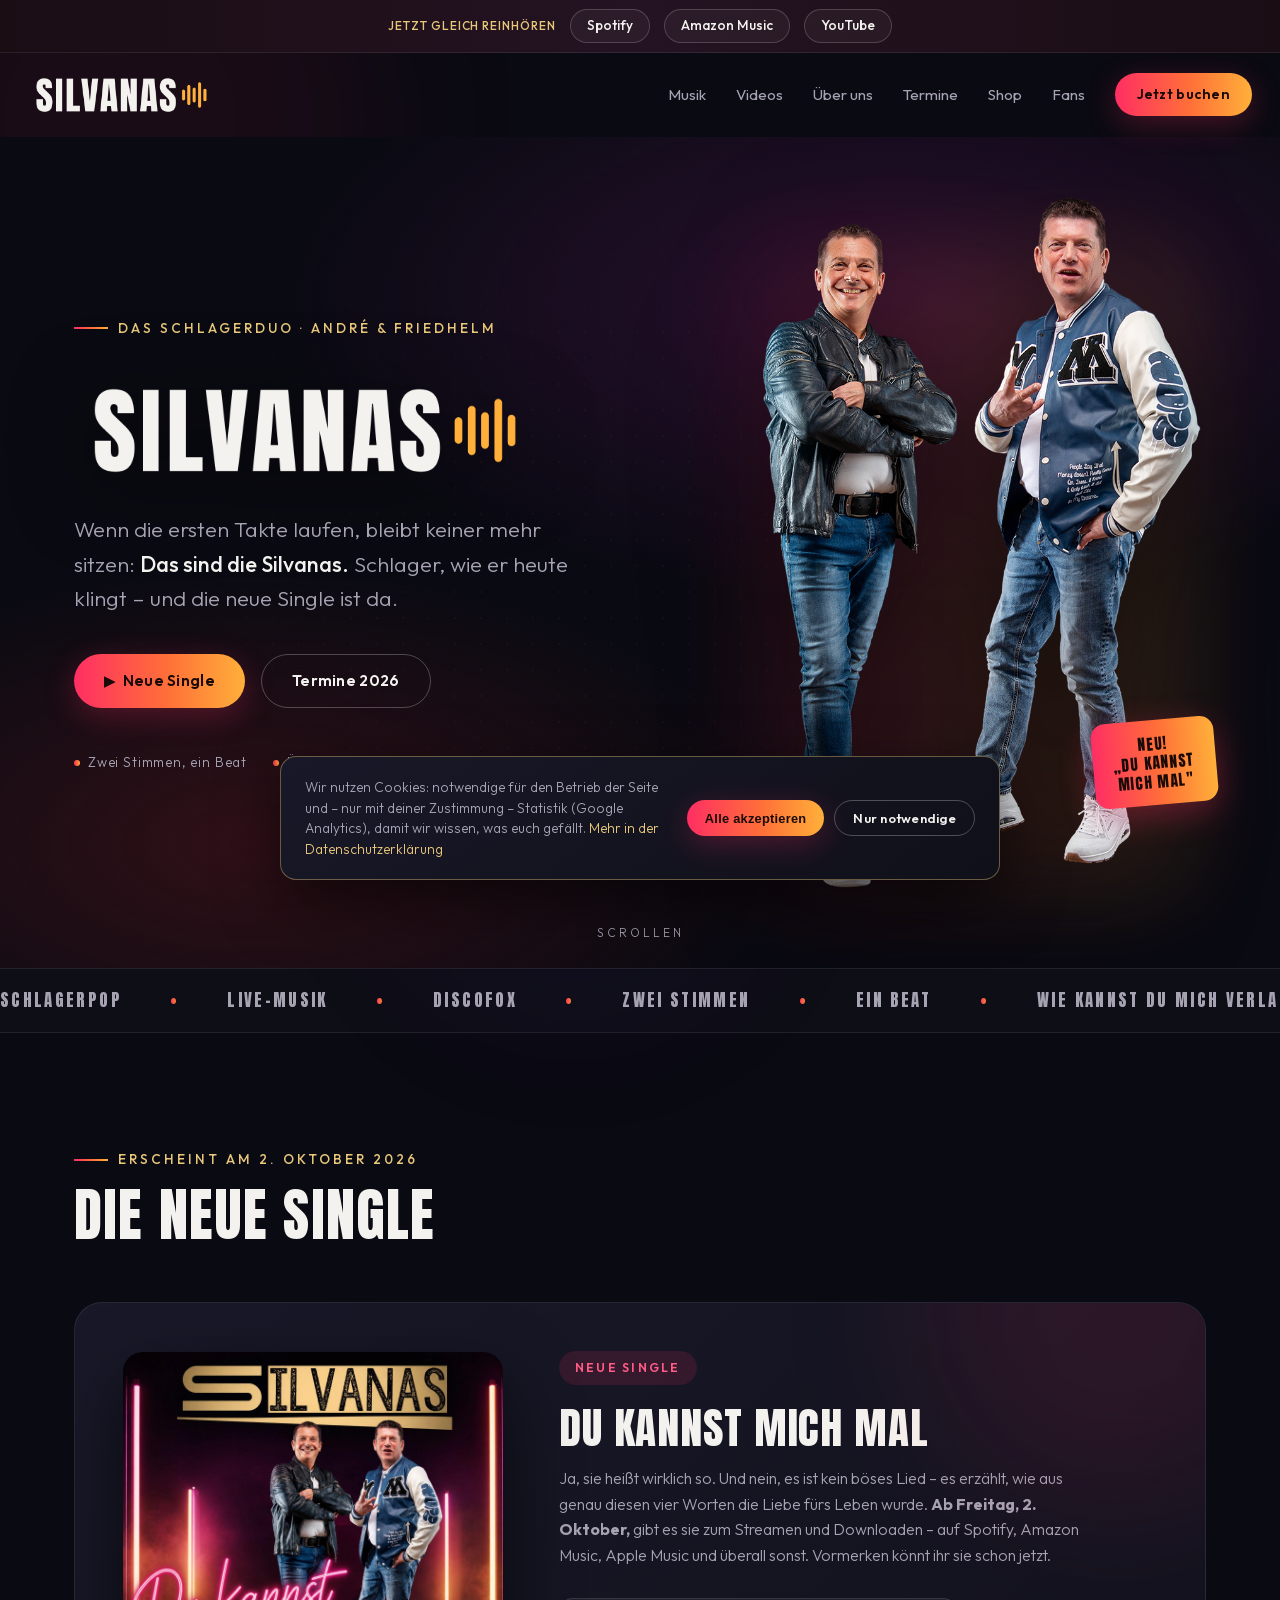
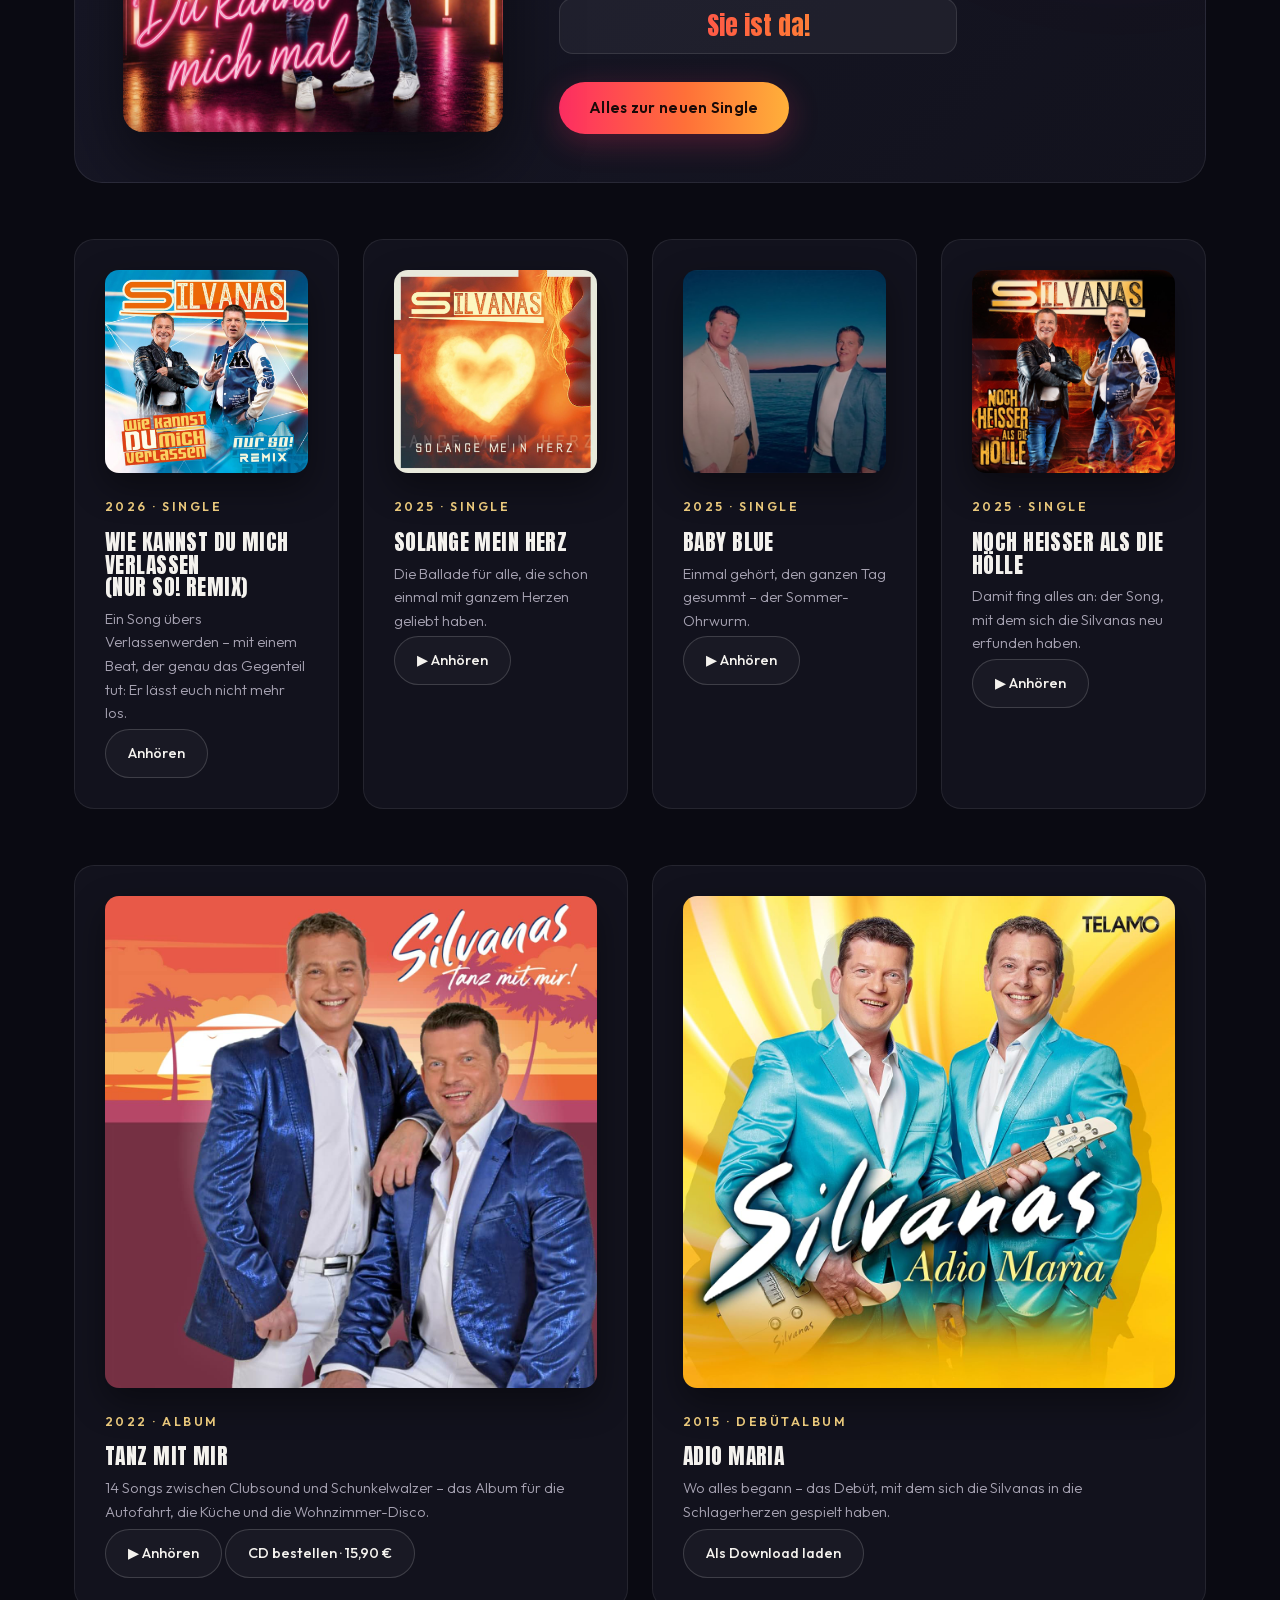
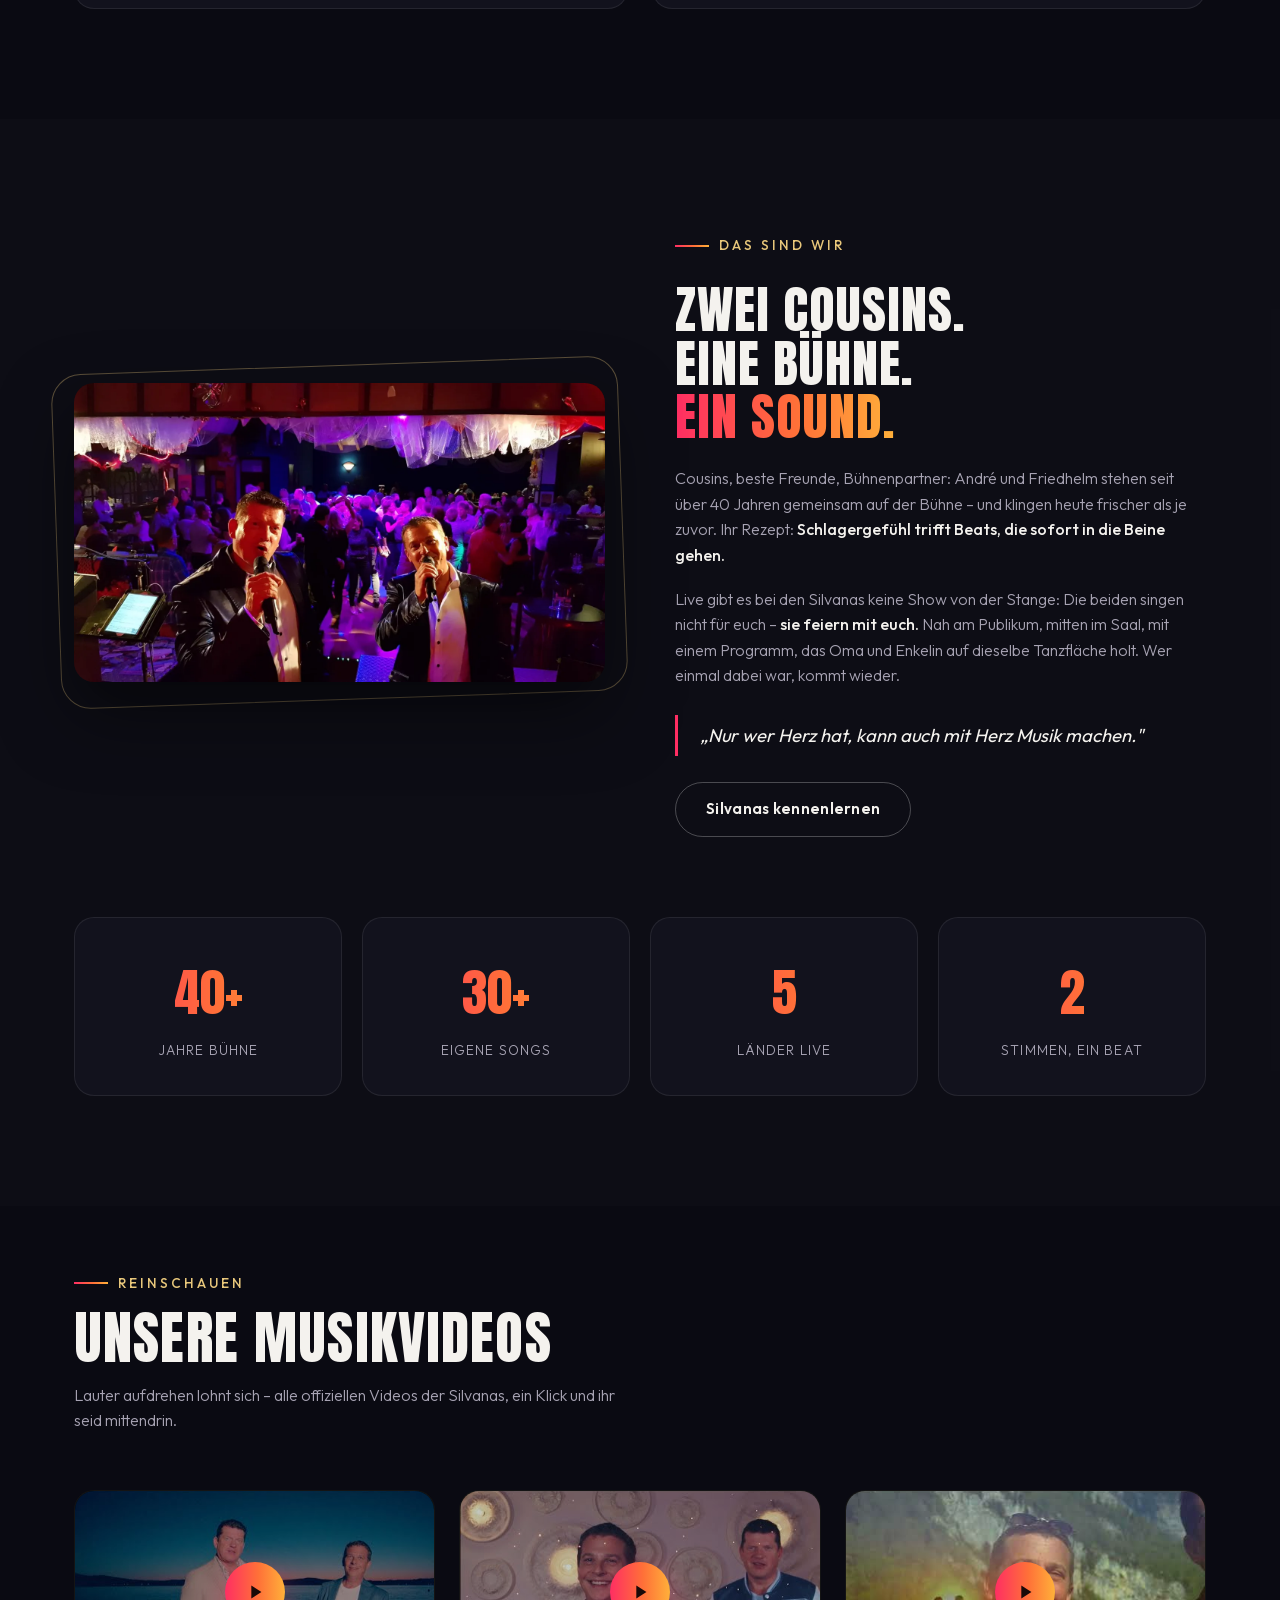
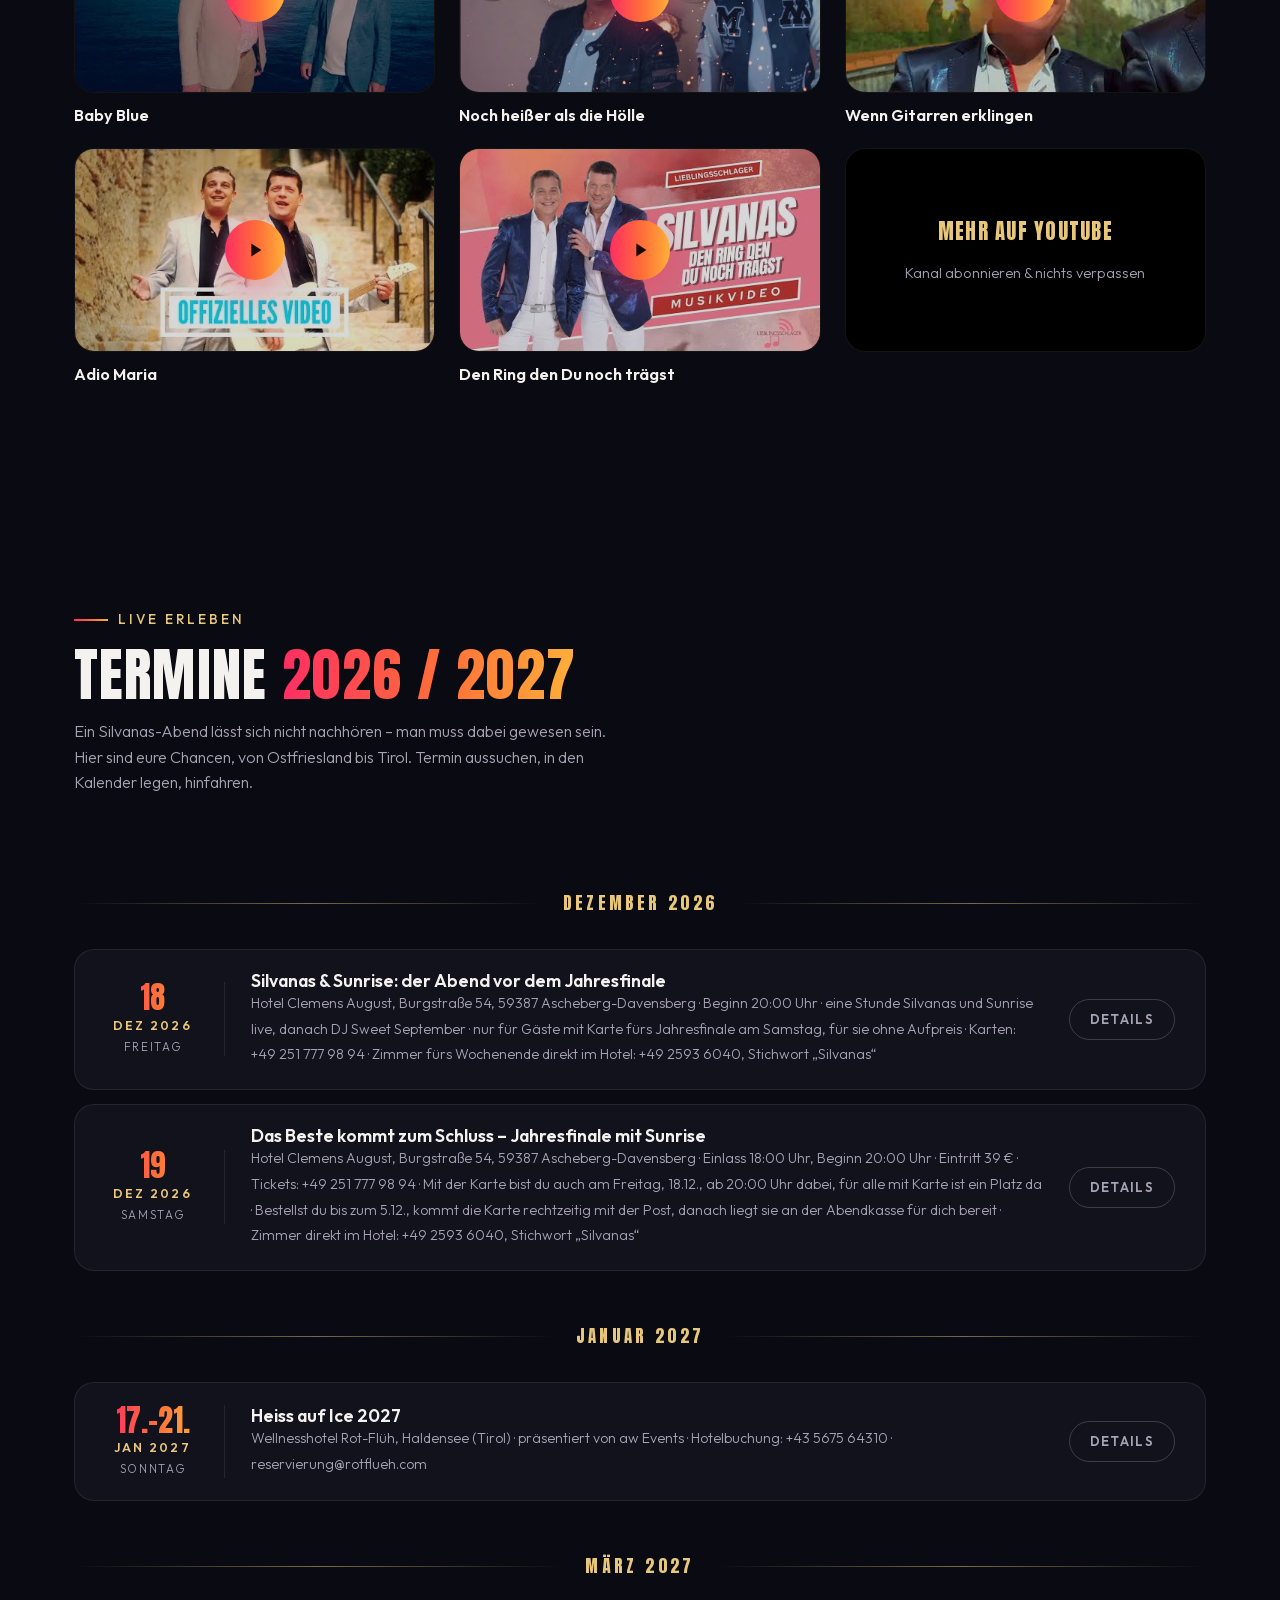
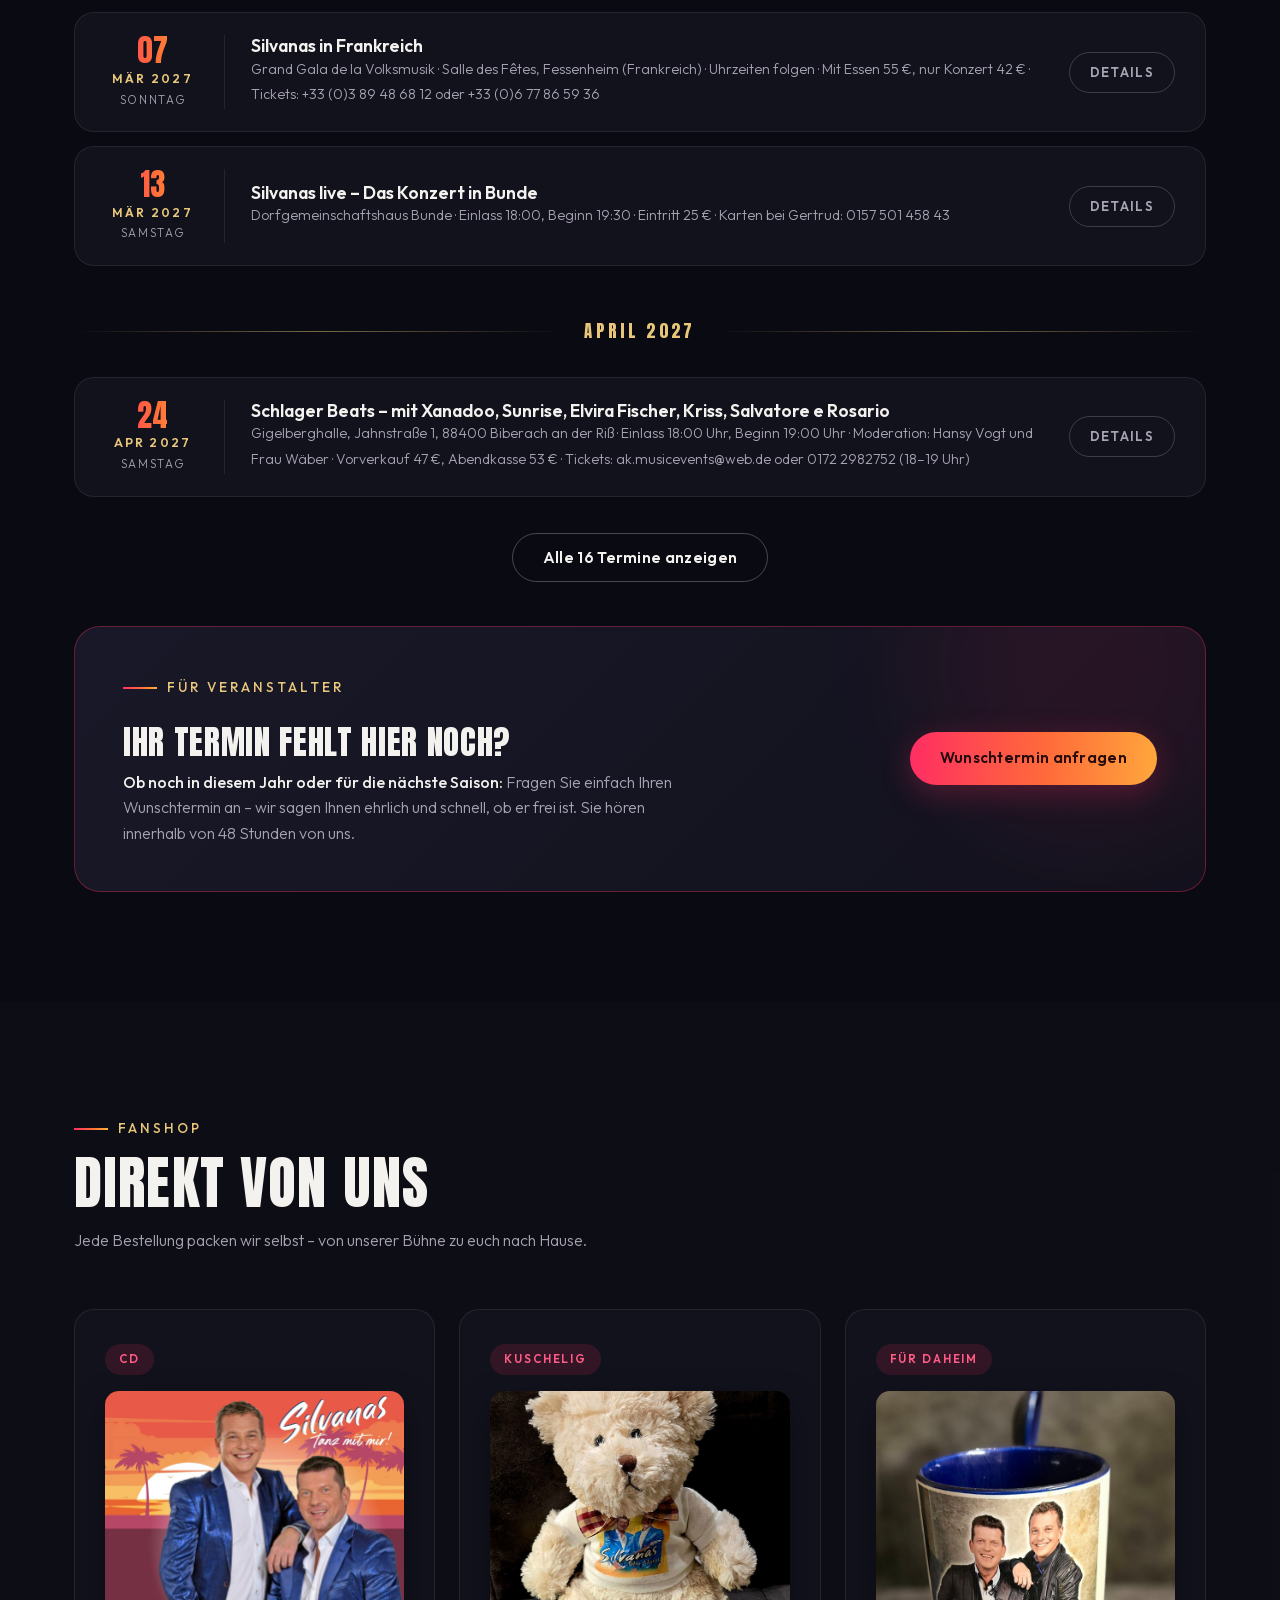
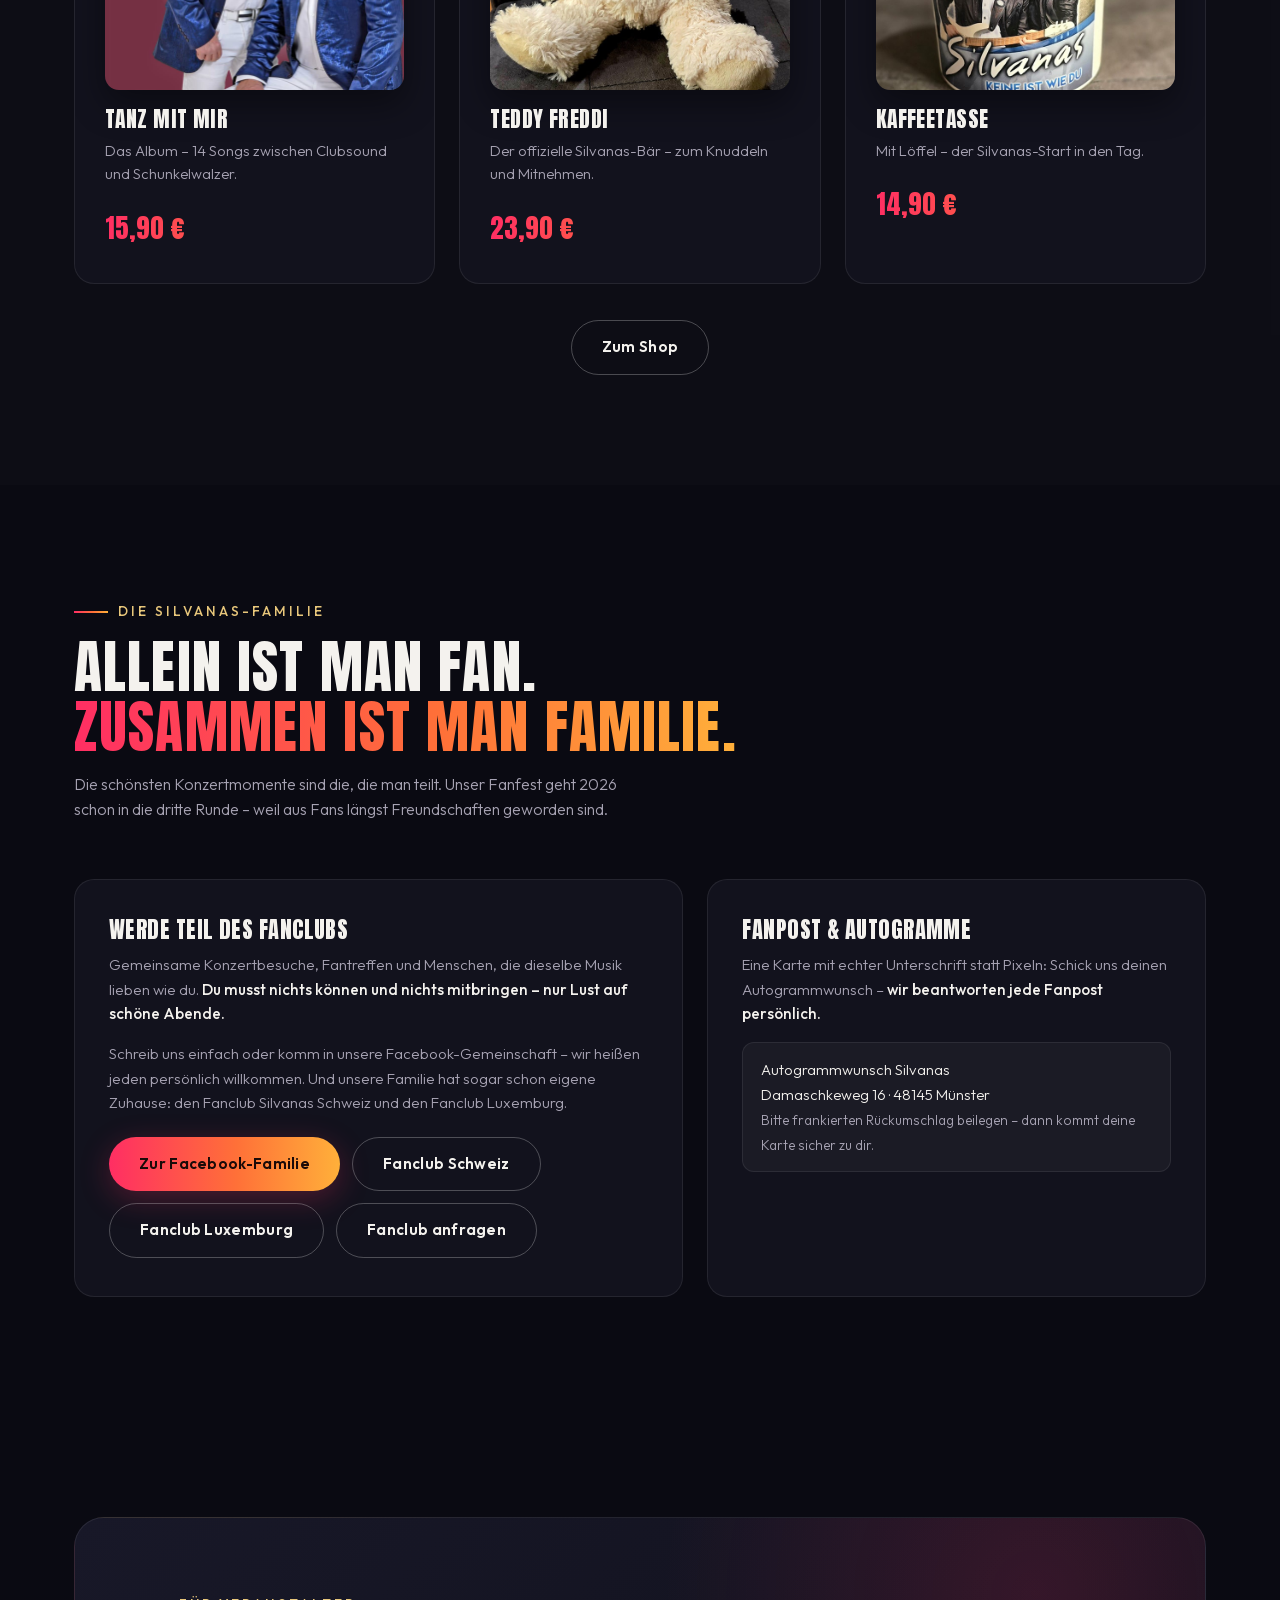
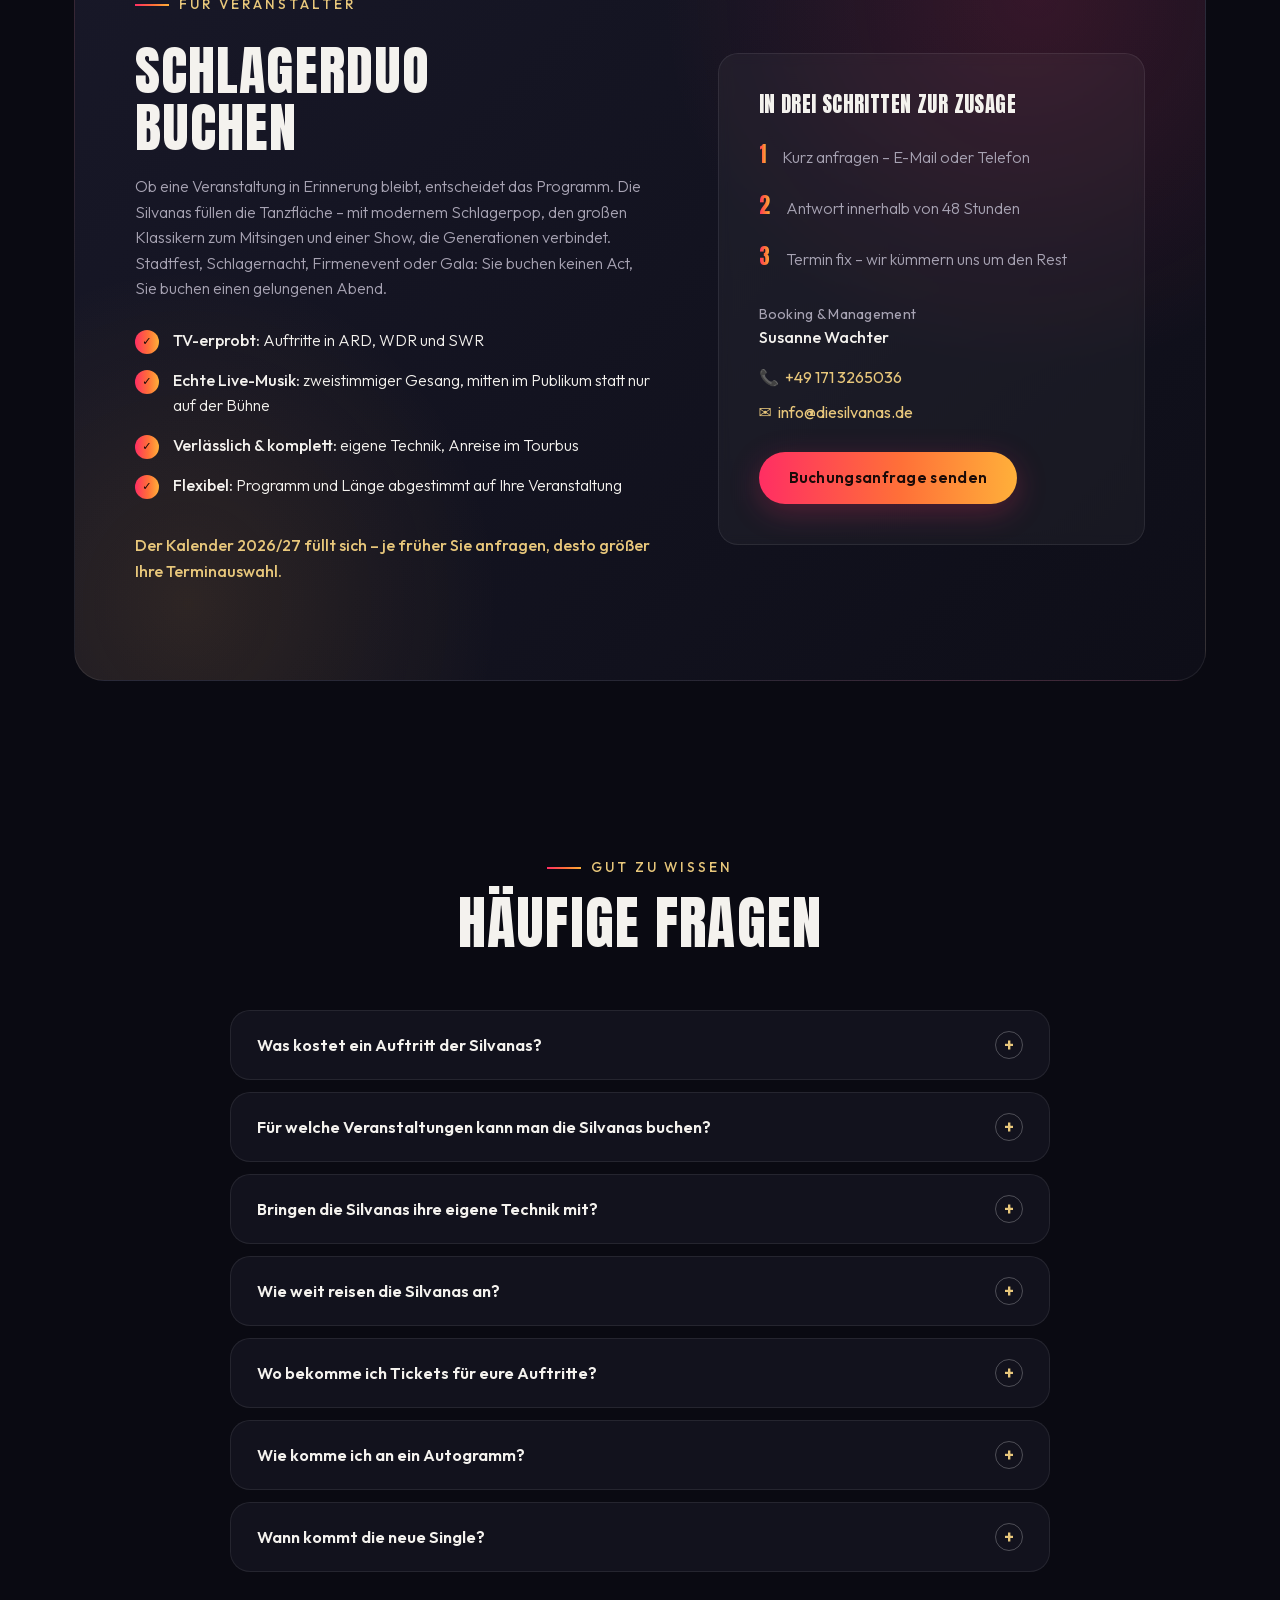
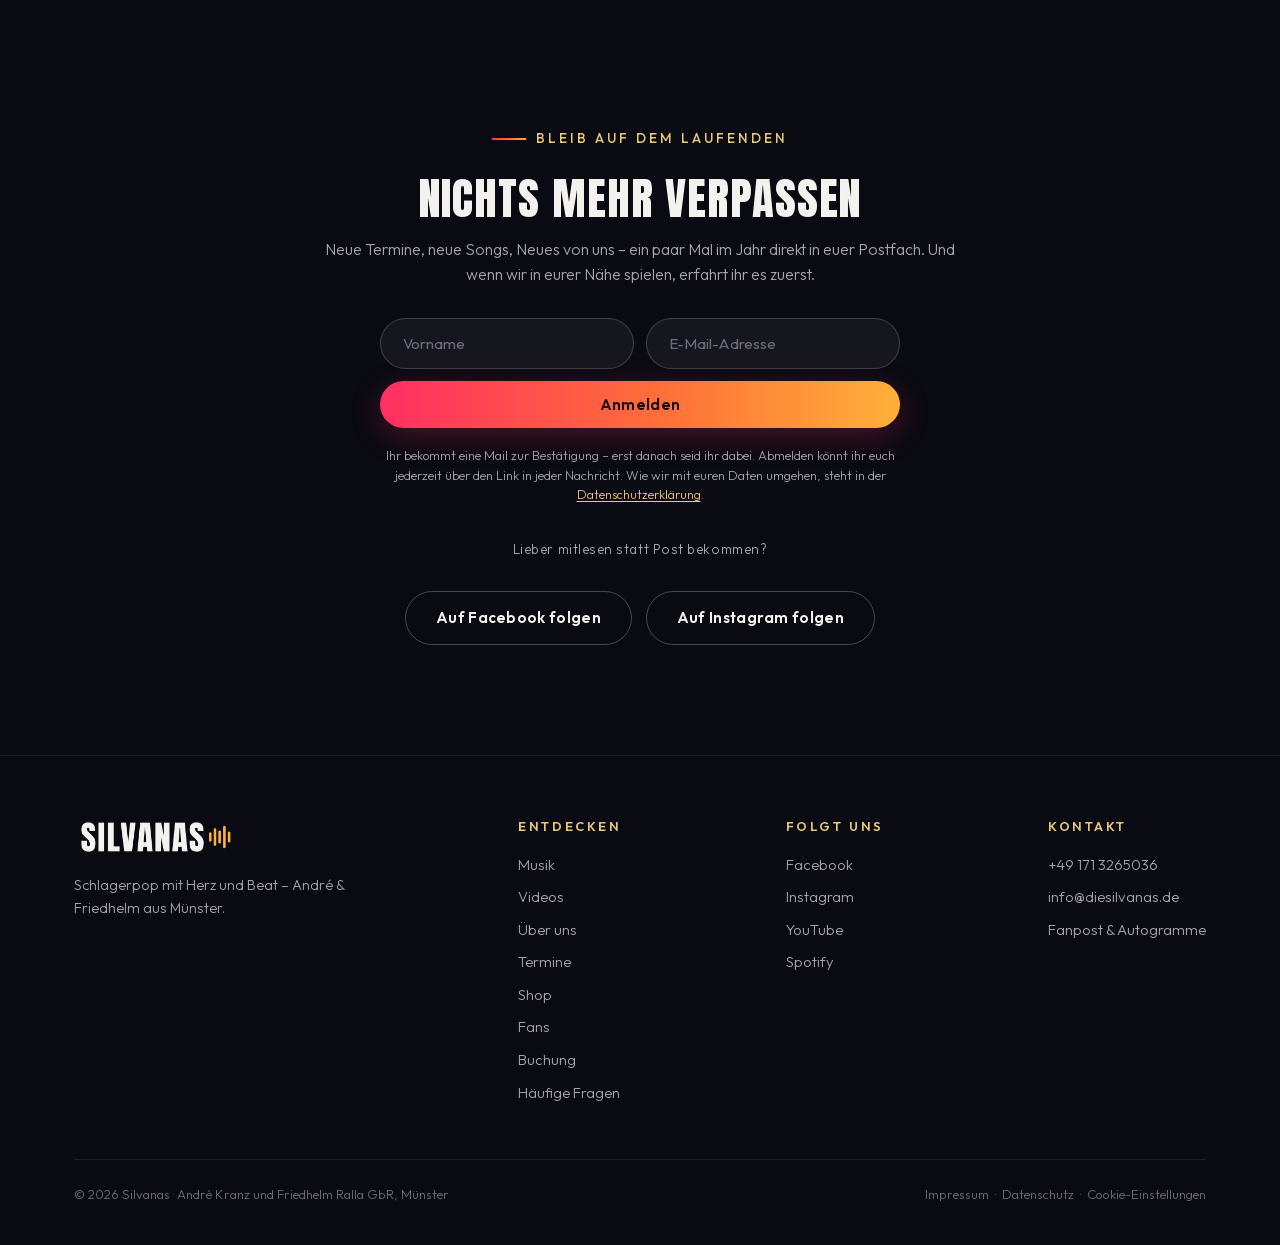
<file: index.html>
<!DOCTYPE html>
<html lang="de">
<head>
<meta charset="UTF-8">
<meta name="viewport" content="width=device-width, initial-scale=1.0">
<title>Silvanas – Schlagerduo aus Münster | Neue Single & Termine</title>
<meta name="description" content="Die Silvanas sind André & Friedhelm – das Schlagerduo für modernen Schlagerpop. Neue Single am 2. Oktober 2026, alle Termine & Booking.">
<link rel="canonical" href="https://www.silvanas.de/">
<link rel="icon" type="image/svg+xml" href="favicon.svg">
<link rel="icon" type="image/png" sizes="32x32" href="img/favicon-32.png">
<link rel="apple-touch-icon" href="img/favicon-180.png">
<!-- Beim Livegang: relative Pfade unten durch absolute URLs ersetzen (https://www.silvanas.de/...) -->
<meta property="og:type" content="website">
<meta property="og:title" content="Silvanas – Schlagerpop mit Herz & Beat">
<meta property="og:description" content="Die neue Single erscheint am 2. Oktober 2026. Alle Termine 2026/2027 & Booking.">
<meta property="og:image" content="https://www.silvanas.de/og-image.jpg?v=2">
<meta property="og:url" content="https://www.silvanas.de/">
<meta name="twitter:card" content="summary_large_image">
<link rel="stylesheet" href="fonts/fonts.css">
<style>
:root{
  --ink:#0a0a12;
  --panel:#12121d;
  --panel-2:#181828;
  --line:rgba(255,255,255,.08);
  --text:#f4f2ee;
  --muted:#a7a3b3;
  --heart:#ff2e63;
  --gold:#ffb03a;
  --champagne:#e8c77b;
  --grad:linear-gradient(90deg,#ff2e63 0%,#ff7038 55%,#ffb03a 100%);
  --radius:20px;
}
*{margin:0;padding:0;box-sizing:border-box}
html{scroll-behavior:smooth}
body{
  background:var(--ink);
  color:var(--text);
  font-family:'Outfit',system-ui,sans-serif;
  font-weight:300;
  line-height:1.6;
  overflow-x:hidden;
}
h1,h2,h3,.display{font-family:'Anton',Impact,sans-serif;font-weight:400;text-transform:uppercase;letter-spacing:.02em;line-height:1.05}
img{max-width:100%;display:block}
a{color:inherit;text-decoration:none}
.wrap{max-width:1180px;margin:0 auto;padding:0 24px}

/* ---------- Effekt: Glow-Orbs ---------- */
.orb{position:fixed;border-radius:50%;filter:blur(90px);opacity:.35;pointer-events:none;z-index:0}
.orb-1{width:520px;height:520px;background:#ff2e6333;top:-140px;left:-140px;animation:drift 18s ease-in-out infinite alternate}
.orb-2{width:420px;height:420px;background:#ffb03a2b;top:40vh;right:-160px;animation:drift 22s ease-in-out infinite alternate-reverse}
.orb-3{width:380px;height:380px;background:#7b2eff22;bottom:-120px;left:30vw;animation:drift 26s ease-in-out infinite alternate}
@keyframes drift{from{transform:translate(0,0) scale(1)}to{transform:translate(60px,40px) scale(1.15)}}

/* ---------- Fester Kopfbereich (Topbar + Nav bleiben beim Scrollen sichtbar) ---------- */
.site-head{position:sticky;top:0;z-index:60}

/* ---------- Streaming-Topbar ---------- */
.topbar{position:relative;z-index:51;background:linear-gradient(90deg,#1a0d14,#241322,#1a0d14);border-bottom:1px solid var(--line);padding:9px 0;font-size:.85rem}
.topbar .wrap{display:flex;align-items:center;justify-content:center;gap:14px;flex-wrap:wrap}
.topbar .lead{color:var(--champagne);font-weight:500;letter-spacing:.08em;text-transform:uppercase;font-size:.75rem}
.topbar a{padding:5px 16px;border-radius:999px;border:1px solid rgba(255,255,255,.18);color:var(--text);font-weight:500;transition:.25s;background:rgba(255,255,255,.04)}
.topbar a:hover{border-color:var(--champagne);color:var(--champagne)}

/* ---------- Navigation ---------- */
nav{position:relative;z-index:50;transition:.35s}
nav .bar{display:flex;align-items:center;justify-content:space-between;padding:18px 28px;max-width:1280px;margin:0 auto;position:relative;z-index:2}
nav::before{content:"";position:absolute;inset:0;background:rgba(10,10,18,.82);backdrop-filter:blur(14px);-webkit-backdrop-filter:blur(14px);border-bottom:1px solid var(--line);opacity:0;transition:.35s;pointer-events:none}
nav.scrolled::before{opacity:1}
.nav-links{display:flex;gap:30px;align-items:center;font-weight:400;font-size:.95rem}
.nav-links a{color:var(--muted);transition:.25s;position:relative}
.nav-links a:hover{color:var(--text)}
.nav-links a::after{content:"";position:absolute;left:0;bottom:-6px;width:0;height:2px;background:var(--grad);transition:.3s}
.nav-links a:hover::after{width:100%}
.nav-links a.btn-grad{color:#1a0a08}
.nav-links a.btn-grad:hover{color:#1a0a08}
.nav-links a.btn-grad::after{display:none}
.btn{display:inline-flex;align-items:center;gap:10px;padding:14px 30px;border-radius:999px;font-weight:600;font-size:.95rem;letter-spacing:.02em;transition:.3s;border:none;cursor:pointer}
.btn-grad{background:var(--grad);color:#1a0a08;box-shadow:0 8px 30px #ff2e6340}
.btn-grad:hover{transform:translateY(-2px);box-shadow:0 14px 40px #ff2e6360}
.btn-ghost{border:1px solid rgba(255,255,255,.25);color:var(--text);background:transparent;font-family:'Outfit',sans-serif}
.btn-ghost:hover{border-color:var(--champagne);color:var(--champagne)}
.btn-nav{padding:10px 22px;font-size:.88rem}
.burger{display:none;background:none;border:none;cursor:pointer;z-index:60}
.burger span{display:block;width:26px;height:2px;background:var(--text);margin:6px 0;transition:.3s}

/* ---------- Logo ---------- */
.logo{display:flex;align-items:center;gap:12px}
.logo svg{height:44px;width:auto}

/* ---------- Hero ---------- */
header{position:relative;min-height:calc(100svh - 120px);display:flex;align-items:center;overflow:hidden;z-index:1}
.hero-bg{position:absolute;inset:0;background:
  radial-gradient(ellipse 80% 60% at 70% 20%,#2a1030 0%,transparent 60%),
  radial-gradient(ellipse 70% 55% at 20% 85%,#301017 0%,transparent 60%),
  var(--ink)}
.hero-noise{position:absolute;inset:0;opacity:.5;background-image:radial-gradient(rgba(255,255,255,.05) 1px,transparent 1px);background-size:26px 26px;mask-image:radial-gradient(ellipse at center,black 30%,transparent 75%)}
.hero-grid{display:grid;grid-template-columns:1.15fr .85fr;gap:40px;align-items:center;padding:60px 24px 80px;position:relative}
.kicker{display:inline-flex;align-items:center;gap:10px;font-size:.85rem;font-weight:500;letter-spacing:.22em;text-transform:uppercase;color:var(--champagne);margin-bottom:26px}
.kicker::before{content:"";width:34px;height:2px;background:var(--grad)}
.hero h1{font-size:clamp(4rem,11vw,9.5rem);margin-bottom:10px}
.hero h1 .grad-text{background:var(--grad);-webkit-background-clip:text;background-clip:text;color:transparent}
.hero .sub{font-size:clamp(1.05rem,2vw,1.35rem);color:var(--muted);max-width:520px;margin:22px 0 38px;font-weight:300}
.hero .sub b{color:var(--text);font-weight:500}
.hero-ctas{display:flex;gap:16px;flex-wrap:wrap;margin-bottom:44px}
.hero-badges{display:flex;gap:26px;flex-wrap:wrap;color:var(--muted);font-size:.85rem;letter-spacing:.06em}
.hero-badges span{display:flex;align-items:center;gap:8px}
.hero-badges i{width:6px;height:6px;border-radius:50%;background:var(--grad);display:inline-block}
.hero-img{position:relative;text-align:center}
.hero-img::before{content:"";position:absolute;inset:8% 4% 0 4%;background:var(--grad);border-radius:32px;opacity:.16;filter:blur(50px);animation:pulse-glow 4s ease-in-out infinite}
@keyframes pulse-glow{0%,100%{opacity:.14;transform:scale(1)}50%{opacity:.26;transform:scale(1.04)}}
.hero-img img{position:relative;z-index:2;filter:drop-shadow(0 30px 60px rgba(0,0,0,.6))}
.burst{position:absolute;bottom:12%;right:-2%;z-index:3;background:var(--grad);color:#1a0a08;font-family:'Anton';font-size:.95rem;letter-spacing:.05em;line-height:1.25;padding:14px 20px;border-radius:14px;transform:rotate(-5deg);box-shadow:0 10px 34px #ff2e6355;text-transform:uppercase;text-align:center;animation:wiggle 3.4s ease-in-out infinite}
@keyframes wiggle{0%,100%{transform:rotate(-5deg)}50%{transform:rotate(-1deg)}}
/* Equalizer */
.eq{position:absolute;bottom:-8px;left:50%;transform:translateX(-50%);display:flex;gap:5px;align-items:flex-end;height:46px;z-index:1;opacity:.9}
.eq b{width:5px;border-radius:3px;background:var(--grad);animation:eq 1.1s ease-in-out infinite}
.eq b:nth-child(2n){animation-duration:.9s;animation-delay:.15s}
.eq b:nth-child(3n){animation-duration:1.3s;animation-delay:.3s}
.eq b:nth-child(5n){animation-duration:.8s;animation-delay:.05s}
@keyframes eq{0%,100%{height:18%}50%{height:100%}}
.scroll-hint{position:absolute;bottom:26px;left:50%;transform:translateX(-50%);color:var(--muted);font-size:.75rem;letter-spacing:.25em;text-transform:uppercase;animation:bob 2.2s ease-in-out infinite}
@keyframes bob{0%,100%{transform:translate(-50%,0)}50%{transform:translate(-50%,8px)}}

/* Einmaliger Auftritt beim Laden: Hero-Elemente treten nacheinander auf */
@keyframes heroUp{from{opacity:0;transform:translateY(28px)}to{opacity:1;transform:none}}
.hero > *{opacity:0;animation:heroUp .8s cubic-bezier(.2,.6,.2,1) forwards}
.hero > *:nth-child(1){animation-delay:.15s}
.hero > *:nth-child(2){animation-delay:.3s}
.hero > *:nth-child(3){animation-delay:.45s}
.hero > *:nth-child(4){animation-delay:.6s}
.hero > *:nth-child(5){animation-delay:.75s}
.hero-img{opacity:0;animation:heroUp 1s cubic-bezier(.2,.6,.2,1) .5s forwards}

/* Puls-Linie im Logo zeichnet sich einmal wie ein Herzschlag */
.logo svg polyline{stroke-dasharray:420;stroke-dashoffset:420;animation:pulseDraw 1.6s ease-out .4s forwards}
@keyframes pulseDraw{to{stroke-dashoffset:0}}

/* ---------- Event-Popup (dezente Karte unten rechts, erscheint verzögert) ---------- */
.promo-veil{position:fixed;inset:0;z-index:64;background:rgba(6,6,12,.6);backdrop-filter:blur(5px);-webkit-backdrop-filter:blur(5px);display:flex;align-items:center;justify-content:center;padding:20px;opacity:0;transition:opacity .4s}
.promo-veil.show{opacity:1}
.promo-pop{position:relative;width:380px;max-width:calc(100vw - 32px);max-height:calc(100svh - 48px);overflow-y:auto;background:linear-gradient(145deg,#181828,#101019);border:1px solid rgba(232,199,123,.4);border-radius:18px;padding:18px;display:flex;flex-direction:column;gap:14px;box-shadow:0 30px 90px rgba(0,0,0,.7);transform:translateY(24px) scale(.97);transition:transform .45s cubic-bezier(.2,.6,.2,1)}
.promo-veil.show .promo-pop{transform:none}
.promo-close{position:absolute;top:12px;right:12px;z-index:2;width:32px;height:32px;border-radius:50%;border:1px solid rgba(255,255,255,.25);background:rgba(10,10,18,.6);color:var(--text);font-size:.9rem;cursor:pointer;transition:.25s;line-height:1}
.promo-close:hover{border-color:var(--heart);color:var(--heart)}
.promo-flyer{display:block;width:100%}
.promo-flyer img{width:100%;border-radius:12px;border:1px solid var(--line)}
.promo-kicker{display:block;font-size:.68rem;letter-spacing:.2em;text-transform:uppercase;color:var(--champagne);font-weight:600;margin-bottom:7px}
.promo-title{font-family:'Anton';font-size:1.4rem;text-transform:uppercase;line-height:1.12;background:var(--grad);-webkit-background-clip:text;background-clip:text;color:transparent;margin-bottom:7px}
.promo-meta{color:var(--muted);font-size:.85rem;line-height:1.55;margin-bottom:12px}
.promo-meta b{color:var(--text);font-weight:500}
.promo-count{display:flex;gap:8px;margin-bottom:14px}
.promo-box{flex:1;background:rgba(255,255,255,.05);border:1px solid var(--line);border-radius:10px;padding:7px 6px;text-align:center}
.promo-box .n{font-family:'Anton';font-size:1.3rem;background:var(--grad);-webkit-background-clip:text;background-clip:text;color:transparent;line-height:1}
.promo-box .l{font-size:.55rem;letter-spacing:.1em;text-transform:uppercase;color:var(--muted);margin-top:4px;font-weight:600}
.promo-heute{font-family:'Anton';font-size:1.4rem;background:var(--grad);-webkit-background-clip:text;background-clip:text;color:transparent;text-transform:uppercase}
.promo-ctas{display:flex;gap:9px;flex-wrap:wrap}
.promo-ctas .btn{padding:9px 18px;font-size:.82rem}
@media (max-width:560px){
  .promo-pop{width:340px}
}

/* ---------- Cookie-Banner ---------- */
.cookie-bar{position:fixed;left:50%;bottom:20px;transform:translate(-50%,20px);z-index:80;width:min(720px,calc(100vw - 32px));background:linear-gradient(145deg,#181828,#101019);border:1px solid rgba(232,199,123,.4);border-radius:16px;padding:20px 24px;display:flex;align-items:center;gap:20px;box-shadow:0 20px 60px rgba(0,0,0,.6);opacity:0;transition:.4s}
.cookie-bar.show{opacity:1;transform:translate(-50%,0)}
.cookie-bar p{color:var(--muted);font-size:.85rem;line-height:1.5;margin:0;flex:1}
.cookie-bar a{color:var(--champagne)}
.cookie-btns{display:flex;gap:10px;flex-wrap:wrap}
.cookie-btns .btn{padding:9px 18px;font-size:.8rem;white-space:nowrap}
@media (max-width:640px){.cookie-bar{flex-direction:column;align-items:stretch;text-align:center}.cookie-btns{justify-content:center}}

/* Nach-oben-Button */
.to-top{position:fixed;right:26px;bottom:26px;z-index:55;width:52px;height:52px;border-radius:50%;background:var(--grad);border:none;cursor:pointer;display:flex;align-items:center;justify-content:center;box-shadow:0 10px 30px #ff2e6350;opacity:0;transform:translateY(16px);pointer-events:none;transition:.35s}
.to-top.show{opacity:1;transform:none;pointer-events:auto}
.to-top:hover{transform:translateY(-3px);box-shadow:0 14px 38px #ff2e6370}
.to-top svg{display:block}

/* Barrierefreiheit: reduzierte Bewegung respektieren */
@media (prefers-reduced-motion: reduce){
  *,*::before,*::after{animation-duration:.01ms !important;animation-iteration-count:1 !important;transition-duration:.01ms !important}
  .hero > *,.hero-img{opacity:1}
}

/* ---------- Marquee ---------- */
.marquee{border-top:1px solid var(--line);border-bottom:1px solid var(--line);padding:18px 0;overflow:hidden;background:rgba(255,255,255,.02);position:relative;z-index:1}
.marquee-track{display:flex;gap:48px;white-space:nowrap;animation:scrollx 28s linear infinite;width:max-content}
.marquee-track span{font-family:'Anton';text-transform:uppercase;font-size:1.05rem;letter-spacing:.14em;color:var(--muted)}
.marquee-track span.hot{background:var(--grad);-webkit-background-clip:text;background-clip:text;color:transparent}
@keyframes scrollx{from{transform:translateX(0)}to{transform:translateX(-50%)}}

/* ---------- Sections ---------- */
section{position:relative;padding:110px 0;z-index:1}
.sec-head{margin-bottom:56px}
.sec-head .kicker{margin-bottom:14px}
.sec-head h2{font-size:clamp(2.2rem,5vw,3.6rem)}
.sec-head p{color:var(--muted);max-width:560px;margin-top:14px}

/* Reveal */
.reveal{opacity:0;transform:translateY(36px);transition:opacity .8s cubic-bezier(.2,.6,.2,1),transform .8s cubic-bezier(.2,.6,.2,1)}
.reveal.in{opacity:1;transform:none}
.reveal.d1{transition-delay:.1s}.reveal.d2{transition-delay:.2s}.reveal.d3{transition-delay:.3s}

/* ---------- Single ---------- */
.single-card{display:grid;grid-template-columns:380px 1fr;gap:56px;align-items:center;background:linear-gradient(135deg,var(--panel-2),var(--panel));border:1px solid var(--line);border-radius:calc(var(--radius) + 8px);padding:48px;position:relative;overflow:hidden}
.single-card::before{content:"";position:absolute;top:-40%;right:-10%;width:400px;height:400px;background:#ff2e6318;border-radius:50%;filter:blur(70px)}
.cover{position:relative;border-radius:var(--radius);overflow:hidden;box-shadow:0 30px 70px rgba(0,0,0,.55);transition:.4s}
.cover:hover{transform:scale(1.025) rotate(-.5deg)}
.cover img{width:100%}
.cover .play{position:absolute;inset:0;display:flex;align-items:center;justify-content:center;background:rgba(10,10,18,.25);opacity:0;transition:.3s}
.cover:hover .play{opacity:1}
.play-btn{width:74px;height:74px;border-radius:50%;background:var(--grad);display:flex;align-items:center;justify-content:center;box-shadow:0 10px 40px #ff2e6380}
.play-btn svg{margin-left:5px}
.single-info .tag{display:inline-block;padding:7px 16px;border-radius:999px;background:#ff2e6322;color:#ff5c85;font-size:.78rem;font-weight:600;letter-spacing:.18em;text-transform:uppercase;margin-bottom:20px}
.single-info h3{font-size:clamp(1.8rem,3.4vw,2.7rem);margin-bottom:16px}
.single-info p{color:var(--muted);max-width:520px;margin-bottom:30px}
.platforms{display:flex;gap:12px;flex-wrap:wrap}
.chip{display:inline-flex;align-items:center;gap:9px;padding:12px 22px;border-radius:999px;border:1px solid rgba(255,255,255,.16);font-size:.9rem;font-weight:500;transition:.3s;background:rgba(255,255,255,.03)}
.chip:hover{border-color:var(--champagne);transform:translateY(-2px);background:rgba(255,255,255,.06)}
.sp-embed{width:100%;max-width:520px;border:0;border-radius:14px;margin-top:24px;display:block}
.cover.geheim{cursor:default}
.cover.geheim:hover{transform:none}
.cover .geheim-tafel{position:absolute;inset:0;display:flex;flex-direction:column;align-items:center;justify-content:center;gap:10px;text-align:center;padding:24px;background:rgba(10,10,18,.28)}
.cover .geheim-tafel .frage{font-family:'Anton',Impact,sans-serif;font-size:clamp(6rem,18vw,9rem);line-height:1;color:rgba(255,255,255,.22);text-shadow:0 0 40px rgba(255,46,99,.6)}
.cover .geheim-tafel .wann{display:inline-block;padding:9px 16px;border-radius:999px;background:rgba(10,10,18,.72);border:1px solid rgba(255,255,255,.14);font-size:.82rem;font-weight:600;letter-spacing:.08em;color:var(--champagne)}
.countdown{display:grid;grid-template-columns:repeat(4,minmax(64px,92px));gap:10px;margin:6px 0 28px}
.countdown div{background:rgba(255,255,255,.05);border:1px solid rgba(255,255,255,.10);border-radius:14px;padding:14px 6px 10px;text-align:center}
.countdown b{display:block;font-family:'Anton',Impact,sans-serif;font-weight:400;font-size:clamp(1.9rem,4vw,2.6rem);line-height:1;background:var(--grad);-webkit-background-clip:text;background-clip:text;color:transparent}
.countdown span{display:block;margin-top:6px;font-size:.7rem;letter-spacing:.16em;text-transform:uppercase;color:var(--muted)}
.tracks.singles{grid-template-columns:repeat(4,1fr)}
@media(max-width:1000px){.tracks.singles{grid-template-columns:repeat(2,1fr)}}

/* ---------- Musik-Grid ---------- */
.tracks{display:grid;grid-template-columns:repeat(3,1fr);gap:24px}
.track{background:var(--panel);border:1px solid var(--line);border-radius:var(--radius);padding:30px;transition:.35s;position:relative;overflow:hidden}
.track::after{content:"";position:absolute;left:0;bottom:0;height:3px;width:0;background:var(--grad);transition:.4s}
.track:hover{transform:translateY(-6px);border-color:rgba(255,255,255,.16)}
.track:hover::after{width:100%}
.track .t-cover{width:100%;aspect-ratio:1;object-fit:cover;border-radius:14px;margin-bottom:20px;box-shadow:0 14px 34px rgba(0,0,0,.4);transition:.35s}
.track:hover .t-cover{transform:scale(1.03)}
.track .year{font-size:.78rem;letter-spacing:.2em;color:var(--champagne);text-transform:uppercase;font-weight:600}
.track h3{font-size:1.35rem;margin:12px 0 8px}
.track p{color:var(--muted);font-size:.92rem}

/* ---------- Über / Stats ---------- */
.about{display:grid;grid-template-columns:1fr 1fr;gap:70px;align-items:center}
.about-img{position:relative}
.about-img::before{content:"";position:absolute;inset:-18px;border:1px solid rgba(232,199,123,.35);border-radius:calc(var(--radius) + 10px);transform:rotate(-2deg)}
.about-img img{border-radius:var(--radius);position:relative;box-shadow:0 30px 70px rgba(0,0,0,.5);width:100%;height:auto;background:radial-gradient(ellipse at top,#2a1030,#12121d)}
.about-txt h2{font-size:clamp(2rem,4.4vw,3.2rem);margin-bottom:22px}
.about-txt p{color:var(--muted);margin-bottom:18px}
.about-txt p b{color:var(--text);font-weight:500}
.quote{border-left:3px solid;border-image:var(--grad) 1;padding:6px 0 6px 22px;margin:26px 0;font-size:1.15rem;font-weight:400;color:var(--text);font-style:italic}
.stats{display:grid;grid-template-columns:repeat(4,1fr);gap:20px;margin-top:80px}
.stat{text-align:center;padding:34px 16px;background:var(--panel);border:1px solid var(--line);border-radius:var(--radius);transition:.3s}
.stat:hover{border-color:rgba(232,199,123,.4)}
.stat .num{font-family:'Anton';font-size:clamp(2.2rem,4vw,3.2rem);background:var(--grad);-webkit-background-clip:text;background-clip:text;color:transparent}
.stat .lbl{color:var(--muted);font-size:.85rem;letter-spacing:.08em;text-transform:uppercase;margin-top:6px}

/* ---------- Termine ---------- */
.month-div{display:flex;align-items:center;gap:20px;margin:38px 0 18px;color:var(--champagne);font-family:'Anton';font-size:1.05rem;letter-spacing:.2em;text-transform:uppercase}
.month-div::before,.month-div::after{content:"";flex:1;height:1px;background:linear-gradient(90deg,transparent,rgba(232,199,123,.5),transparent)}
.gigs{display:flex;flex-direction:column;gap:14px}
.gig{background:var(--panel);border:1px solid var(--line);border-radius:var(--radius);transition:.3s;overflow:hidden}
.gig:hover{border-color:rgba(255,46,99,.45);background:var(--panel-2)}
.gig-head{display:grid;grid-template-columns:120px 1fr auto;gap:26px;align-items:center;padding:22px 30px;cursor:pointer}
.gig .date{text-align:center;border-right:1px solid var(--line);padding-right:24px}
.gig .date .d,.gig .date .m,.gig .date .wd{display:block}
.gig .date .d{font-family:'Anton';font-size:1.9rem;line-height:1;background:var(--grad);-webkit-background-clip:text;background-clip:text;color:transparent}
.gig .date .m{color:var(--champagne);font-size:.78rem;letter-spacing:.18em;text-transform:uppercase;font-weight:600;margin-top:3px}
.gig .date .wd{color:var(--muted);font-size:.72rem;letter-spacing:.14em;text-transform:uppercase;margin-top:2px}
.gig h3{font-size:1.1rem;font-family:'Outfit';font-weight:600;text-transform:none;letter-spacing:0}
.gig .loc{color:var(--muted);font-size:.88rem;margin-top:3px}
.gig .toggle{color:var(--muted);font-size:.82rem;letter-spacing:.1em;text-transform:uppercase;font-weight:600;border:1px solid rgba(255,255,255,.18);border-radius:999px;padding:9px 20px;transition:.25s;white-space:nowrap}
.gig-head:hover .toggle{border-color:var(--champagne);color:var(--champagne)}
.gig-detail{max-height:0;overflow:hidden;transition:max-height .45s ease}
.gig.open .gig-detail{max-height:680px}
.gig-detail-inner{padding:4px 30px 26px;border-top:1px solid var(--line);display:flex;flex-direction:column;gap:18px}
.gig-meta{display:flex;gap:28px;flex-wrap:wrap;color:var(--muted);font-size:.92rem;padding-top:18px}
.gig-meta b{color:var(--text);font-weight:500}
.gig-count{font-family:'Anton';font-size:.95rem;letter-spacing:.08em;color:var(--champagne);text-transform:uppercase}
.gig-flyer{display:inline-flex;align-items:center;gap:16px;text-decoration:none}
.gig-flyer img{height:150px;width:auto;border-radius:12px;border:1px solid var(--line);transition:.3s}
.gig-flyer:hover img{transform:scale(1.04);border-color:var(--champagne)}
.gig-flyer span{color:var(--champagne);font-size:.85rem;font-weight:600;letter-spacing:.08em;text-transform:uppercase}
.gig-actions{display:flex;gap:10px;flex-wrap:wrap}
.act{display:inline-flex;align-items:center;gap:8px;padding:10px 18px;border-radius:999px;border:1px solid rgba(255,255,255,.16);font-size:.82rem;font-weight:500;transition:.25s;background:rgba(255,255,255,.03);cursor:pointer;color:var(--text)}
.act:hover{border-color:var(--champagne);color:var(--champagne);transform:translateY(-2px)}
.act.cal{border-color:rgba(255,46,99,.4)}
.act.tix{background:var(--grad);border:none;color:#14060b;font-weight:700}
.act.tix:hover{color:#14060b;filter:brightness(1.1);transform:translateY(-2px)}
.gig.geteilt{border-color:rgba(232,199,123,.8);box-shadow:0 0 0 2px rgba(232,199,123,.35),0 12px 40px rgba(255,46,99,.15)}
.gigs-more{text-align:center;margin-top:36px}
/* Veranstalter-CTA in der Termin-Sektion */
.gig-cta{margin-top:44px;background:linear-gradient(135deg,var(--panel-2),var(--panel));border:1px solid rgba(255,46,99,.35);border-radius:calc(var(--radius) + 6px);padding:44px 48px;display:grid;grid-template-columns:1fr auto;gap:30px;align-items:center;position:relative;overflow:hidden}
.gig-cta::before{content:"";position:absolute;top:-50%;right:-5%;width:340px;height:340px;background:#ff2e6315;border-radius:50%;filter:blur(60px)}
.gig-cta h3{font-size:clamp(1.5rem,3vw,2.1rem);margin-bottom:10px}
.gig-cta p{color:var(--muted);max-width:560px}
.gig-cta p b{color:var(--text);font-weight:500}
/* Fanclub */
.fan-grid{display:grid;grid-template-columns:1.1fr .9fr;gap:24px}
.fan-card{background:var(--panel);border:1px solid var(--line);border-radius:var(--radius);padding:38px 34px;transition:.35s;position:relative;overflow:hidden}
.fan-card::after{content:"";position:absolute;left:0;bottom:0;height:3px;width:0;background:var(--grad);transition:.4s}
.fan-card:hover{transform:translateY(-6px);border-color:rgba(232,199,123,.4)}
.fan-card:hover::after{width:100%}
.fan-card h3{font-size:1.4rem;margin-bottom:12px}
.fan-card p{color:var(--muted);font-size:.95rem;margin-bottom:16px}
.fan-card p b{color:var(--text);font-weight:500}
.fan-card .addr{background:rgba(255,255,255,.04);border:1px solid var(--line);border-radius:12px;padding:14px 18px;font-size:.92rem;color:var(--text);line-height:1.7}

.albums{grid-template-columns:repeat(2,1fr)}

/* ---------- Videos ---------- */
.video-grid{display:grid;grid-template-columns:repeat(3,1fr);gap:24px}
.video-card{cursor:pointer}
.video-frame{position:relative;aspect-ratio:16/9;border-radius:var(--radius);overflow:hidden;border:1px solid var(--line);background:#000;transition:.35s}
.video-card:hover .video-frame{transform:translateY(-5px);border-color:rgba(232,199,123,.4)}
.video-frame img{width:100%;height:100%;object-fit:cover;transition:.35s;opacity:.85}
.video-card:hover .video-frame img{opacity:1;transform:scale(1.04)}
.video-frame .vp{position:absolute;inset:0;display:flex;align-items:center;justify-content:center}
.video-frame .vp span{width:60px;height:60px;border-radius:50%;background:var(--grad);display:flex;align-items:center;justify-content:center;box-shadow:0 10px 34px #ff2e6370;transition:.3s}
.video-card:hover .vp span{transform:scale(1.12)}
.video-frame iframe{position:absolute;inset:0;width:100%;height:100%;border:0}
.video-card h3{font-size:1.02rem;font-family:'Outfit';font-weight:600;text-transform:none;letter-spacing:0;margin-top:14px;color:var(--text)}

/* ---------- Shop ---------- */
.products{display:grid;grid-template-columns:repeat(3,1fr);gap:24px}
.product .p-img{width:100%;aspect-ratio:1;object-fit:cover;border-radius:14px;margin-bottom:18px;box-shadow:0 14px 34px rgba(0,0,0,.4);transition:.35s}
.product:hover .p-img{transform:scale(1.03)}
.product{background:var(--panel);border:1px solid var(--line);border-radius:var(--radius);padding:34px 30px;position:relative;transition:.35s;overflow:hidden}
.product::after{content:"";position:absolute;left:0;bottom:0;height:3px;width:0;background:var(--grad);transition:.4s}
.product:hover{transform:translateY(-6px);border-color:rgba(232,199,123,.4)}
.product:hover::after{width:100%}
.product .p-tag{display:inline-block;padding:6px 14px;border-radius:999px;background:#ff2e6322;color:#ff5c85;font-size:.72rem;font-weight:600;letter-spacing:.16em;text-transform:uppercase;margin-bottom:16px}
.product h3{font-size:1.35rem;margin-bottom:8px}
.product p{color:var(--muted);font-size:.92rem;margin-bottom:20px}
.product .price{font-family:'Anton';font-size:1.7rem;background:var(--grad);-webkit-background-clip:text;background-clip:text;color:transparent}

/* ---------- Booking ---------- */
.booking{background:
  radial-gradient(ellipse 60% 90% at 85% 10%,#ff2e6326 0%,transparent 55%),
  radial-gradient(ellipse 50% 80% at 10% 90%,#ffb03a1c 0%,transparent 55%),
  linear-gradient(135deg,#181828,#0e0e18);
  border:1px solid var(--line);border-radius:calc(var(--radius) + 10px);padding:70px 60px;position:relative;overflow:hidden}
.booking-grid{display:grid;grid-template-columns:1.1fr .9fr;gap:60px;align-items:center}
.booking h2{font-size:clamp(2rem,4.4vw,3.4rem);margin-bottom:18px}
.booking p{color:var(--muted);margin-bottom:26px}
.usps{list-style:none;display:flex;flex-direction:column;gap:14px;margin-bottom:34px}
.usps li{display:flex;gap:14px;align-items:flex-start;color:var(--text);font-weight:300}
.usps li b{font-weight:500}
.usps .check{flex:none;width:24px;height:24px;border-radius:50%;background:var(--grad);display:flex;align-items:center;justify-content:center;font-size:.7rem;color:#1a0a08;font-weight:700;margin-top:2px}
.contact-card{background:rgba(255,255,255,.04);border:1px solid var(--line);border-radius:var(--radius);padding:40px;backdrop-filter:blur(6px)}
.contact-card h3{font-size:1.3rem;margin-bottom:22px}
.steps{counter-reset:s;list-style:none;display:flex;flex-direction:column;gap:18px;margin-bottom:30px}
.steps li{counter-increment:s;display:flex;gap:16px;align-items:baseline;color:var(--muted)}
.steps li::before{content:counter(s);font-family:'Anton';font-size:1.3rem;background:var(--grad);-webkit-background-clip:text;background-clip:text;color:transparent}
.contact-lines{display:flex;flex-direction:column;gap:10px;font-weight:400}
.contact-lines .ansprech{color:var(--muted);font-size:.88rem;line-height:1.55;letter-spacing:.02em;margin-bottom:4px}
.contact-lines .ansprech b{display:inline-block;color:var(--text);font-weight:500;font-size:1.02rem;letter-spacing:0}
.contact-lines a{color:var(--champagne);transition:.25s}
.contact-lines a:hover{color:var(--gold)}

/* ---------- FAQ ---------- */
.faq-list{max-width:820px;margin:0 auto;display:flex;flex-direction:column;gap:12px}
.faq{background:var(--panel);border:1px solid var(--line);border-radius:var(--radius);overflow:hidden;transition:.3s}
.faq:hover{border-color:rgba(232,199,123,.35)}
.faq-q{display:flex;justify-content:space-between;align-items:center;gap:18px;padding:20px 26px;cursor:pointer;font-weight:600;font-size:1.02rem}
.faq-q .pm{flex:none;width:28px;height:28px;border-radius:50%;border:1px solid rgba(255,255,255,.25);display:flex;align-items:center;justify-content:center;font-size:1.1rem;color:var(--champagne);transition:.3s}
.faq.open .faq-q .pm{background:var(--grad);color:#1a0a08;border-color:transparent;transform:rotate(45deg)}
.faq-a{max-height:0;overflow:hidden;transition:max-height .4s ease}
.faq.open .faq-a{max-height:300px}
.faq-a p{padding:0 26px 22px;color:var(--muted);font-size:.96rem}
.faq-a a{color:var(--champagne)}

/* ---------- Newsletter ---------- */
.newsletter{text-align:center;max-width:640px;margin:0 auto}
.newsletter h2{font-size:clamp(1.8rem,4vw,2.8rem);margin-bottom:14px}
.newsletter p{color:var(--muted);margin-bottom:30px}
.nl-form{display:flex;flex-wrap:wrap;gap:12px;max-width:520px;margin:0 auto;position:relative}
.nl-form input{flex:1 1 190px;min-width:0;padding:15px 22px;border-radius:999px;border:1px solid rgba(255,255,255,.18);background:rgba(255,255,255,.05);color:var(--text);font-family:'Outfit';font-size:.95rem;outline:none;transition:.3s}
.nl-form button{flex:1 1 100%;justify-content:center;font-family:'Outfit',sans-serif}
.nl-hinweis{font-size:.8rem;color:#8a8698;margin:18px auto 0;max-width:520px;line-height:1.55}
.nl-meldung{max-width:520px;margin:22px auto 0;padding:20px 26px;border-radius:var(--radius);
  font-size:.98rem;line-height:1.6;text-align:center}
.nl-meldung[hidden]{display:none}
.nl-ok{background:rgba(255,176,58,.09);border:1px solid rgba(255,176,58,.35);color:var(--text)}
.nl-ok strong{color:var(--champagne);display:block;margin-bottom:6px;font-size:1.15rem}
.nl-fehler{background:rgba(255,46,99,.08);border:1px solid rgba(255,46,99,.3);color:#ffd9e2}
.nl-hinweis a{color:var(--champagne);text-decoration:underline;text-underline-offset:2px}
.nl-oder{color:#6f6b7d;font-size:.85rem;margin:34px 0 16px;letter-spacing:.04em}
.nl-form input:focus{border-color:var(--champagne)}
.nl-form input::placeholder{color:#6f6b7d}

/* ---------- Footer ---------- */
footer{border-top:1px solid var(--line);padding:60px 0 40px;position:relative;z-index:1}
.foot{display:flex;justify-content:space-between;align-items:flex-start;gap:40px;flex-wrap:wrap}
.foot .logo svg{height:38px}
.foot-col h4{font-size:.8rem;letter-spacing:.2em;text-transform:uppercase;color:var(--champagne);margin-bottom:16px;font-weight:600}
.foot-col a{display:block;color:var(--muted);margin-bottom:9px;font-size:.92rem;transition:.25s}
.foot-col a:hover{color:var(--text)}
.foot-note{margin-top:46px;padding-top:24px;border-top:1px solid var(--line);display:flex;justify-content:space-between;gap:20px;flex-wrap:wrap;color:#6f6b7d;font-size:.82rem}

/* ---------- Mobile ---------- */
@media (max-width:960px){
  .hero-grid{grid-template-columns:1fr;padding-top:50px;text-align:center}
  .products{grid-template-columns:1fr}
  .burst{font-size:.85rem;padding:12px 16px}
  .kicker{justify-content:center}
  .kicker::before{display:none}
  .hero .sub{margin-inline:auto}
  .hero h1 img{margin-inline:auto}
  .hero-ctas,.hero-badges{justify-content:center}
  .hero-img{max-width:420px;margin:0 auto}
  .single-card{grid-template-columns:1fr;padding:32px;gap:34px}
  .cover{max-width:340px;margin:0 auto}
  .tracks,.tracks.singles,.albums,.video-grid{grid-template-columns:1fr}
  .countdown{grid-template-columns:repeat(4,1fr)}
  .about{grid-template-columns:1fr;gap:44px}
  .stats{grid-template-columns:repeat(2,1fr)}
  .booking{padding:44px 26px}
  .booking-grid{grid-template-columns:1fr;gap:40px}
  .gig-head{grid-template-columns:86px 1fr;gap:16px;padding:18px 20px}
  .gig-head .toggle{display:none}
  .gig-detail-inner{padding:4px 20px 22px}
  .gig-cta{grid-template-columns:1fr;padding:32px 26px;text-align:left}
  .fan-grid{grid-template-columns:1fr}
  .nl-form{flex-direction:column}
  .nav-links{position:fixed;inset:0;background:rgba(10,10,18,.97);flex-direction:column;justify-content:center;font-size:1.3rem;gap:26px;transform:translateY(-100%);transition:.4s;backdrop-filter:blur(10px)}
  .nav-links.open{transform:none}
  .burger{display:block}
}
</style>
</head>
<body>

<div class="orb orb-1"></div><div class="orb orb-2"></div><div class="orb orb-3"></div>

<!-- ============ FESTER KOPFBEREICH ============ -->
<div class="site-head">
<!-- ============ STREAMING-TOPBAR ============ -->
<div class="topbar">
  <div class="wrap">
    <span class="lead">Jetzt gleich reinhören</span>
    <a href="https://open.spotify.com/intl-de/album/4s348PK2j8qNRNqHhg4DzR" target="_blank" rel="noopener">Spotify</a>
    <a href="https://music.amazon.de/artists/B00IE2HYXM" target="_blank" rel="noopener">Amazon Music</a>
    <a href="https://www.youtube.com/@diesilvanas/playlists" target="_blank" rel="noopener">YouTube</a>
  </div>
</div>

<!-- ============ NAV ============ -->
<nav id="nav">
  <div class="bar">
    <a href="#top" class="logo" aria-label="Silvanas Startseite">
      <img src="img/logo-buehne.png" alt="Silvanas" style="height:48px;width:auto;display:block">
    </a>
    <div class="nav-links" id="navLinks">
      <a href="#single">Musik</a>
      <a href="#videos">Videos</a>
      <a href="#ueber">Über uns</a>
      <a href="#shows">Termine</a>
      <a href="#shop">Shop</a>
      <a href="#fans">Fans</a>
      <a href="#booking" class="btn btn-grad btn-nav">Jetzt buchen</a>
    </div>
    <button class="burger" id="burger" aria-label="Menü öffnen"><span></span><span></span><span></span></button>
  </div>
</nav>
</div><!-- /site-head -->

<!-- ============ HERO ============ -->
<header id="top">
  <div class="hero-bg"></div>
  <div class="hero-noise"></div>
  <div class="wrap hero-grid">
    <div class="hero">
      <span class="kicker">Das Schlagerduo · André &amp; Friedhelm</span>
      <h1><img src="img/logo-buehne.png" alt="Silvanas – das Schlagerduo" style="width:min(85%,460px);height:auto;display:block;margin:6px 0 4px;filter:drop-shadow(0 14px 40px rgba(0,0,0,.55))"></h1>
      <p class="sub">Wenn die ersten Takte laufen, bleibt keiner mehr sitzen: <b>Das sind die Silvanas.</b> Schlager, wie er heute klingt – <span id="hero-single-satz">und die neue Single kommt am 2. Oktober.</span></p>
      <div class="hero-ctas">
        <a class="btn btn-grad" href="#single">▶&nbsp; Neue Single</a>
        <a class="btn btn-ghost" href="#shows">Termine 2026</a>
      </div>
      <div class="hero-badges">
        <span><i></i>Zwei Stimmen, ein Beat</span>
        <span><i></i>Über 40 Jahre Bühne</span>
        <span><i></i>Von Ostfriesland bis Tirol</span>
      </div>
    </div>
    <div class="hero-img">
      <span class="burst" id="hero-burst">Neu!<br>„Wie kannst du<br>mich verlassen"</span>
      <img src="img/duo-freisteller.png" alt="Das Schlagerduo Silvanas – André und Friedhelm" loading="eager">
      <div class="eq" aria-hidden="true"><b></b><b></b><b></b><b></b><b></b><b></b><b></b><b></b><b></b><b></b><b></b><b></b><b></b><b></b></div>
    </div>
  </div>
  <div class="scroll-hint">Scrollen</div>
</header>

<!-- ============ MARQUEE ============ -->
<div class="marquee" aria-hidden="true">
  <div class="marquee-track">
    <span>Schlagerpop</span><span class="hot">•</span><span>Live-Musik</span><span class="hot">•</span><span>Discofox</span><span class="hot">•</span><span>Zwei Stimmen</span><span class="hot">•</span><span>Ein Beat</span><span class="hot">•</span><span>Wie kannst du mich verlassen</span><span class="hot">•</span>
    <span>Schlagerpop</span><span class="hot">•</span><span>Live-Musik</span><span class="hot">•</span><span>Discofox</span><span class="hot">•</span><span>Zwei Stimmen</span><span class="hot">•</span><span>Ein Beat</span><span class="hot">•</span><span>Wie kannst du mich verlassen</span><span class="hot">•</span>
  </div>
</div>

<!-- ============ SINGLE ============ -->
<section id="single">
  <div class="wrap">
    <div class="sec-head reveal">
      <span class="kicker">Erscheint am 2. Oktober 2026</span>
      <h2>Die neue Single</h2>
    </div>
    <div class="single-card reveal d1">
      <!-- PHASE 1 (bis 18.09. 19:00): Cover verwischt, Titel geheim.
           PHASE 2 (ab 18.09.): img/single-du-kannst-mich-mal.jpg, Tafel raus, Titel + Text einsetzen.
           PHASE 3 (ab 02.10.): Hör-Links + Spotify-Player, Countdown raus. -->
      <a class="cover geheim" id="single-cover" href="#newsletter" aria-label="Zum Newsletter – wer dabei ist, sieht das Cover zuerst">
        <img id="single-cover-img" src="img/single-du-kannst-mich-mal-geheim.jpg" alt="Das Cover der neuen Silvanas-Single – noch verwischt, Enthüllung am 18. September">
        <span class="geheim-tafel" id="single-tafel"><span class="frage">?</span><span class="wann" id="single-wann">Cover-Enthüllung: Fr, 18. September, 19 Uhr</span></span>
      </a>
      <div class="single-info">
        <span class="tag" id="single-tag">Noch geheim</span>
        <h3 id="single-titel">Unsere neue Single</h3>
        <p id="single-text">Vier Worte auf einem Cover, die man eigentlich nicht auf ein Cover schreibt. <b>Am Freitag, 18. September, um 19 Uhr zeigen wir es euch.</b> Und ab dem 2. Oktober gibt es die Single zum Streamen und Downloaden – auf Spotify, Amazon Music, Apple Music und überall sonst.</p>
        <div class="countdown" id="countdown" aria-label="Countdown bis zur Veröffentlichung am 2. Oktober">
          <div><b id="cd-t">–</b><span>Tage</span></div>
          <div><b id="cd-h">–</b><span>Std.</span></div>
          <div><b id="cd-m">–</b><span>Min.</span></div>
          <div><b id="cd-s">–</b><span>Sek.</span></div>
        </div>
        <div class="platforms">
          <a class="btn btn-grad" id="single-cta" href="#newsletter">Cover zuerst sehen – im Newsletter</a>
        </div>
      </div>
    </div>

    <div style="height:56px"></div>
    <div class="tracks singles">
      <a class="track reveal" href="https://open.spotify.com/intl-de/album/4s348PK2j8qNRNqHhg4DzR" target="_blank" rel="noopener"><img class="t-cover" src="img/single-remix-cover.jpg" alt="Cover der Silvanas-Single Wie kannst du mich verlassen (Nur So! Remix)" loading="lazy"><span class="year">2026 · Single</span><h3>Wie kannst du mich verlassen<br>(Nur So! Remix)</h3><p>Ein Song übers Verlassenwerden – mit einem Beat, der genau das Gegenteil tut: Er lässt euch nicht mehr los.</p><span class="chip" style="margin-top:4px">Anhören</span></a>
      <a class="track reveal" href="https://open.spotify.com/track/7kA8h2HPgxsRMdp2KuvK6v" target="_blank" rel="noopener"><img class="t-cover" src="img/single-solange-mein-herz.jpg" alt="Cover der Silvanas-Single Solange mein Herz" loading="lazy"><span class="year">2025 · Single</span><h3>Solange mein Herz</h3><p>Die Ballade für alle, die schon einmal mit ganzem Herzen geliebt haben.</p><span class="chip" style="margin-top:4px">▶ Anhören</span></a>
      <a class="track reveal d1" href="https://open.spotify.com/track/4iScMusKUxSDVYlB0Kvwmh" target="_blank" rel="noopener"><img class="t-cover" src="img/single-baby-blue.jpg" alt="Cover der Silvanas-Single Baby Blue" loading="lazy"><span class="year">2025 · Single</span><h3>Baby Blue</h3><p>Einmal gehört, den ganzen Tag gesummt – der Sommer-Ohrwurm.</p><span class="chip" style="margin-top:4px">▶ Anhören</span></a>
      <a class="track reveal d2" href="https://open.spotify.com/track/1fSB0NwI2uOUgUmpENivvi" target="_blank" rel="noopener"><img class="t-cover" src="img/single-noch-heisser.jpg" alt="Cover der Silvanas-Single Noch heißer als die Hölle" loading="lazy"><span class="year">2025 · Single</span><h3>Noch heißer als die Hölle</h3><p>Damit fing alles an: der Song, mit dem sich die Silvanas neu erfunden haben.</p><span class="chip" style="margin-top:4px">▶ Anhören</span></a>
    </div>

    <div style="height:56px"></div>
    <div class="tracks albums">
      <div class="track reveal"><img class="t-cover" src="img/album-tanz-mit-mir.jpg" alt="Albumcover Silvanas – Tanz mit mir" loading="lazy"><span class="year">2022 · Album</span><h3>Tanz mit mir</h3><p>14 Songs zwischen Clubsound und Schunkelwalzer – das Album für die Autofahrt, die Küche und die Wohnzimmer-Disco.</p><a class="chip" href="https://open.spotify.com/album/48IePKg17YGHkxv4chzZXo" target="_blank" rel="noopener" style="margin-top:6px">▶ Anhören</a> <a class="chip" href="#shop" style="margin-top:6px">CD bestellen · 15,90 €</a></div>
      <div class="track reveal d1"><img class="t-cover" src="adio-maria-cover.jpg" alt="Albumcover Silvanas – Adio Maria" loading="lazy"><span class="year">2015 · Debütalbum</span><h3>Adio Maria</h3><p>Wo alles begann – das Debüt, mit dem sich die Silvanas in die Schlagerherzen gespielt haben.</p><a class="chip" href="https://www.amazon.de/s?k=silvanas+adio+maria" target="_blank" rel="noopener" style="margin-top:6px">Als Download laden</a></div>
    </div>
  </div>
</section>

<!-- ============ ÜBER ============ -->
<section id="ueber" style="background:rgba(255,255,255,.015)">
  <div class="wrap">
    <div class="about">
      <div class="about-img reveal">
        <img src="das-sind-wir-live.webp" alt="Die Silvanas live auf der Bühne – volle Tanzfläche im Hintergrund">
      </div>
      <div class="about-txt reveal d1">
        <span class="kicker">Das sind wir</span>
        <h2>Zwei Cousins.<br>Eine Bühne.<br><span style="background:var(--grad);-webkit-background-clip:text;background-clip:text;color:transparent">Ein Sound.</span></h2>
        <p>Cousins, beste Freunde, Bühnenpartner: André und Friedhelm stehen seit über 40 Jahren gemeinsam auf der Bühne – und klingen heute frischer als je zuvor. Ihr Rezept: <b>Schlagergefühl trifft Beats, die sofort in die Beine gehen.</b></p>
        <p>Live gibt es bei den Silvanas keine Show von der Stange: Die beiden singen nicht für euch – <b>sie feiern mit euch.</b> Nah am Publikum, mitten im Saal, mit einem Programm, das Oma und Enkelin auf dieselbe Tanzfläche holt. Wer einmal dabei war, kommt wieder.</p>
        <div class="quote">„Nur wer Herz hat, kann auch mit Herz Musik machen."</div>
        <a class="btn btn-ghost" href="#booking">Silvanas kennenlernen</a>
      </div>
    </div>
    <div class="stats">
      <div class="stat reveal"><div class="num" data-count="40">0</div><div class="lbl">Jahre Bühne</div></div>
      <div class="stat reveal d1"><div class="num" data-count="30">0</div><div class="lbl">Eigene Songs</div></div>
      <div class="stat reveal d2"><div class="num" data-count="5">0</div><div class="lbl">Länder live</div></div>
      <div class="stat reveal d3"><div class="num" data-count="2">0</div><div class="lbl">Stimmen, ein Beat</div></div>
    </div>
  </div>
</section>

<!-- ============ VIDEOS ============ -->
<section id="videos" style="padding-top:60px">
  <div class="wrap">
    <div class="sec-head reveal">
      <span class="kicker">Reinschauen</span>
      <h2>Unsere Musikvideos</h2>
      <p>Lauter aufdrehen lohnt sich – alle offiziellen Videos der Silvanas, ein Klick und ihr seid mittendrin.</p>
    </div>
    <div class="video-grid">
      <div class="video-card reveal" data-yt="VdEmt-0ScPE"><div class="video-frame"><img src="img/yt-VdEmt-0ScPE.jpg" alt="Musikvideo Baby Blue" loading="lazy"><span class="vp"><span><svg width="22" height="22" viewBox="0 0 24 24" fill="#1a0a08"><path d="M8 5v14l11-7z"/></svg></span></span></div><h3>Baby Blue</h3></div>
      <div class="video-card reveal d1" data-yt="hIWQV3emcnM"><div class="video-frame"><img src="img/yt-hIWQV3emcnM.jpg" alt="Musikvideo Noch heißer als die Hölle" loading="lazy"><span class="vp"><span><svg width="22" height="22" viewBox="0 0 24 24" fill="#1a0a08"><path d="M8 5v14l11-7z"/></svg></span></span></div><h3>Noch heißer als die Hölle</h3></div>
      <div class="video-card reveal d2" data-yt="KI59J_0MXBk"><div class="video-frame"><img src="img/yt-KI59J_0MXBk.jpg" alt="Musikvideo Wenn Gitarren erklingen" loading="lazy"><span class="vp"><span><svg width="22" height="22" viewBox="0 0 24 24" fill="#1a0a08"><path d="M8 5v14l11-7z"/></svg></span></span></div><h3>Wenn Gitarren erklingen</h3></div>
      <div class="video-card reveal" data-yt="9ZVsx_3v8To"><div class="video-frame"><img src="img/yt-9ZVsx_3v8To.jpg" alt="Musikvideo Adio Maria" loading="lazy"><span class="vp"><span><svg width="22" height="22" viewBox="0 0 24 24" fill="#1a0a08"><path d="M8 5v14l11-7z"/></svg></span></span></div><h3>Adio Maria</h3></div>
      <div class="video-card reveal d1" data-yt="QhxxL1l6ctU"><div class="video-frame"><img src="img/yt-QhxxL1l6ctU.jpg" alt="Musikvideo Den Ring den Du noch trägst" loading="lazy"><span class="vp"><span><svg width="22" height="22" viewBox="0 0 24 24" fill="#1a0a08"><path d="M8 5v14l11-7z"/></svg></span></span></div><h3>Den Ring den Du noch trägst</h3></div>
      <div class="video-card reveal d2"><a class="video-frame" style="display:flex;align-items:center;justify-content:center;flex-direction:column;gap:14px;text-decoration:none" href="https://www.youtube.com/@diesilvanas/playlists" target="_blank" rel="noopener"><span style="font-family:'Anton';font-size:1.3rem;color:var(--champagne);text-transform:uppercase;letter-spacing:.06em">Mehr auf YouTube</span><span style="color:var(--muted);font-size:.9rem">Kanal abonnieren &amp; nichts verpassen</span></a><h3>&nbsp;</h3></div>
    </div>
  </div>
</section>

<!-- ============ TERMINE (Anker bleibt #shows) ============ -->
<section id="shows">
  <div class="wrap">
    <div class="sec-head reveal">
      <span class="kicker">Live erleben</span>
      <h2>Termine <span style="background:var(--grad);-webkit-background-clip:text;background-clip:text;color:transparent">2026 / 2027</span></h2>
      <p>Ein Silvanas-Abend lässt sich nicht nachhören – man muss dabei gewesen sein. Hier sind eure Chancen, von Ostfriesland bis Tirol. Termin aussuchen, in den Kalender legen, hinfahren.</p>
    </div>
    <div class="gigs" id="gigList"></div>
    <div class="gigs-more"><button class="btn btn-ghost" id="gigMore">Alle Termine anzeigen</button></div>
    <div class="gig-cta reveal">
      <div>
        <span class="kicker">Für Veranstalter</span>
        <h3>Ihr Termin fehlt hier noch?</h3>
        <p><b>Ob noch in diesem Jahr oder für die nächste Saison:</b> Fragen Sie einfach Ihren Wunschtermin an – wir sagen Ihnen ehrlich und schnell, ob er frei ist. Sie hören innerhalb von 48 Stunden von uns.</p>
      </div>
      <a class="btn btn-grad" href="#booking">Wunschtermin anfragen</a>
    </div>
  </div>
</section>

<!-- ============ SHOP ============ -->
<section id="shop" style="background:rgba(255,255,255,.015)">
  <div class="wrap">
    <div class="sec-head reveal">
      <span class="kicker">Fanshop</span>
      <h2>Direkt von uns</h2>
      <p>Jede Bestellung packen wir selbst – von unserer Bühne zu euch nach Hause.</p>
    </div>
    <div class="products">
      <div class="product reveal">
        <span class="p-tag">CD</span>
        <img class="p-img" src="img/album-tanz-mit-mir.jpg" alt="Silvanas-Album Tanz mit mir als CD" loading="lazy">
        <h3>Tanz mit mir</h3>
        <p>Das Album – 14 Songs zwischen Clubsound und Schunkelwalzer.</p>
        <div class="price">15,90 €</div>
      </div>
      <div class="product reveal d1">
        <span class="p-tag">Kuschelig</span>
        <img class="p-img" src="img/shop-teddy.jpg" alt="Teddy Freddi – der Silvanas-Bär" loading="lazy">
        <h3>Teddy Freddi</h3>
        <p>Der offizielle Silvanas-Bär – zum Knuddeln und Mitnehmen.</p>
        <div class="price">23,90 €</div>
      </div>
      <div class="product reveal d2">
        <span class="p-tag">Für daheim</span>
        <img class="p-img" src="img/shop-tasse.jpg" alt="Silvanas-Kaffeetasse mit Löffel" loading="lazy">
        <h3>Kaffeetasse</h3>
        <p>Mit Löffel – der Silvanas-Start in den Tag.</p>
        <div class="price">14,90 €</div>
      </div>
    </div>
    <div class="gigs-more reveal"><a class="btn btn-ghost" href="#">Zum Shop</a></div>
  </div>
</section>

<!-- ============ FANCLUB ============ -->
<section id="fans">
  <div class="wrap">
    <div class="sec-head reveal">
      <span class="kicker">Die Silvanas-Familie</span>
      <h2>Allein ist man Fan.<br><span style="background:var(--grad);-webkit-background-clip:text;background-clip:text;color:transparent">Zusammen ist man Familie.</span></h2>
      <p>Die schönsten Konzertmomente sind die, die man teilt. Unser Fanfest geht 2026 schon in die dritte Runde – weil aus Fans längst Freundschaften geworden sind.</p>
    </div>
    <div class="fan-grid">
      <div class="fan-card reveal">
        <h3>Werde Teil des Fanclubs</h3>
        <p>Gemeinsame Konzertbesuche, Fantreffen und Menschen, die dieselbe Musik lieben wie du. <b>Du musst nichts können und nichts mitbringen – nur Lust auf schöne Abende.</b></p>
        <p>Schreib uns einfach oder komm in unsere Facebook-Gemeinschaft – wir heißen jeden persönlich willkommen. Und unsere Familie hat sogar schon eigene Zuhause: den Fanclub Silvanas Schweiz und den Fanclub Luxemburg.</p>
        <div style="display:flex;gap:12px;flex-wrap:wrap;margin-top:22px">
          <a class="btn btn-grad" href="https://www.facebook.com/DieSilvanas/" target="_blank" rel="noopener">Zur Facebook-Familie</a>
          <a class="btn btn-ghost" href="https://fanclubsilvanas.clubdesk.com/" target="_blank" rel="noopener">Fanclub Schweiz</a>
          <a class="btn btn-ghost" href="https://www.facebook.com/share/g/188SCiqaNk/?mibextid=wwXIfr" target="_blank" rel="noopener">Fanclub Luxemburg</a>
          <a class="btn btn-ghost" href="mailto:info@diesilvanas.de?subject=Ich%20m%C3%B6chte%20in%20den%20Fanclub">Fanclub anfragen</a>
        </div>
      </div>
      <div class="fan-card reveal d1">
        <h3>Fanpost &amp; Autogramme</h3>
        <p>Eine Karte mit echter Unterschrift statt Pixeln: Schick uns deinen Autogrammwunsch – <b>wir beantworten jede Fanpost persönlich.</b></p>
        <div class="addr">
          Autogrammwunsch Silvanas<br>
          Damaschkeweg 16 · 48145 Münster<br>
          <span style="color:var(--muted);font-size:.85rem">Bitte frankierten Rückumschlag beilegen – dann kommt deine Karte sicher zu dir.</span>
        </div>
      </div>
    </div>
  </div>
</section>

<!-- ============ BOOKING ============ -->
<section id="booking">
  <div class="wrap">
    <div class="booking reveal">
      <div class="booking-grid">
        <div>
          <span class="kicker">Für Veranstalter</span>
          <h2>Schlagerduo<br>buchen</h2>
          <p>Ob eine Veranstaltung in Erinnerung bleibt, entscheidet das Programm. Die Silvanas füllen die Tanzfläche – mit modernem Schlagerpop, den großen Klassikern zum Mitsingen und einer Show, die Generationen verbindet. Stadtfest, Schlagernacht, Firmenevent oder Gala: Sie buchen keinen Act, Sie buchen einen gelungenen Abend.</p>
          <ul class="usps">
            <li><span class="check">✓</span><span><b>TV-erprobt:</b> Auftritte in ARD, WDR und SWR</span></li>
            <li><span class="check">✓</span><span><b>Echte Live-Musik:</b> zweistimmiger Gesang, mitten im Publikum statt nur auf der Bühne</span></li>
            <li><span class="check">✓</span><span><b>Verlässlich &amp; komplett:</b> eigene Technik, Anreise im Tourbus</span></li>
            <li><span class="check">✓</span><span><b>Flexibel:</b> Programm und Länge abgestimmt auf Ihre Veranstaltung</span></li>
          </ul>
          <p style="color:var(--champagne);font-weight:500">Der Kalender 2026/27 füllt sich – je früher Sie anfragen, desto größer Ihre Terminauswahl.</p>
        </div>
        <div class="contact-card">
          <h3>In drei Schritten zur Zusage</h3>
          <ol class="steps">
            <li>Kurz anfragen – E-Mail oder Telefon</li>
            <li>Antwort innerhalb von 48 Stunden</li>
            <li>Termin fix – wir kümmern uns um den Rest</li>
          </ol>
          <div class="contact-lines">
            <span class="ansprech">Booking &amp; Management<br><b>Susanne Wachter</b></span>
            <a href="tel:+491713265036">📞&nbsp; +49 171 3265036</a>
            <a href="mailto:info@diesilvanas.de">✉️&nbsp; info@diesilvanas.de</a>
          </div>
          <div style="margin-top:26px"><a class="btn btn-grad" href="mailto:info@diesilvanas.de?subject=Buchungsanfrage%20Silvanas&amp;body=Guten%20Tag%2C%0A%0Awir%20m%C3%B6chten%20die%20Silvanas%20gerne%20f%C3%BCr%20unsere%20Veranstaltung%20anfragen%3A%0A%0AVeranstaltung/Anlass%3A%20%0AWunschtermin%3A%20%0AOrt/Location%3A%20%0AErwartete%20G%C3%A4stezahl%3A%20%0A%0AName%3A%20%0ATelefon%20%28f%C3%BCr%20R%C3%BCckfragen%29%3A%20%0A%0AViele%20Gr%C3%BC%C3%9Fe">Buchungsanfrage senden</a></div>
        </div>
      </div>
    </div>
  </div>
</section>

<!-- ============ FAQ ============ -->
<section id="faq" style="padding-top:60px">
  <div class="wrap">
    <div class="sec-head reveal" style="text-align:center">
      <span class="kicker" style="justify-content:center">Gut zu wissen</span>
      <h2>Häufige Fragen</h2>
    </div>
    <div class="faq-list">
      <div class="faq reveal">
        <div class="faq-q">Was kostet ein Auftritt der Silvanas?<span class="pm">+</span></div>
        <div class="faq-a"><p>Das hängt von Rahmen, Programmlänge und Anfahrt ab – deshalb nennen wir keine Pauschalpreise. Schicken Sie uns Ihre Eckdaten über die <a href="#booking">Buchungsanfrage</a>, und Sie erhalten innerhalb von 48 Stunden ein konkretes, unverbindliches Angebot.</p></div>
      </div>
      <div class="faq reveal">
        <div class="faq-q">Für welche Veranstaltungen kann man die Silvanas buchen?<span class="pm">+</span></div>
        <div class="faq-a"><p>Stadtfeste, Schlagernächte, Festzelte, Galas, Firmenevents und private Feiern – das Programm wird auf Ihre Veranstaltung abgestimmt: von der kompakten Show bis zum abendfüllenden Live-Programm mit Discofox, Schlagerpop und den großen Klassikern zum Mitsingen.</p></div>
      </div>
      <div class="faq reveal">
        <div class="faq-q">Bringen die Silvanas ihre eigene Technik mit?<span class="pm">+</span></div>
        <div class="faq-a"><p>Ja – wir reisen im eigenen Tourbus an, das komplette Equipment ist an Bord. Details zur Bühnen- und Tontechnik klären wir unkompliziert bei der Anfrage.</p></div>
      </div>
      <div class="faq reveal">
        <div class="faq-q">Wie weit reisen die Silvanas an?<span class="pm">+</span></div>
        <div class="faq-a"><p>Wir spielen in ganz Deutschland sowie in Österreich, der Schweiz und Südtirol – und auch darüber hinaus, 2027 zum Beispiel in Frankreich. Kein Weg ist uns zu weit.</p></div>
      </div>
      <div class="faq reveal">
        <div class="faq-q">Wo bekomme ich Tickets für eure Auftritte?<span class="pm">+</span></div>
        <div class="faq-a"><p>Das ist je nach Veranstaltung unterschiedlich – manche Feste sind frei zugänglich, andere haben eigene Ticketstellen. Die Infos zum jeweiligen Abend findest du bei den <a href="#shows">Terminen</a> oder direkt beim Veranstalter.</p></div>
      </div>
      <div class="faq reveal">
        <div class="faq-q">Wie komme ich an ein Autogramm?<span class="pm">+</span></div>
        <div class="faq-a"><p>Ganz einfach per Post: Schick deinen Autogrammwunsch mit frankiertem Rückumschlag an „Autogrammwunsch Silvanas, Damaschkeweg 16, 48145 Münster“ – wir beantworten jede Fanpost persönlich. Oder du holst es dir live bei einem <a href="#shows">Konzert</a> ab.</p></div>
      </div>
      <div class="faq reveal">
        <div class="faq-q">Wann kommt die neue Single?<span class="pm">+</span></div>
        <div class="faq-a"><p>Am <b>Freitag, 2. Oktober 2026</b> – dann überall im Stream: Spotify, Apple Music, Amazon Music, YouTube Music und allen gängigen Plattformen. Bis dahin: „Wie kannst du mich verlassen (Nur So! Remix)“ und alle anderen Songs findest du oben bei der <a href="#single">Musik</a>.</p></div>
      </div>
    </div>
  </div>
</section>

<!-- ============ NEWSLETTER ============ -->
<section id="newsletter" style="padding-top:40px">
  <div class="wrap">
    <div class="newsletter reveal">
      <span class="kicker" style="justify-content:center">Bleib auf dem Laufenden</span>
      <h2>Nichts mehr verpassen</h2>
      <p>Neue Termine, neue Songs, Neues von uns – ein paar Mal im Jahr direkt in euer Postfach.
         Und wenn wir in eurer Nähe spielen, erfahrt ihr es zuerst.</p>

      <form class="nl-form" id="nl-form"
            action="https://silvanas.us7.list-manage.com/subscribe/post?u=6a43e55385e399ef42042a8a1&amp;id=42ef3370aa"
            method="post" target="_blank" rel="noopener">
        <input type="text" name="FNAME" placeholder="Vorname" aria-label="Vorname" autocomplete="given-name">
        <input type="email" name="EMAIL" placeholder="E-Mail-Adresse" required aria-label="E-Mail-Adresse" autocomplete="email">
        <button type="submit" class="btn btn-grad">Anmelden</button>
        <div style="position:absolute;left:-5000px" aria-hidden="true">
          <input type="text" name="b_6a43e55385e399ef42042a8a1_42ef3370aa" tabindex="-1" value="" autocomplete="off">
        </div>
      </form>

      <p class="nl-meldung" id="nl-meldung" hidden></p>

      <p class="nl-hinweis" id="nl-hinweis">Ihr bekommt eine Mail zur Bestätigung – erst danach seid ihr dabei.
         Abmelden könnt ihr euch jederzeit über den Link in jeder Nachricht.
         Wie wir mit euren Daten umgehen, steht in der
         <a href="datenschutz.html">Datenschutzerklärung</a>.</p>

      <p class="nl-oder">Lieber mitlesen statt Post bekommen?</p>
      <div style="display:flex;gap:14px;justify-content:center;flex-wrap:wrap">
        <a class="btn btn-ghost" href="https://www.facebook.com/DieSilvanas/" target="_blank" rel="noopener">Auf Facebook folgen</a>
        <a class="btn btn-ghost" href="https://www.instagram.com/diesilvanas/" target="_blank" rel="noopener">Auf Instagram folgen</a>
      </div>
    </div>
  </div>
</section>

<!-- ============ FOOTER ============ -->
<footer>
  <div class="wrap">
    <div class="foot">
      <div>
        <a href="#top" class="logo" aria-label="Silvanas">
          <img src="img/logo-buehne.png" alt="Silvanas" style="height:42px;width:auto;display:block">
        </a>
        <p style="color:var(--muted);font-size:.9rem;margin-top:16px;max-width:280px">Schlagerpop mit Herz und Beat – André &amp; Friedhelm aus Münster.</p>
      </div>
      <div class="foot-col">
        <h4>Entdecken</h4>
        <a href="#single">Musik</a><a href="#videos">Videos</a><a href="#ueber">Über uns</a><a href="#shows">Termine</a><a href="#shop">Shop</a><a href="#fans">Fans</a><a href="#booking">Buchung</a><a href="#faq">Häufige Fragen</a>
      </div>
      <div class="foot-col">
        <h4>Folgt uns</h4>
        <a href="https://www.facebook.com/DieSilvanas/" target="_blank" rel="noopener">Facebook</a>
        <a href="https://www.instagram.com/diesilvanas/" target="_blank" rel="noopener">Instagram</a>
        <a href="https://www.youtube.com/@diesilvanas/playlists" target="_blank" rel="noopener">YouTube</a>
        <a href="https://open.spotify.com/intl-de/album/4s348PK2j8qNRNqHhg4DzR" target="_blank" rel="noopener">Spotify</a>
      </div>
      <div class="foot-col">
        <h4>Kontakt</h4>
        <a href="tel:+491713265036">+49 171 3265036</a>
        <a href="mailto:info@diesilvanas.de">info@diesilvanas.de</a>
        <a href="#fans">Fanpost &amp; Autogramme</a>
      </div>
    </div>
    <div class="foot-note">
      <span>© 2026 Silvanas · André Kranz und Friedhelm Ralla GbR, Münster</span>
      <span><a href="impressum.html">Impressum</a> &nbsp;·&nbsp; <a href="datenschutz.html">Datenschutz</a> &nbsp;·&nbsp; <a href="#cookie-einstellungen">Cookie-Einstellungen</a></span>
    </div>
  </div>
</footer>

<button class="to-top" id="toTop" aria-label="Nach oben scrollen">
  <svg width="22" height="22" viewBox="0 0 24 24" fill="none" stroke="#1a0a08" stroke-width="3" stroke-linecap="round" stroke-linejoin="round"><path d="M12 19V5M5 12l7-7 7 7"/></svg>
</button>

<script>
/* Die neue Single: Das Cover wird von Tag zu Tag klarer und enthüllt sich am
   Fr 18.09.2026 um 19:00 von selbst — ohne neues Veröffentlichen der Seite.
   Stufen: bis 17.09. stark verwischt · 17.09. mittel · 18.09. fast klar · ab 19:00 scharf. */
(function(){
  var bild=document.getElementById('single-cover-img');
  if(!bild)return;
  var karte=document.getElementById('single-cover'),tafel=document.getElementById('single-tafel'),
      wann=document.getElementById('single-wann'),tag=document.getElementById('single-tag'),
      titel=document.getElementById('single-titel'),text=document.getElementById('single-text'),
      cta=document.getElementById('single-cta');
  var stufen=[
    {ab:'2026-09-17T00:00:00+02:00',datei:'img/single-du-kannst-mich-mal-geheim2.jpg',wann:'Cover-Enthüllung: morgen, 19 Uhr'},
    {ab:'2026-09-18T00:00:00+02:00',datei:'img/single-du-kannst-mich-mal-geheim3.jpg',wann:'Cover-Enthüllung: heute, 19 Uhr'}
  ];
  var enthuellung=new Date('2026-09-18T10:55:00+02:00').getTime();
  var voe=new Date('2026-10-02T00:00:00+02:00').getTime();
  var burst=document.getElementById('hero-burst'),heroSatz=document.getElementById('hero-single-satz');
  function setzen(){
    var jetzt=Date.now();
    if(jetzt>=enthuellung){
      // Hero: Aufkleber der alten Single weicht der neuen; ab dem 2.10. heißt es „ist da“
      if(burst)burst.innerHTML='Neu!<br>„Du kannst<br>mich mal"';
      if(heroSatz)heroSatz.textContent=jetzt>=voe?'und die neue Single ist da.':'und die neue Single kommt am 2. Oktober.';
      bild.src='img/single-du-kannst-mich-mal.jpg';
      bild.alt='Cover der neuen Silvanas-Single „Du kannst mich mal“';
      karte.classList.remove('geheim');
      karte.setAttribute('href','du-kannst-mich-mal/');
      karte.setAttribute('aria-label','Alles zur neuen Single „Du kannst mich mal“');
      if(tafel)tafel.remove();
      tag.textContent='Neue Single';
      titel.textContent='Du kannst mich mal';
      text.innerHTML='Ja, sie heißt wirklich so. Und nein, es ist kein böses Lied – es erzählt, wie aus genau diesen vier Worten die Liebe fürs Leben wurde. <b>Ab Freitag, 2. Oktober,</b> gibt es sie zum Streamen und Downloaden – auf Spotify, Amazon Music, Apple Music und überall sonst. Vormerken könnt ihr sie schon jetzt.';
      cta.textContent='Alles zur neuen Single';
      cta.setAttribute('href','du-kannst-mich-mal/');
      return true;
    }
    for(var i=stufen.length-1;i>=0;i--){
      if(jetzt>=new Date(stufen[i].ab).getTime()){
        bild.src=stufen[i].datei;
        if(wann)wann.textContent=stufen[i].wann;
        break;
      }
    }
    return false;
  }
  if(!setzen())setInterval(setzen,30000);
})();

/* Countdown bis zur Veröffentlichung: Fr 02.10.2026, 0:00 Uhr (MESZ) */
(function(){
  var ziel=new Date('2026-10-02T00:00:00+02:00').getTime();
  var t=document.getElementById('cd-t'),h=document.getElementById('cd-h'),m=document.getElementById('cd-m'),s=document.getElementById('cd-s');
  if(!t)return;
  function z(n){return (n<10?'0':'')+n}
  function tick(){
    var d=ziel-Date.now();
    if(d<=0){document.getElementById('countdown').innerHTML='<div style="grid-column:1/-1;padding:14px"><b style="font-size:1.6rem">Sie ist da!</b></div>';return}
    var sek=Math.floor(d/1000);
    t.textContent=Math.floor(sek/86400);h.textContent=z(Math.floor(sek%86400/3600));
    m.textContent=z(Math.floor(sek%3600/60));s.textContent=z(sek%60);
    setTimeout(tick,1000);
  }
  tick();
})();
// Nav-Zustand beim Scrollen + Nach-oben-Button
const nav = document.getElementById('nav');
const toTop = document.getElementById('toTop');
addEventListener('scroll', () => {
  nav.classList.toggle('scrolled', scrollY > 30);
  toTop.classList.toggle('show', scrollY > 700);
}, {passive:true});
toTop.addEventListener('click', () => window.scrollTo({top:0, behavior:'smooth'}));

// Mobile Menü
const burger = document.getElementById('burger');
const links = document.getElementById('navLinks');
burger.addEventListener('click', () => links.classList.toggle('open'));
links.querySelectorAll('a').forEach(a => a.addEventListener('click', () => links.classList.remove('open')));

// Scroll-Reveal
const io = new IntersectionObserver(entries => {
  entries.forEach(e => { if (e.isIntersecting) { e.target.classList.add('in'); io.unobserve(e.target); } });
}, {threshold:.15});
document.querySelectorAll('.reveal').forEach(el => io.observe(el));

// ===== Termine: EINE Datenliste – Sortierung, Monats-Gruppen, Kalender & Teilen laufen automatisch =====
// Neuen Termin einfach als Zeile ergänzen (Reihenfolge egal, wird automatisch chronologisch sortiert;
// vergangene Termine verschwinden von selbst).
// Optional pro Termin: tickets:'https://…' – dann erscheint automatisch ein "Tickets kaufen"-Button
// beim Termin und im Countdown-Fenster (z. B. Eventfrog-Link).
const EVENTS = [
  {start:'2026-08-08', title:'Filsumer Schlager Event 2026', venue:'Gemeindezentrum Filsum, Rahausring 8–12, 26849 Filsum', flyer:'flyer/flyer-filsum.jpg'},
  {start:'2026-08-21', title:'Benefiz Alpsteinstrassenfest', venue:'Alpsteinstrasse, 9464 Rüthi SG (Schweiz) · ab 17:00 Uhr', flyer:'flyer/flyer-alpstein.jpg'},
  {start:'2026-08-22', end:'2026-08-23', title:'Fanfest Silvanas & Freunde 3.0', venue:'Salzhaus, Wangen an der Aare (Schweiz)', flyer:'flyer/flyer-fanfest-tag1.jpg', flyerText:'Flyer Samstag →', flyer2:'flyer/flyer-fanfest-tag2.jpg', flyer2Text:'Flyer Sonntag →'},
  {start:'2026-09-12', title:'Schlagersause Kubacherhof', venue:'Kubacherhof, Hauptstraße 58, 35781 Weilburg-Kubach', flyer:'flyer/flyer-kubacherhof.jpg'},
  {start:'2026-09-26', title:'Schlager Pur – mit Phil Olavide, Simone & Charly Brunner', venue:'Goldene Herbstklänge · Kulturhaus Fiss, Obere Dorfstraße 50, A-6533 Fiss · Beginn 20:30, Silvanas ab 21:05 · Abendkasse 19:30–20:15 (bar)', zeit:'20:30', ende:'23:00', tickets:'https://www.serfaus-fiss-ladis.at/de/events-und-erlebnisse/goldene-herbstklaenge/tickets-goldene-herbstklaenge', flyer:'flyer/flyer-serfaus.jpg'},
  {start:'2026-09-28', title:'Eine Schlagernacht zum Tanzen – mit Anita Hofmann, Oliver Haidt', venue:'Goldene Herbstklänge · Kulturhaus Fiss, Obere Dorfstraße 50, A-6533 Fiss · Beginn 20:30, Silvanas ab 20:35 · Abendkasse 19:30–20:15 (bar)', zeit:'20:30', ende:'23:00', tickets:'https://www.serfaus-fiss-ladis.at/de/events-und-erlebnisse/goldene-herbstklaenge/tickets-goldene-herbstklaenge', flyer:'flyer/flyer-serfaus.jpg'},
  {start:'2026-09-29', title:'15. Mega Deluxe Wellness-Musikwoche', venue:'Wellnesshotel liebes Rot-Flüh, Seestraße 26, 6673 Haldensee (Österreich) · Silvanas 19:50 bis 23:30 Uhr · die Abende gehören zur Musikwoche, Buchung direkt im Hotel', zeit:'19:50', ende:'23:30', flyer:'flyer/flyer-wellnesswoche.jpg'},
  {start:'2026-10-01', title:'Musik & Stimmung mit den Silvanas', venue:'Familienrestaurant Sonnenburg, Fiss · Tirol (mit Panorama-Gondelfahrt)', zeit:'13:00', ende:'14:00', flyer:'flyer/flyer-serfaus.jpg'},
  {start:'2026-10-01', title:'Schlager von Herz zu Herz – mit Danny Buller, Marianne Cathomen, Partyhelden', venue:'Goldene Herbstklänge · Kulturhaus Fiss, Obere Dorfstraße 50, A-6533 Fiss · Beginn 20:30, Silvanas ab 21:00 · Abendkasse 19:30–20:15 (bar)', zeit:'20:30', ende:'23:00', tickets:'https://www.serfaus-fiss-ladis.at/de/events-und-erlebnisse/goldene-herbstklaenge/tickets-goldene-herbstklaenge', flyer:'flyer/flyer-serfaus.jpg'},
  {start:'2026-10-03', title:'Schlager Pur – mit Phil Olavide, Simone & Charly Brunner', venue:'Goldene Herbstklänge · Kulturhaus Fiss, Obere Dorfstraße 50, A-6533 Fiss · Beginn 20:30, Silvanas ab 21:05 · Abendkasse 19:30–20:15 (bar)', zeit:'20:30', ende:'23:00', tickets:'https://www.serfaus-fiss-ladis.at/de/events-und-erlebnisse/goldene-herbstklaenge/tickets-goldene-herbstklaenge', flyer:'flyer/flyer-serfaus.jpg'},
  {start:'2026-10-05', title:'Eine Schlagernacht zum Tanzen – mit Anita Hofmann, Oliver Haidt', venue:'Goldene Herbstklänge · Kulturhaus Fiss, Obere Dorfstraße 50, A-6533 Fiss · Beginn 20:30, Silvanas ab 20:35 · Abendkasse 19:30–20:15 (bar)', zeit:'20:30', ende:'23:00', tickets:'https://www.serfaus-fiss-ladis.at/de/events-und-erlebnisse/goldene-herbstklaenge/tickets-goldene-herbstklaenge', flyer:'flyer/flyer-serfaus.jpg'},
  {start:'2026-10-08', title:'Musik & Stimmung mit den Silvanas', venue:'Familienrestaurant Sonnenburg, Fiss · Tirol (mit Panorama-Gondelfahrt)', zeit:'13:00', ende:'14:00', flyer:'flyer/flyer-serfaus.jpg'},
  {start:'2026-10-08', title:'Schlager von Herz zu Herz – mit Danny Buller, Marianne Cathomen, Partyhelden', venue:'Goldene Herbstklänge · Kulturhaus Fiss, Obere Dorfstraße 50, A-6533 Fiss · Beginn 20:30, Silvanas ab 21:00 · Abendkasse 19:30–20:15 (bar)', zeit:'20:30', ende:'23:00', tickets:'https://www.serfaus-fiss-ladis.at/de/events-und-erlebnisse/goldene-herbstklaenge/tickets-goldene-herbstklaenge', flyer:'flyer/flyer-serfaus.jpg'},
  {start:'2026-10-10', title:'Silvanas bei Senza Confini', venue:'Bürgerhaus, 74532 Ilshofen-Eckartshausen · Inklusionskonzert unter dem Motto „Fasching“ · Einlass 15:00 Uhr, Beginn 16:00 Uhr · Vorverkauf 30 €, Abendkasse 40 € · Tickets: www.senzaconfini-primeros.de/events/ oder 07904 9433163', zeit:'16:00', ende:'20:30'},
  {start:'2026-10-16', title:'Schlagerstadl Fantreffen', venue:'Ailinger Mühle, 88427 Bad Schussenried · Einlass ab 17:00 Uhr, Musik ab 20:30 Uhr · AUSVERKAUFT', zeit:'20:30', flyer:'flyer/flyer-schlagerstadl-fantreffen.jpg'},
  {start:'2026-10-17', title:'SUNRISE-SchlagerStadl 2026', venue:'Mietingen · Einlass ab 17:30 Uhr, Beginn 19:30 Uhr · Aftershow-Party ab 01:30 Uhr im FELIX Pub, Robert-Bosch-Straße 12, Eintritt frei', zeit:'19:30', flyer:'flyer/flyer-sunrise-schlagerstadl.jpg'},
  {start:'2026-10-24', title:'Silvanas live – Das Konzert in Bunde', venue:'Dorfgemeinschaftshaus Bunde · Einlass 18:00, Beginn 19:30 · Eintritt 25 € · Karten bei Gertrud: 0157 501 458 43', zeit:'19:30', flyer:'flyer/flyer-bunde.jpg'},
  {start:'2026-10-31', title:'Silvanas zu Gast bei den Amadinos', venue:'Gasthof zum Ochsen, Dorfstrasse 32, 5242 Lupfig AG (Schweiz) · Einlass 17:00 Uhr, Beginn 19:30 Uhr · Eintritt Fr. 59.– ohne Essen, Fr. 96.– inklusive 3-Gang-Menü (Fleisch oder vegetarisch) · Anmeldung: 076 399 62 76 oder info@amadinos.com', zeit:'19:30', flyer:'flyer/flyer-amadinos.jpg'},
  {start:'2026-12-18', title:'Silvanas & Sunrise: der Abend vor dem Jahresfinale', venue:'Hotel Clemens August, Burgstraße 54, 59387 Ascheberg-Davensberg · Beginn 20:00 Uhr · eine Stunde Silvanas und Sunrise live, danach DJ Sweet September · nur für Gäste mit Karte fürs Jahresfinale am Samstag, für sie ohne Aufpreis · Karten: +49 251 777 98 94 · Zimmer fürs Wochenende direkt im Hotel: +49 2593 6040, Stichwort „Silvanas“', zeit:'20:00', ohnePopup:true},
  {start:'2026-12-19', title:'Das Beste kommt zum Schluss – Jahresfinale mit Sunrise', venue:'Hotel Clemens August, Burgstraße 54, 59387 Ascheberg-Davensberg · Einlass 18:00 Uhr, Beginn 20:00 Uhr · Eintritt 39 € · Tickets: +49 251 777 98 94 · Mit der Karte bist du auch am Freitag, 18.12., ab 20:00 Uhr dabei, für alle mit Karte ist ein Platz da · Bestellst du bis zum 5.12., kommt die Karte rechtzeitig mit der Post, danach liegt sie an der Abendkasse für dich bereit · Zimmer direkt im Hotel: +49 2593 6040, Stichwort „Silvanas“', zeit:'20:00', flyer:'flyer/flyer-jahresfinale-2026.jpg', flyerText:'Flyer ansehen →', flyer2:'flyer/flyer-sunrise-dezember.jpg', flyer2Text:'Flyer Sunrise →'},
  {start:'2027-01-17', end:'2027-01-21', title:'Heiss auf Ice 2027', venue:'Wellnesshotel Rot-Flüh, Haldensee (Tirol) · präsentiert von aw Events · Hotelbuchung: +43 5675 64310 · reservierung@rotflueh.com', flyer:'flyer/flyer-heiss-auf-ice-2027.jpg'},
  {start:'2027-03-07', title:'Silvanas in Frankreich', venue:'Grand Gala de la Volksmusik · Salle des Fêtes, Fessenheim (Frankreich) · Uhrzeiten folgen · Mit Essen 55 €, nur Konzert 42 € · Tickets: +33 (0)3 89 48 68 12 oder +33 (0)6 77 86 59 36', flyer:'flyer/flyer-frankreich.jpg'},
  {start:'2027-03-13', title:'Silvanas live – Das Konzert in Bunde', venue:'Dorfgemeinschaftshaus Bunde · Einlass 18:00, Beginn 19:30 · Eintritt 25 € · Karten bei Gertrud: 0157 501 458 43', flyer:'flyer/flyer-bunde-2027.jpg'},
  {start:'2027-04-24', title:'Schlager Beats – mit Xanadoo, Sunrise, Elvira Fischer, Kriss, Salvatore e Rosario', venue:'Gigelberghalle, Jahnstraße 1, 88400 Biberach an der Riß · Einlass 18:00 Uhr, Beginn 19:00 Uhr · Moderation: Hansy Vogt und Frau Wäber · Vorverkauf 47 €, Abendkasse 53 € · Tickets: ak.musicevents@web.de oder 0172 2982752 (18–19 Uhr)', zeit:'19:00', flyer:'flyer/flyer-biberach-2027.jpg'},
  {start:'2027-05-01', title:'Tanz in den Mai im Falkenheim', venue:'Gaststätte Zum Falkenheim, Germersheimer Straße 86, 90469 Nürnberg · Einlass 18:00 Uhr, Beginn 20:00 Uhr, Silvanas ab 21:00 Uhr · mit Fred am Keyboard · Eintritt 25 € · Karten nur im Vorverkauf: +49 911 487012 oder info@zumfalkenheim.de', zeit:'21:00', flyer:'flyer/flyer-falkenheim-2027.jpg'},
  {start:'2027-05-09', title:'Muttertags-Brunch – Peter\'s Music Room', venue:'Peter\'s Music Room, Wynentalstrasse 5, 5723 Teufenthal (Schweiz) · Beginn 10:00 Uhr · Konzert mit Brunch Fr. 59.– · Reservierung: 079 299 96 54', flyer:'flyer/flyer-muttertagsbrunch-2027.jpg'},
  {start:'2027-07-06', title:'Silvanas zu Gast im „Zum fahrenden Musikanten“', venue:'Gaststätte „Zum fahrenden Musikanten“, Kastanienweg 7, 06295 Lutherstadt Eisleben · Beginn 15:00 Uhr, Konzert ca. 15:15 Uhr in zwei Blöcken · Karten und Eintritt: telefonisch bei der Gaststätte, 034776 20350', zeit:'15:15'},
  {start:'2027-07-10', title:'Schlagernacht in Weiß', venue:'Eventpark Stadelmann, Treuchtlinger Straße 9, 91805 Döckingen · präsentiert von Radio Schlagerparadies · mit vielen Gästen aus der Schlagerwelt · Infos und Tickets: www.schlagernachtinweiss.de', zeit:'13:00', tickets:'https://www.schlagernachtinweiss.de', flyer:'flyer/flyer-schlagernacht-in-weiss-2027.jpg'},
  {start:'2027-07-11', title:'Schlager-Frühschoppen', venue:'Eventpark Stadelmann, Treuchtlinger Straße 9, 91805 Döckingen · am Sonntag nach der Schlagernacht in Weiß · Eintritt 10 €, mit Schlagernacht-Bändchen frei', zeit:'10:00', ende:'16:00', flyer:'flyer/flyer-schlagerfruehschoppen-doeckingen-2027.jpg'},
  {start:'2027-10-16', title:'Senza Confini – Musik ohne Grenzen', venue:'Oktoberfest-Special · Franksche Scheune, Ilshofen-Oberaspach · Inklusionskonzert · Tickets und Infos: www.senzaconfini-primeros.de', tickets:'https://www.senzaconfini-primeros.de', flyer:'flyer/flyer-senza-confini-2027.jpg'},
  {start:'2027-11-20', title:'Tanz auf dem Vulkan 2.0 · Schlagerparty in 36399 Nieder-Moos', venue:'SUNRISE, DANIELA ALFINITO, SILVANAS, LIANE, MARTIN ECKHARDT · Vulkanhalle, Am Vulkanpark 1, 36399 Nieder-Moos · Beginn: 20.00 Uhr · Einlass: 18.00 Uhr · VVK: € 40,- AK € 48,- · Ticket-Hotline: 06644/343 oder per Mail an rezeption@hotel-joeckel.de oder direkt bei Veranstalter Jöckel Gastronomie, Zum See 5, 36399 Freiensteinau / Nieder-Moos', zeit:'20:00', flyer:'flyer/flyer-tanz-auf-dem-vulkan-2027.jpg'},
  {start:'2027-11-22', end:'2027-11-28', title:'Adventszauber 2027 – Musik-Flussfahrt auf der Donau', venue:'Rundreise ab/bis Passau über Melk, Budapest, Bratislava, Wien und Linz · mit ChueLee, Monique, den Tomaros und Sunrise · Buchung: musik-flussfahrten.ch oder +41 76 437 86 34', tickets:'https://musik-flussfahrten.ch'},
  {start:'2027-09-04', title:'4. Schlager-Weekend „Silvanas und Freunde“', venue:'Parkhotel Langenthal (Schweiz) · Türöffnung 17:00 Uhr, kulinarisches Angebot vor Konzertbeginn · Mit Die Grubertaler, Xanadoo und Salvatore e Rosario · Moderation: Monique · Tickets über www.eventfrog.ch · Early-Bird-Ticket bis 28.02.2027 · Infos: fanclubsilvanas@bluewin.ch', flyer:'flyer/flyer-schlagerweekend-2027-lineup.jpg', flyerText:'Flyer mit Line-up →', flyer2:'flyer/flyer-schlagerweekend-2027-kuenstler.jpg', flyer2Text:'Flyer mit allen Künstlern →'},
  {start:'2027-09-05', title:'4. Schlager-Weekend „Silvanas und Freunde“', venue:'Parkhotel Langenthal (Schweiz) · Türöffnung 11:30 Uhr, kulinarisches Angebot vor Konzertbeginn · Mit Die Schlagerpiloten, Marc Pircher und Diana · Moderation: Monique · Tickets über www.eventfrog.ch · Early-Bird-Ticket bis 28.02.2027 · Infos: fanclubsilvanas@bluewin.ch', flyer:'flyer/flyer-schlagerweekend-2027-lineup.jpg', flyerText:'Flyer mit Line-up →', flyer2:'flyer/flyer-schlagerweekend-2027-kuenstler.jpg', flyer2Text:'Flyer mit allen Künstlern →'}
];
// Eindeutige Kennung je Termin — auch wenn zwei am selben Tag liegen (z. B. Sonnenburg mittags + Kulturhaus abends)
(function(){ const gesehen = {}; EVENTS.forEach(ev => { gesehen[ev.start] = (gesehen[ev.start] || 0) + 1; ev.slug = gesehen[ev.start] > 1 ? ev.start + '-' + gesehen[ev.start] : ev.start; }); })();
const SHARE_URL = 'https://www.silvanas.de/termine/';
const MONTHS = ['Januar','Februar','März','April','Mai','Juni','Juli','August','September','Oktober','November','Dezember'];
const MONTHS_SHORT = ['Jan','Feb','Mär','Apr','Mai','Jun','Jul','Aug','Sep','Okt','Nov','Dez'];
const WEEKDAYS = ['Sonntag','Montag','Dienstag','Mittwoch','Donnerstag','Freitag','Samstag'];

function pDate(s){ const [y,m,d] = s.split('-').map(Number); return new Date(y, m-1, d); }
function fmtICS(s){ return s.replaceAll('-',''); }
function plusDay(s){ const dt = pDate(s); dt.setDate(dt.getDate()+1); const pad = n => String(n).padStart(2,'0'); return '' + dt.getFullYear() + pad(dt.getMonth()+1) + pad(dt.getDate()); } // ohne toISOString: das schob Mitternacht Ortszeit auf den Vortag (UTC)

// Uhrzeit-Termine (ev.zeit 'HH:MM', optional ev.ende 'HH:MM', sonst zwei Stunden) in Ortszeit Europa/Wien.
// Ohne ev.zeit bleibt der Termin ganztägig — so wie bisher.
function zeitTeile(ev){
  if (!ev.zeit) return null;
  const [sh, sm] = ev.zeit.split(':').map(Number);
  let eh, em;
  if (ev.ende) { [eh, em] = ev.ende.split(':').map(Number); } else { eh = sh + 2; em = sm; }
  const pad = n => String(n).padStart(2,'0');
  const tag = fmtICS(ev.start);
  return { start: tag + 'T' + pad(sh) + pad(sm) + '00', ende: tag + 'T' + pad(eh) + pad(em) + '00', label: ev.zeit + ' Uhr' };
}
function gcalLink(ev){
  const z = zeitTeile(ev);
  const dates = z ? z.start + '/' + z.ende : fmtICS(ev.start) + '/' + (ev.end ? plusDay(ev.end) : plusDay(ev.start));
  return 'https://calendar.google.com/calendar/render?action=TEMPLATE'
    + '&text=' + encodeURIComponent('Silvanas live: ' + ev.title)
    + '&dates=' + dates + (z ? '&ctz=Europe/Vienna' : '')
    + '&details=' + encodeURIComponent('Das Schlagerduo Silvanas live! Alle Infos: ' + SHARE_URL)
    + '&location=' + encodeURIComponent(ev.venue || '');
}
function icsDownload(ev){
  const z = zeitTeile(ev);
  const endEx = ev.end ? plusDay(ev.end) : plusDay(ev.start);
  const wann = z
    ? ['DTSTART;TZID=Europe/Vienna:' + z.start, 'DTEND;TZID=Europe/Vienna:' + z.ende]
    : ['DTSTART;VALUE=DATE:' + fmtICS(ev.start), 'DTEND;VALUE=DATE:' + endEx];
  const ics = ['BEGIN:VCALENDAR','VERSION:2.0','PRODID:-//Silvanas//Termine//DE','BEGIN:VEVENT',
    'UID:' + (ev.slug || ev.start) + '-' + ev.title.replace(/\W+/g,'') + '@silvanas.de']
    .concat(wann)
    .concat([
    'SUMMARY:Silvanas live: ' + ev.title,
    'LOCATION:' + (ev.venue || ''),
    'DESCRIPTION:Das Schlagerduo Silvanas live! Alle Infos: ' + SHARE_URL,
    'END:VEVENT','END:VCALENDAR']).join('\r\n');
  const a = document.createElement('a');
  a.href = 'data:text/calendar;charset=utf-8,' + encodeURIComponent(ics);
  a.download = 'silvanas-' + (ev.slug || ev.start) + '.ics';
  a.click();
}
function shareText(ev){
  const d = pDate(ev.start);
  return 'Die Silvanas live: ' + ev.title + ' am ' + String(d.getDate()).padStart(2,'0') + '.' + String(d.getMonth()+1).padStart(2,'0') + '.' + d.getFullYear() + ' – ' + terminLink(ev);
}
function terminLink(ev){ return 'https://www.silvanas.de/?t=' + (ev.slug || ev.start); }
function daysUntil(ev){
  const today = new Date(); today.setHours(0,0,0,0);
  return Math.round((pDate(ev.start) - today) / 86400000);
}

function renderGigs(showAll){
  const today = new Date(); today.setHours(0,0,0,0);
  const upcoming = EVENTS
    .filter(ev => pDate(ev.end || ev.start) >= today)
    .sort((a,b) => pDate(a.start) - pDate(b.start));
  const list = showAll ? upcoming : upcoming.slice(0,6);
  const box = document.getElementById('gigList');
  box.innerHTML = '';
  let lastMonth = '';
  list.forEach(ev => {
    const d = pDate(ev.start);
    const monthKey = MONTHS[d.getMonth()] + ' ' + d.getFullYear();
    if (monthKey !== lastMonth) {
      const div = document.createElement('div');
      div.className = 'month-div';
      div.textContent = monthKey;
      box.appendChild(div);
      lastMonth = monthKey;
    }
    const dateLabel = ev.end
      ? String(d.getDate()).padStart(2,'0') + '.–' + String(pDate(ev.end).getDate()).padStart(2,'0') + '.'
      : String(d.getDate()).padStart(2,'0');
    const days = daysUntil(ev);
    const countTxt = days === 0 ? 'Heute!' : days === 1 ? 'Morgen!' : 'Noch ' + days + ' Tage';
    const el = document.createElement('article');
    el.className = 'gig';
    el.id = 't-' + (ev.slug || ev.start);
    el.innerHTML =
      '<div class="gig-head">' +
        '<span class="date"><span class="d">' + dateLabel + '</span><span class="m">' + MONTHS_SHORT[d.getMonth()] + ' ' + d.getFullYear() + '</span><span class="wd">' + WEEKDAYS[d.getDay()] + '</span></span>' +
        '<span><h3>' + ev.title + '</h3><span class="loc">' + (ev.venue || '') + '</span></span>' +
        '<span class="toggle">Details</span>' +
      '</div>' +
      '<div class="gig-detail"><div class="gig-detail-inner">' +
        '<div class="gig-meta">' +
          '<span><b>Datum:</b> ' + WEEKDAYS[d.getDay()] + ', ' + String(d.getDate()).padStart(2,'0') + '.' + String(d.getMonth()+1).padStart(2,'0') + '.' + d.getFullYear() + (ev.end ? ' bis ' + pDate(ev.end).toLocaleDateString('de-DE') : '') + (ev.zeit ? ' · ' + ev.zeit + ' Uhr' + (ev.ende ? ' bis ' + ev.ende + ' Uhr' : '') : '') + '</span>' +
          '<span><b>Ort:</b> ' + (ev.venue || 'folgt') + '</span>' +
          '<span class="gig-count">' + countTxt + '</span>' +
        '</div>' +
        (ev.flyer ? '<a class="gig-flyer" href="' + ev.flyer + '" target="_blank" rel="noopener"><img src="' + ev.flyer + '" alt="Veranstaltungs-Flyer: ' + ev.title + '" loading="lazy"><span>' + (ev.flyerText || 'Flyer ansehen →') + '</span></a>' : '') +
        (ev.flyer2 ? '<a class="gig-flyer" href="' + ev.flyer2 + '" target="_blank" rel="noopener"><img src="' + ev.flyer2 + '" alt="Veranstaltungs-Flyer: ' + ev.title + '" loading="lazy"><span>' + (ev.flyer2Text || 'Flyer ansehen →') + '</span></a>' : '') +
        '<div class="gig-actions">' +
          (ev.tickets ? '<a class="act tix" target="_blank" rel="noopener" href="' + ev.tickets + '">🎟 Tickets kaufen</a>' : '') +
          '<a class="act cal" target="_blank" rel="noopener" href="' + gcalLink(ev) + '">+ Google Kalender</a>' +
          '<button class="act cal" data-ics>+ iCal / Outlook</button>' +
          '<a class="act" target="_blank" rel="noopener" href="https://www.facebook.com/sharer/sharer.php?u=' + encodeURIComponent(terminLink(ev)) + '&quote=' + encodeURIComponent(shareText(ev)) + '">Teilen: Facebook</a>' +
          '<a class="act" target="_blank" rel="noopener" href="https://wa.me/?text=' + encodeURIComponent(shareText(ev)) + '">WhatsApp</a>' +
          '<a class="act" href="mailto:?subject=' + encodeURIComponent('Silvanas live: ' + ev.title) + '&body=' + encodeURIComponent(shareText(ev)) + '">E-Mail</a>' +
        '</div>' +
      '</div></div>';
    el.querySelector('.gig-head').addEventListener('click', () => el.classList.toggle('open'));
    el.querySelector('[data-ics]').addEventListener('click', e => { e.stopPropagation(); icsDownload(ev); });
    box.appendChild(el);
  });
  const moreBtn = document.getElementById('gigMore');
  moreBtn.style.display = upcoming.length > 6 ? '' : 'none';
  moreBtn.textContent = showAll ? 'Weniger anzeigen' : 'Alle ' + upcoming.length + ' Termine anzeigen';
}
let gigsExpanded = false;
renderGigs(false);
document.getElementById('gigMore').addEventListener('click', () => { gigsExpanded = !gigsExpanded; renderGigs(gigsExpanded); });

// Geteilter Termin-Link (?t=JJJJ-MM-TT oder #t-JJJJ-MM-TT): genau diesen Termin aufklappen, hinscrollen, hervorheben
const geteilterTermin = new URLSearchParams(location.search).get('t') || (location.hash.indexOf('#t-') === 0 ? location.hash.slice(3) : null);
if (geteilterTermin) {
  const gesucht = 't-' + geteilterTermin;
  if (!document.getElementById(gesucht)) { gigsExpanded = true; renderGigs(true); }
  const ziel = document.getElementById(gesucht);
  if (ziel) {
    // Chrome stellt sonst die alte Scrollposition wieder her und überschreibt den Sprung
    if ('scrollRestoration' in history) history.scrollRestoration = 'manual';
    ziel.classList.add('open', 'geteilt');
    const hinspringen = () => { const z = document.getElementById(gesucht); if (z) z.scrollIntoView({block: 'center'}); };
    [300, 900, 1800, 3000].forEach(ms => setTimeout(hinspringen, ms));
    window.addEventListener('load', () => setTimeout(hinspringen, 500), {once: true});
  }
}

// Videos: Klick lädt den YouTube-Player (datenschutzfreundliche Variante ohne Cookies vor dem Klick)
document.querySelectorAll('.video-card[data-yt]').forEach(card => {
  card.addEventListener('click', () => {
    const id = card.dataset.yt;
    const frame = card.querySelector('.video-frame');
    frame.innerHTML = '<iframe src="https://www.youtube-nocookie.com/embed/' + id + '?autoplay=1&rel=0" title="Silvanas Musikvideo" allow="accelerometer; autoplay; encrypted-media; picture-in-picture" allowfullscreen></iframe>';
  }, {once:true});
});

// ===== Event-Popup: zeigt automatisch den nächsten Termin mit Countdown =====
(function(){
  // Während der Single-Kampagne ruht die Termin-Vorschau: Auf der Startseite läuft der
  // Countdown zur neuen Single, zwei Countdowns gleichzeitig nehmen sich die Wirkung.
  // Ab dem Erscheinungstag (02.10.2026, 0:00) erscheint die Vorschau von selbst wieder.
  // Regel von Susanne, 16.09.2026.
  // Bis zum Erscheinungstag (02.10.2026, 0:00) zeigt das Popup die neue Single statt des nächsten
  // Termins — gleicher Rahmen, gleiche Mechanik. Ab dem 02.10. übernimmt von selbst wieder der Termin.
  // (Susanne, 16.09.2026: „als Popup … das beruhigt … Ergänzung zur Sektion")
  const SINGLE_COUNTDOWN_BIS = new Date('2026-10-02T00:00:00+02:00').getTime();
  const SINGLE_ENTHUELLT = new Date('2026-09-18T10:55:00+02:00').getTime();
  const singleModus = Date.now() < SINGLE_COUNTDOWN_BIS;
  const today = new Date(); today.setHours(0,0,0,0);
  // ohnePopup: Termin steht in der Liste, das Popup wirbt aber weiter für den nächsten Termin mit Karten (18.12.2026 vor dem Jahresfinale)
  const upcoming = EVENTS.filter(ev => !ev.ohnePopup && pDate(ev.end || ev.start) >= today).sort((a,b) => pDate(a.start) - pDate(b.start));
  if ((!singleModus && !upcoming.length) || sessionStorage.getItem('silvanasPromo')) return;
  // Bei geteiltem Termin-Link (?t=…) kein Popup: der geteilte Termin soll frei sichtbar bleiben
  if (new URLSearchParams(location.search).get('t') || location.hash.indexOf('#t-') === 0) return;
  const el = document.createElement('div');
  el.className = 'promo-pop';
  el.setAttribute('role','dialog');
  let ev = null, target = 0;
  if (singleModus) {
    const enthuellt = Date.now() >= SINGLE_ENTHUELLT;
    const sektionBild = document.getElementById('single-cover-img');
    const bild = sektionBild ? sektionBild.getAttribute('src') : 'img/single-du-kannst-mich-mal-geheim.jpg';
    target = SINGLE_COUNTDOWN_BIS;
    el.setAttribute('aria-label','Die neue Single');
    el.innerHTML =
      '<button class="promo-close" aria-label="Schließen">✕</button>' +
      '<a class="promo-flyer promo-cta" href="#single"><img src="' + bild + '" alt="' + (enthuellt ? 'Cover der neuen Single „Du kannst mich mal“' : 'Das Cover der neuen Single – noch verwischt') + '"></a>' +
      '<div>' +
        '<span class="promo-kicker">' + (enthuellt ? 'Die neue Single' : 'Noch geheim') + '</span>' +
        '<div class="promo-title">' + (enthuellt ? 'Du kannst mich mal' : 'Unsere neue Single') + '</div>' +
        '<div class="promo-meta"><b>' + (enthuellt ? 'Erscheint am Freitag, 2. Oktober' : 'Cover-Enthüllung: Fr, 18. September, 19 Uhr') + '</b><br>' +
          (enthuellt ? 'Spotify, Amazon Music, Apple Music und überall sonst' : 'Ab 2. Oktober überall zum Streamen und Downloaden') + '</div>' +
        '<div class="promo-count">' +
          '<div class="promo-box"><div class="n" data-ct="t">0</div><div class="l">Tage</div></div>' +
          '<div class="promo-box"><div class="n" data-ct="h">0</div><div class="l">Std</div></div>' +
          '<div class="promo-box"><div class="n" data-ct="m">0</div><div class="l">Min</div></div>' +
          '<div class="promo-box"><div class="n" data-ct="s">0</div><div class="l">Sek</div></div>' +
        '</div>' +
        '<div class="promo-ctas">' +
          (enthuellt
            ? '<a class="btn btn-grad promo-cta" href="du-kannst-mich-mal/">Alles zur Single</a>' +
              '<a class="btn btn-ghost promo-cta" href="#newsletter">Newsletter</a>'
            : '<a class="btn btn-grad promo-cta" href="#newsletter">Cover zuerst sehen – im Newsletter</a>' +
              '<a class="btn btn-ghost promo-cta" href="#single">Mehr dazu</a>') +
        '</div>' +
      '</div>';
  } else {
  ev = upcoming[0];
  const d = pDate(ev.start);
  target = pDate(ev.start).getTime();
  const dateTxt = WEEKDAYS[d.getDay()] + ', ' + String(d.getDate()).padStart(2,'0') + '.' + String(d.getMonth()+1).padStart(2,'0') + '.' + d.getFullYear();
  const dauerTxt = ev.end ? 'Zwei Tage (' + String(d.getDate()).padStart(2,'0') + '.–' + String(pDate(ev.end).getDate()).padStart(2,'0') + '.' + String(pDate(ev.end).getMonth()+1).padStart(2,'0') + '.)' : 'Ein Abend live';
  el.setAttribute('aria-label','Nächster Live-Termin');
  el.innerHTML =
    '<button class="promo-close" aria-label="Schließen">✕</button>' +
    (ev.flyer ? '<a class="promo-flyer" href="' + ev.flyer + '" target="_blank" rel="noopener"><img src="' + ev.flyer + '" alt="Flyer: ' + ev.title + '"></a>' : '') +
    '<div>' +
      '<span class="promo-kicker">Nächster Live-Termin</span>' +
      '<div class="promo-title">' + ev.title + '</div>' +
      '<div class="promo-meta"><b>' + dateTxt + (ev.zeit ? ', ' + ev.zeit + ' Uhr' : '') + '</b> · ' + dauerTxt + '<br>' + (ev.venue || '') + '</div>' +
      '<div class="promo-count">' +
        '<div class="promo-box"><div class="n" data-ct="t">0</div><div class="l">Tage</div></div>' +
        '<div class="promo-box"><div class="n" data-ct="h">0</div><div class="l">Std</div></div>' +
        '<div class="promo-box"><div class="n" data-ct="m">0</div><div class="l">Min</div></div>' +
        '<div class="promo-box"><div class="n" data-ct="s">0</div><div class="l">Sek</div></div>' +
      '</div>' +
      '<div class="promo-ctas">' +
        (ev.tickets
          ? '<a class="btn btn-grad" href="' + ev.tickets + '" target="_blank" rel="noopener">🎟 Tickets sichern</a>' +
            '<a class="btn btn-ghost promo-cta" href="#shows">Alle Termine</a>'
          : '<a class="btn btn-grad promo-cta" href="#shows">Alle Termine</a>' +
            '<a class="btn btn-ghost" href="' + gcalLink(ev) + '" target="_blank" rel="noopener">+ Kalender</a>') +
      '</div>' +
    '</div>';
  }
  const veil = document.createElement('div');
  veil.className = 'promo-veil';
  veil.appendChild(el);
  const close = () => { veil.classList.remove('show'); sessionStorage.setItem('silvanasPromo','1'); clearInterval(iv); setTimeout(() => veil.remove(), 450); };
  const schedulePromo = (delay) => setTimeout(() => {
    document.body.appendChild(veil);
    requestAnimationFrame(() => requestAnimationFrame(() => veil.classList.add('show')));
    veil.addEventListener('click', e => { if (e.target === veil) close(); });
    el.querySelector('.promo-close').addEventListener('click', close);
    el.querySelectorAll('.promo-cta').forEach(k => k.addEventListener('click', close));
  }, delay);
  // Popup erst nach der Cookie-Entscheidung zeigen (nie zwei Fenster gleichzeitig)
  if (localStorage.getItem('silvanasConsent')) { schedulePromo(10000); }
  else { window.addEventListener('silvanas-consent', () => schedulePromo(6000), {once:true}); }
  const box = {};
  el.querySelectorAll('[data-ct]').forEach(b => box[b.dataset.ct] = b);
  function tick(){
    const diff = target - Date.now();
    if (diff <= 0) { el.querySelector('.promo-count').innerHTML = '<div class="promo-heute">' + (singleModus ? 'Sie ist da!' : 'Heute live!') + '</div>'; clearInterval(iv); return; }
    box.t.textContent = Math.floor(diff / 86400000);
    box.h.textContent = String(Math.floor(diff / 3600000) % 24).padStart(2,'0');
    box.m.textContent = String(Math.floor(diff / 60000) % 60).padStart(2,'0');
    box.s.textContent = String(Math.floor(diff / 1000) % 60).padStart(2,'0');
  }
  const iv = setInterval(tick, 1000); tick();
})();

// ===== Cookie-Banner + Google Analytics (lädt NUR nach Zustimmung) =====
function loadGA(){
  if (window._gaLoaded) return;
  window._gaLoaded = true;
  const s = document.createElement('script');
  s.async = true;
  s.src = 'https://www.googletagmanager.com/gtag/js?id=G-LL6Y3J90EE';
  document.head.appendChild(s);
  window.dataLayer = window.dataLayer || [];
  window.gtag = function(){ dataLayer.push(arguments); };
  gtag('js', new Date());
  gtag('config', 'G-LL6Y3J90EE');
}
function showCookieBar(){
  const bar = document.createElement('div');
  bar.className = 'cookie-bar';
  bar.innerHTML =
    '<p>Wir nutzen Cookies: notwendige für den Betrieb der Seite und – nur mit deiner Zustimmung – Statistik (Google Analytics), damit wir wissen, was euch gefällt. <a href="datenschutz.html">Mehr in der Datenschutzerklärung</a></p>' +
    '<div class="cookie-btns">' +
      '<button class="btn btn-grad" data-c="all">Alle akzeptieren</button>' +
      '<button class="btn btn-ghost" data-c="essential">Nur notwendige</button>' +
    '</div>';
  document.body.appendChild(bar);
  requestAnimationFrame(() => requestAnimationFrame(() => bar.classList.add('show')));
  bar.querySelectorAll('[data-c]').forEach(b => b.addEventListener('click', () => {
    localStorage.setItem('silvanasConsent', b.dataset.c);
    if (b.dataset.c === 'all') loadGA();
    bar.classList.remove('show');
    setTimeout(() => bar.remove(), 400);
    window.dispatchEvent(new Event('silvanas-consent'));
  }));
}
const consent = localStorage.getItem('silvanasConsent');
if (consent === 'all') loadGA();
else if (!consent) showCookieBar();
// Fußzeilen-Link „Cookie-Einstellungen": Wahl zurücksetzen und Banner erneut zeigen
document.querySelectorAll('a[href="#cookie-einstellungen"]').forEach(a => a.addEventListener('click', e => {
  e.preventDefault();
  localStorage.removeItem('silvanasConsent');
  if (!document.querySelector('.cookie-bar')) showCookieBar();
}));

// FAQ-Akkordeon (immer nur eine Frage offen)
document.querySelectorAll('.faq-q').forEach(q => q.addEventListener('click', () => {
  const item = q.parentElement;
  const wasOpen = item.classList.contains('open');
  document.querySelectorAll('.faq.open').forEach(f => f.classList.remove('open'));
  if (!wasOpen) item.classList.add('open');
}));

// FAQ-Auszeichnung für Google (FAQPage-Schema)
const faqData = [...document.querySelectorAll('.faq')].map(f => ({
  '@type': 'Question',
  'name': f.querySelector('.faq-q').textContent.replace('+','').trim(),
  'acceptedAnswer': { '@type': 'Answer', 'text': f.querySelector('.faq-a p').textContent.trim() }
}));
const ld = document.createElement('script');
ld.type = 'application/ld+json';
ld.textContent = JSON.stringify({ '@context': 'https://schema.org', '@type': 'FAQPage', 'mainEntity': faqData });
document.head.appendChild(ld);

// Zähler-Animation
const cio = new IntersectionObserver(entries => {
  entries.forEach(e => {
    if (!e.isIntersecting) return;
    const el = e.target, target = +el.dataset.count, plus = target >= 15 ? '+' : '';
    let cur = 0;
    const step = () => {
      cur += Math.max(1, Math.round(target/30));
      if (cur >= target) { el.textContent = target + plus; return; }
      el.textContent = cur; requestAnimationFrame(step);
    };
    step(); cio.unobserve(el);
  });
}, {threshold:.6});
document.querySelectorAll('[data-count]').forEach(el => cio.observe(el));
</script>

</body>
</html>
</file>
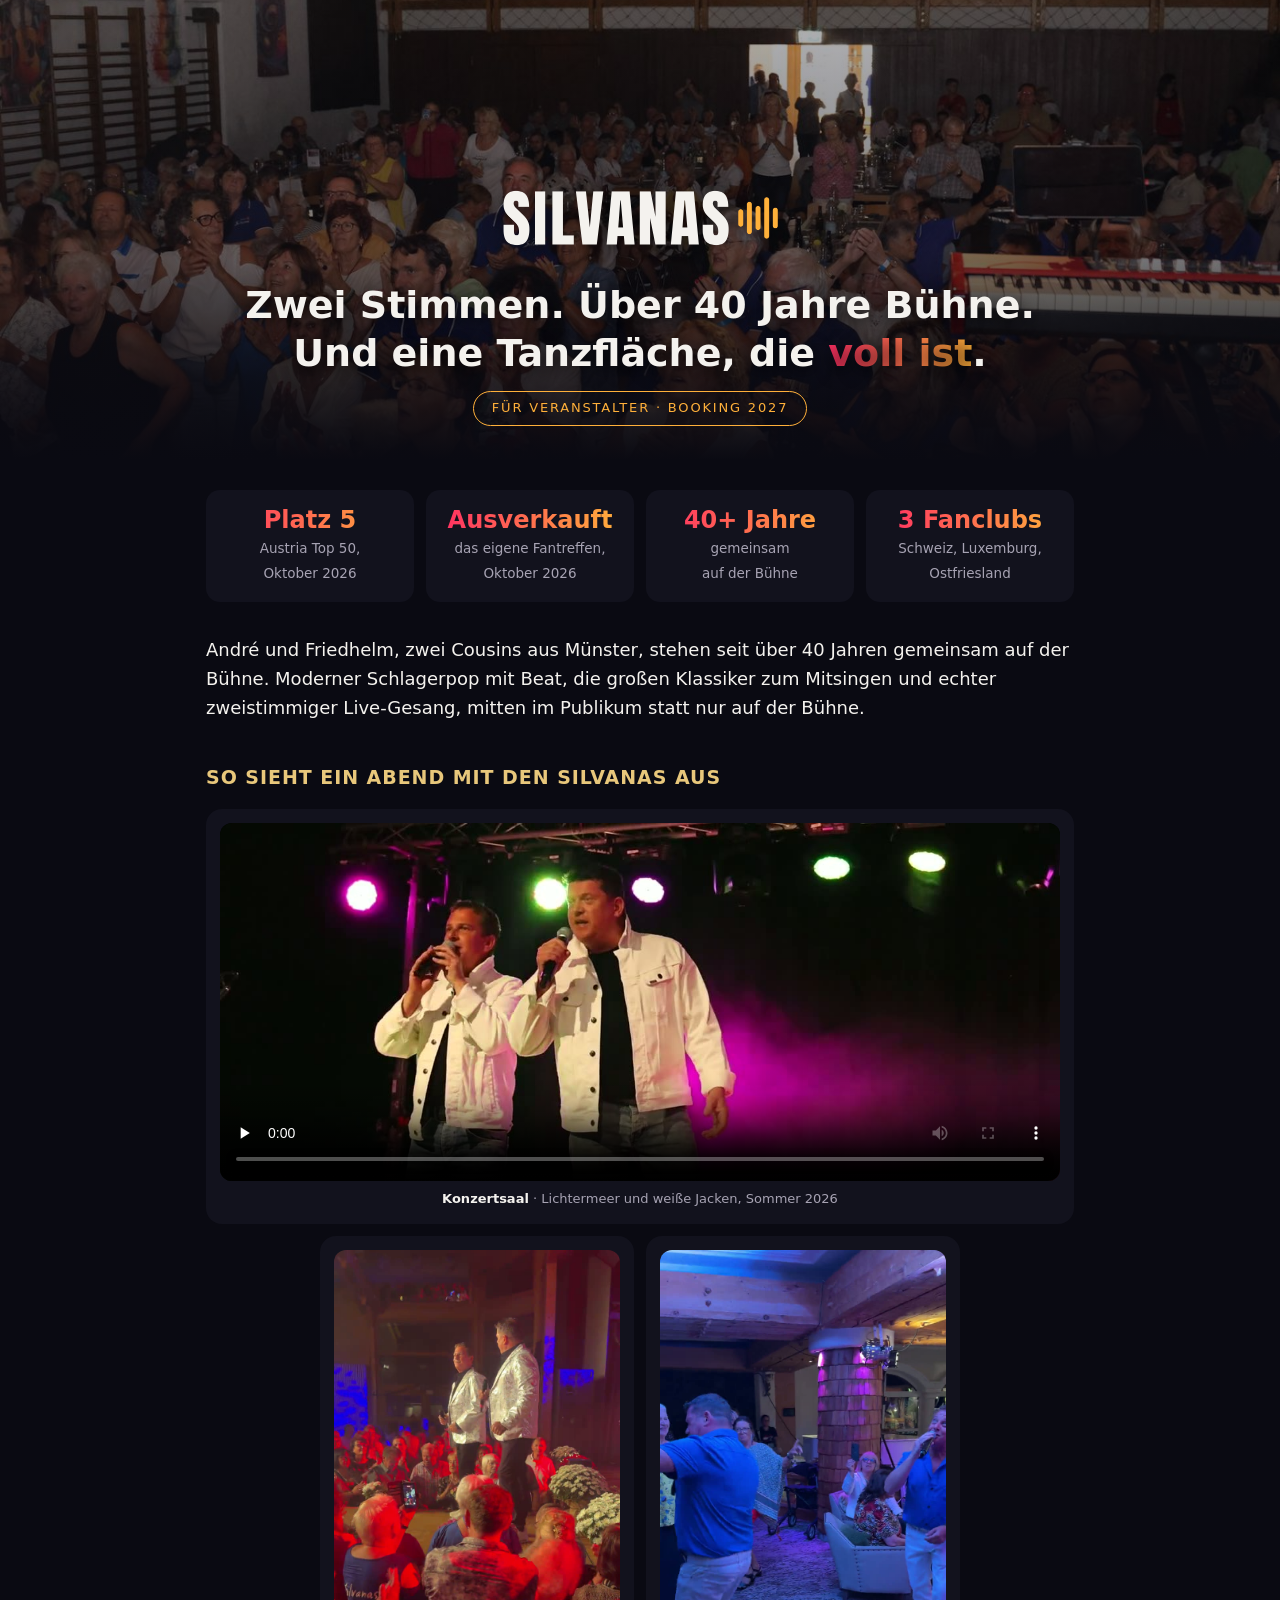
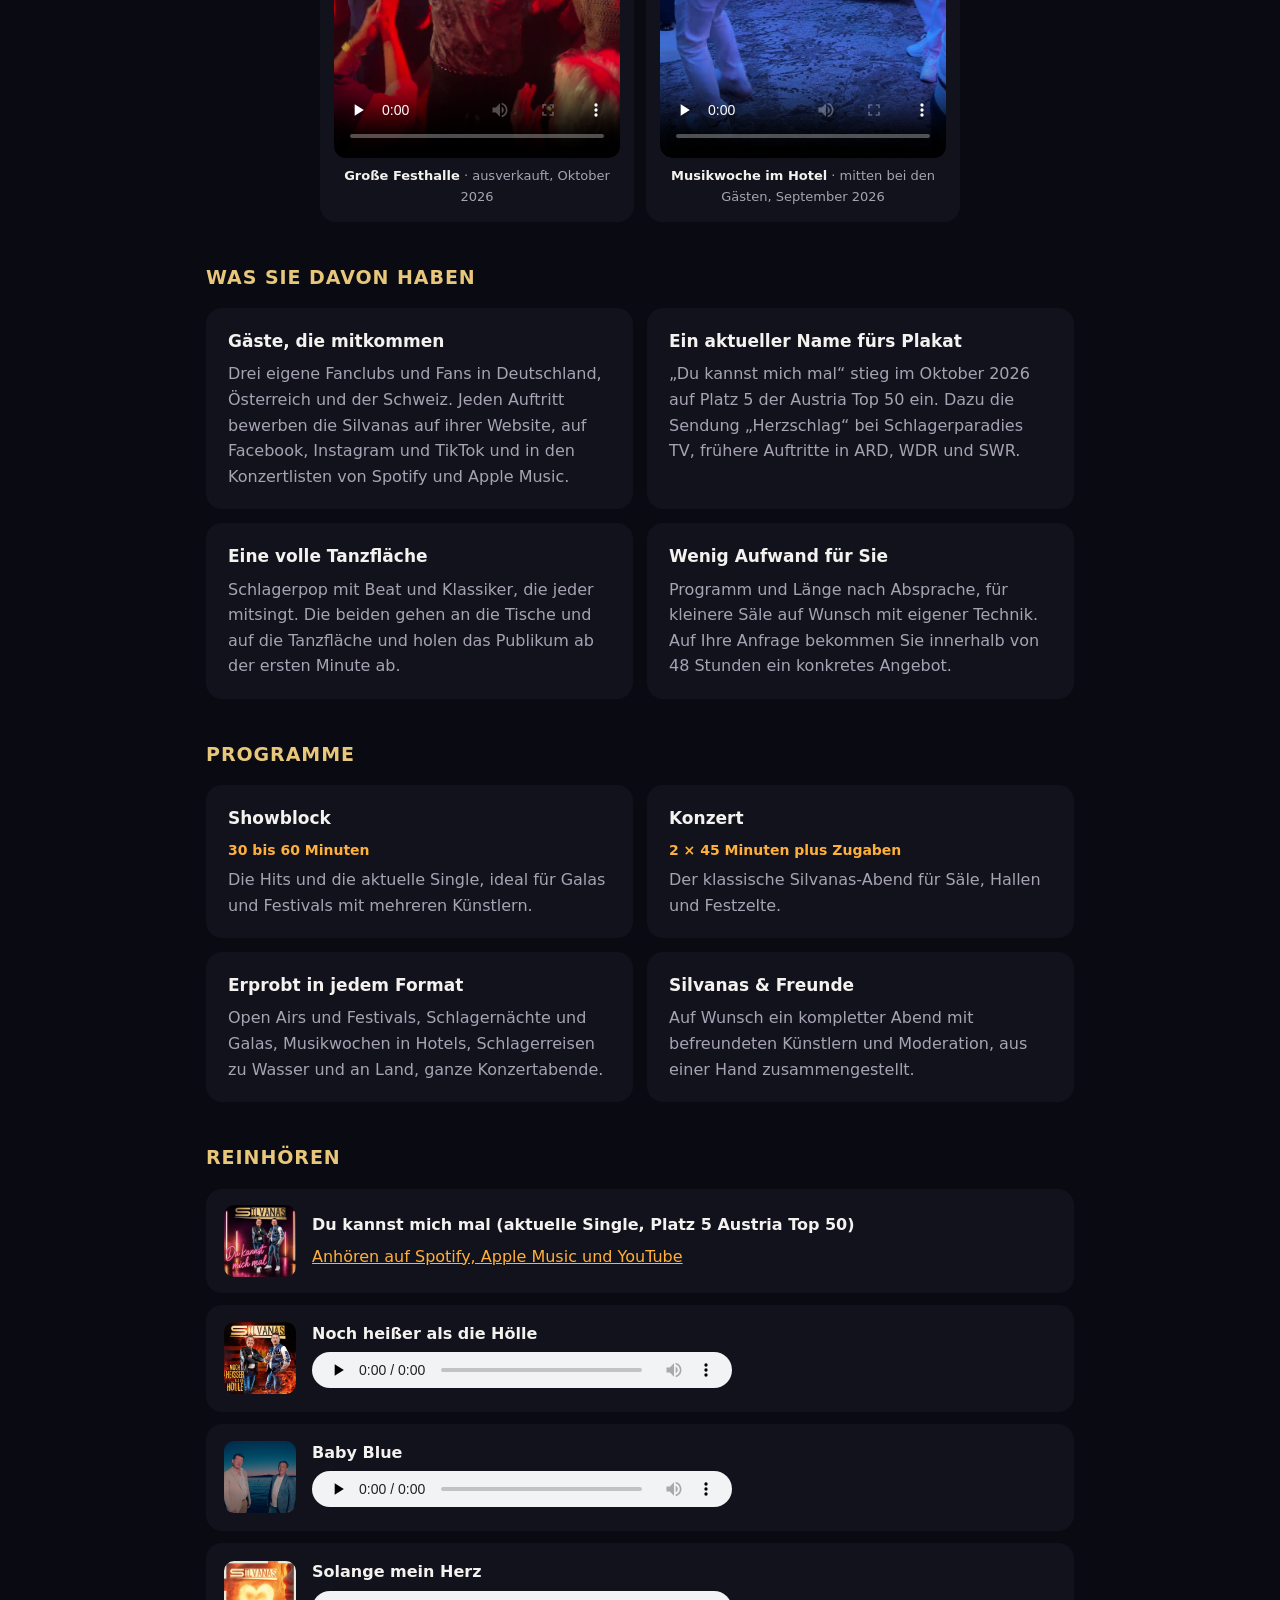
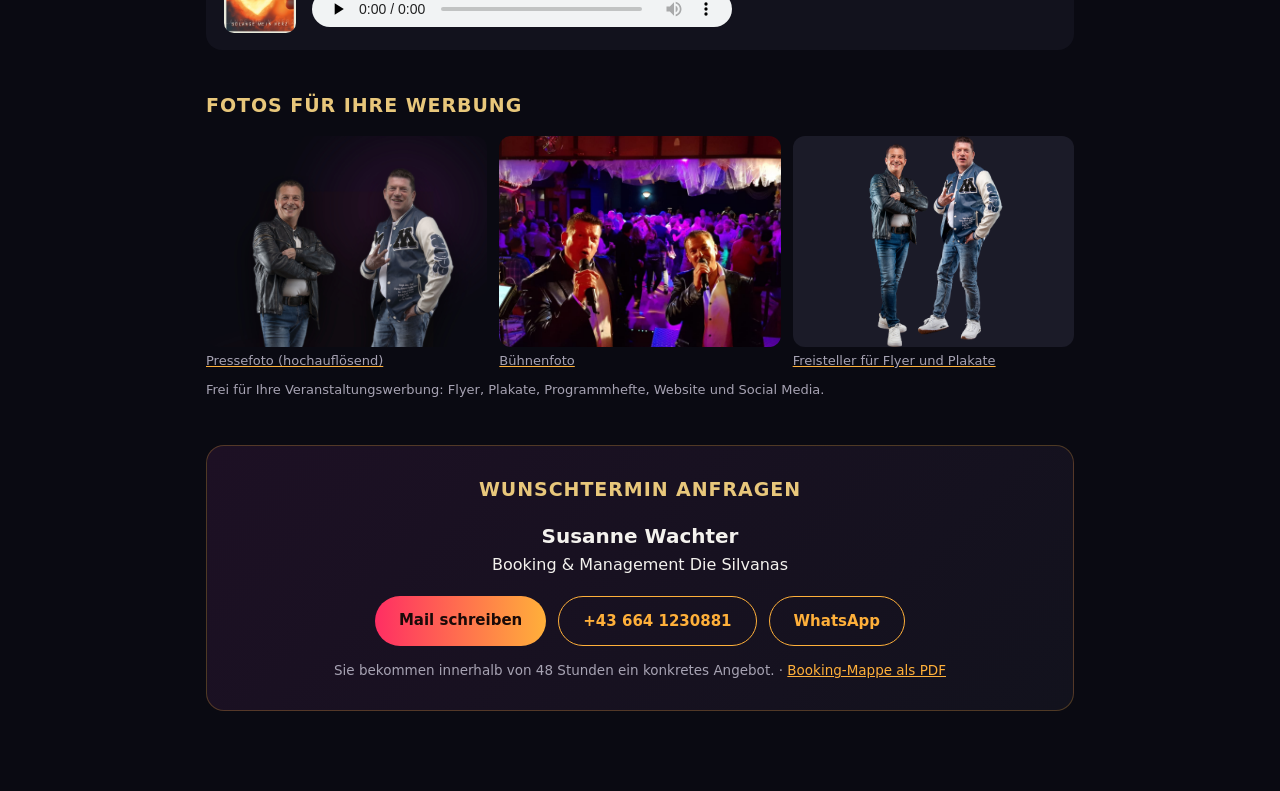
<file: booking/index.html>
<!doctype html>
<html lang="de">
<head>
<meta charset="utf-8">
<meta name="viewport" content="width=device-width, initial-scale=1">
<meta name="robots" content="noindex, nofollow">
<title>Die Silvanas buchen · für Veranstalter</title>
<meta name="description" content="Die Silvanas für Ihre Veranstaltung 2027: Live-Videos, Programme, Fotos und direkter Kontakt zum Booking.">
<!-- Versteckte Promoseite für Veranstalter (26.10.2026). Nicht von der Homepage verlinkt, nur über die Booking-Mails.
     Bewusst ohne Namen von Kollegen, Veranstaltern und Orten (Susanne 26.10.: „man weiß nie ob das Konkurrenz ist“). -->
<style>
:root{--ink:#0a0a12;--panel:#12121d;--text:#f4f2ee;--muted:#a7a3b3;--gold:#ffb03a;--heart:#ff2e63;--champagne:#e8c77b}
*{margin:0;padding:0;box-sizing:border-box}
body{background:var(--ink);color:var(--text);font-family:system-ui,-apple-system,'Segoe UI',sans-serif;line-height:1.6}
a{color:var(--gold)}
.hero{position:relative;min-height:460px;display:flex;align-items:flex-end;background:url('../radio26/stimmung-1.jpg') center 30%/cover}
.hero::after{content:'';position:absolute;inset:0;background:linear-gradient(180deg,rgba(10,10,18,.3),rgba(10,10,18,.55) 55%,var(--ink))}
.heroinner{position:relative;z-index:2;max-width:900px;margin:0 auto;padding:60px 20px 34px;width:100%;text-align:center}
.heroinner img{width:300px;max-width:72%;filter:drop-shadow(0 4px 16px rgba(0,0,0,.7))}
.heroinner h1{font-size:clamp(24px,4.8vw,38px);margin-top:18px;line-height:1.25;text-shadow:0 4px 18px rgba(0,0,0,.8)}
.heroinner h1 em{font-style:normal;background:linear-gradient(90deg,var(--heart),var(--gold));-webkit-background-clip:text;background-clip:text;color:transparent}
.tag{display:inline-block;margin-top:14px;padding:6px 18px;border:1px solid var(--gold);border-radius:999px;color:var(--gold);font-size:13px;letter-spacing:.14em;text-transform:uppercase}
.wrap{max-width:900px;margin:0 auto;padding:30px 16px 80px}
.zahlen{display:grid;grid-template-columns:repeat(4,1fr);gap:12px;margin-bottom:34px}
@media(max-width:700px){.zahlen{grid-template-columns:1fr 1fr}}
.z{background:var(--panel);border-radius:14px;padding:16px 12px;text-align:center}
.z b{display:block;font-size:24px;line-height:1.2;background:linear-gradient(90deg,var(--heart),var(--gold));-webkit-background-clip:text;background-clip:text;color:transparent}
.z span{color:var(--muted);font-size:13.5px}
h2{font-size:19px;letter-spacing:.05em;margin:40px 0 16px;color:var(--champagne);text-transform:uppercase}
.lead{font-size:18px}
.videobox{background:var(--panel);border-radius:16px;padding:14px;text-align:center}
.videos{display:grid;grid-template-columns:1fr 1fr;gap:12px;align-items:start;margin-top:12px;max-width:640px;margin-left:auto;margin-right:auto}
@media(max-width:700px){.videos{gap:8px}}
.videobox video{width:100%;aspect-ratio:9/16;object-fit:cover;border-radius:12px;background:#000;display:block}
.videobox.breit video{aspect-ratio:auto;object-fit:contain}
.credit b{color:var(--text)}
.credit{color:var(--muted);font-size:13px;margin-top:8px}
.karten{display:grid;grid-template-columns:1fr 1fr;gap:14px}
@media(max-width:640px){.karten{grid-template-columns:1fr}}
.karte{background:var(--panel);border-radius:16px;padding:20px 22px}
.karte h3{font-size:17px;margin-bottom:6px;color:var(--text)}
.karte p{color:var(--muted)}
.karte .dauer{color:var(--gold);font-weight:600;font-size:14px;margin-bottom:6px}
.titel{background:var(--panel);border-radius:16px;padding:16px 18px;margin-bottom:12px;display:flex;gap:16px;align-items:center;flex-wrap:wrap}
.titel img{width:72px;height:72px;object-fit:cover;border-radius:10px;flex:none}
.tinfo{flex:1;min-width:200px}
.tinfo strong{display:block;font-size:16px;margin-bottom:6px}
audio{width:100%;max-width:420px;height:36px}
.frei{display:grid;grid-template-columns:repeat(3,1fr);gap:10px}
@media(max-width:640px){.frei{grid-template-columns:1fr 1fr}}
.frei div{background:var(--panel);border-radius:12px;padding:10px 14px;font-size:14.5px}
.frei b{display:block;color:var(--gold);font-size:13px;letter-spacing:.06em;text-transform:uppercase}
.galerie{display:grid;grid-template-columns:repeat(3,1fr);gap:12px}
@media(max-width:640px){.galerie{grid-template-columns:1fr 1fr}}
.galerie a{display:block}
.galerie img{width:100%;aspect-ratio:4/3;object-fit:cover;object-position:center top;border-radius:12px;display:block}
.galerie span{display:block;color:var(--muted);font-size:13px;margin-top:4px}
.kontakt{background:linear-gradient(135deg,#1d1024,var(--panel));border:1px solid #ffb03a40;border-radius:18px;padding:28px 24px;margin-top:44px;text-align:center}
.kontakt h2{margin-top:0}
.kontakt .name{font-size:20px;font-weight:700}
.knoepfe{display:flex;gap:12px;justify-content:center;flex-wrap:wrap;margin-top:18px}
.btn{display:inline-block;padding:12px 24px;border-radius:999px;background:linear-gradient(90deg,var(--heart),var(--gold));color:#1a0a08;font-weight:700;text-decoration:none;font-size:15px}
.btn.zwei{background:transparent;border:1px solid var(--gold);color:var(--gold)}
.hinweis{color:var(--muted);font-size:13.5px;margin-top:14px}
</style>
</head>
<body>

<header class="hero">
  <div class="heroinner">
    <img src="../img/logo-buehne.png" alt="Die Silvanas">
    <h1>Zwei Stimmen. Über 40 Jahre Bühne.<br>Und eine Tanzfläche, die&nbsp;<em>voll&nbsp;ist</em>.</h1>
    <span class="tag">Für Veranstalter · Booking 2027</span>
  </div>
</header>

<main class="wrap">

  <div class="zahlen">
    <div class="z"><b>Platz 5</b><span>Austria Top 50,<br>Oktober 2026</span></div>
    <div class="z"><b>Ausverkauft</b><span>das eigene Fantreffen,<br>Oktober 2026</span></div>
    <div class="z"><b>40+ Jahre</b><span>gemeinsam<br>auf der Bühne</span></div>
    <div class="z"><b>3 Fanclubs</b><span>Schweiz, Luxemburg,<br>Ostfriesland</span></div>
  </div>

  <p class="lead">André und Friedhelm, zwei Cousins aus Münster, stehen seit über 40 Jahren gemeinsam auf der Bühne. Moderner Schlagerpop mit Beat, die großen Klassiker zum Mitsingen und echter zweistimmiger Live-Gesang, mitten im Publikum statt nur auf der Bühne.</p>

  <h2>So sieht ein Abend mit den Silvanas aus</h2>
  <div class="videobox breit"><video controls playsinline preload="none" poster="../radio26/video-poster-fanfest.jpg"><source src="../radio26/silvanas-live-fanfest.mp4" type="video/mp4"></video><p class="credit"><b>Konzertsaal</b> · Lichtermeer und weiße Jacken, Sommer 2026</p></div>
  <div class="videos">
    <div class="videobox"><video controls playsinline preload="none" poster="live-halle-poster.jpg"><source src="live-halle.mp4" type="video/mp4"></video><p class="credit"><b>Große Festhalle</b> · ausverkauft, Oktober 2026</p></div>
    <div class="videobox"><video controls playsinline preload="none" poster="live-hotel-poster.jpg"><source src="live-hotel.mp4" type="video/mp4"></video><p class="credit"><b>Musikwoche im Hotel</b> · mitten bei den Gästen, September 2026</p></div>
  </div>

  <h2>Was Sie davon haben</h2>
  <div class="karten">
    <div class="karte"><h3>Gäste, die mitkommen</h3><p>Drei eigene Fanclubs und Fans in Deutschland, Österreich und der Schweiz. Jeden Auftritt bewerben die Silvanas auf ihrer Website, auf Facebook, Instagram und TikTok und in den Konzertlisten von Spotify und Apple Music.</p></div>
    <div class="karte"><h3>Ein aktueller Name fürs Plakat</h3><p>„Du kannst mich mal“ stieg im Oktober 2026 auf Platz 5 der Austria Top 50 ein. Dazu die Sendung „Herzschlag“ bei Schlagerparadies TV, frühere Auftritte in ARD, WDR und SWR.</p></div>
    <div class="karte"><h3>Eine volle Tanzfläche</h3><p>Schlagerpop mit Beat und Klassiker, die jeder mitsingt. Die beiden gehen an die Tische und auf die Tanzfläche und holen das Publikum ab der ersten Minute ab.</p></div>
    <div class="karte"><h3>Wenig Aufwand für Sie</h3><p>Programm und Länge nach Absprache, für kleinere Säle auf Wunsch mit eigener Technik. Auf Ihre Anfrage bekommen Sie innerhalb von 48 Stunden ein konkretes Angebot.</p></div>
  </div>

  <h2>Programme</h2>
  <div class="karten">
    <div class="karte"><h3>Showblock</h3><div class="dauer">30 bis 60 Minuten</div><p>Die Hits und die aktuelle Single, ideal für Galas und Festivals mit mehreren Künstlern.</p></div>
    <div class="karte"><h3>Konzert</h3><div class="dauer">2 × 45 Minuten plus Zugaben</div><p>Der klassische Silvanas-Abend für Säle, Hallen und Festzelte.</p></div>
    <div class="karte"><h3>Erprobt in jedem Format</h3><p>Open Airs und Festivals, Schlagernächte und Galas, Musikwochen in Hotels, Schlagerreisen zu Wasser und an Land, ganze Konzertabende.</p></div>
    <div class="karte"><h3>Silvanas &amp; Freunde</h3><p>Auf Wunsch ein kompletter Abend mit befreundeten Künstlern und Moderation, aus einer Hand zusammengestellt.</p></div>
  </div>

  <h2>Reinhören</h2>
  <div class="titel"><img src="../img/single-du-kannst-mich-mal.jpg" alt="Cover Du kannst mich mal"><div class="tinfo"><strong>Du kannst mich mal (aktuelle Single, Platz 5 Austria Top 50)</strong><a href="../du-kannst-mich-mal/">Anhören auf Spotify, Apple Music und YouTube</a></div></div>
  <div class="titel"><img src="../img/single-noch-heisser.jpg" alt="Cover Noch heißer als die Hölle"><div class="tinfo"><strong>Noch heißer als die Hölle</strong><audio controls preload="none" src="../radio26/audio/silvanas-noch-heisser-als-die-hoelle.mp3"></audio></div></div>
  <div class="titel"><img src="../img/single-baby-blue.jpg" alt="Cover Baby Blue"><div class="tinfo"><strong>Baby Blue</strong><audio controls preload="none" src="../radio26/audio/silvanas-baby-blue.mp3"></audio></div></div>
  <div class="titel"><img src="../img/single-solange-mein-herz.jpg" alt="Cover Solange mein Herz"><div class="tinfo"><strong>Solange mein Herz</strong><audio controls preload="none" src="../radio26/audio/silvanas-solange-mein-herz-radio.mp3"></audio></div></div>

  <h2>Fotos für Ihre Werbung</h2>
  <div class="galerie">
    <a href="../radio26/silvanas-pressefoto.jpg" download><img src="../radio26/silvanas-pressefoto.jpg" alt="Pressefoto Die Silvanas" loading="lazy"><span>Pressefoto (hochauflösend)</span></a>
    <a href="../radio26/silvanas-buehnenfoto.jpg" download><img src="../radio26/silvanas-buehnenfoto.jpg" alt="Bühnenfoto Die Silvanas" loading="lazy"><span>Bühnenfoto</span></a>
    <a href="../radio26/duo-freisteller.png" download><img src="../radio26/duo-freisteller.png" alt="Freigestelltes Foto" loading="lazy" style="object-fit:contain;background:#1b1b28"><span>Freisteller für Flyer und Plakate</span></a>
  </div>
  <p class="credit">Frei für Ihre Veranstaltungswerbung: Flyer, Plakate, Programmhefte, Website und Social Media.</p>

  <section class="kontakt">
    <h2>Wunschtermin anfragen</h2>
    <p class="name">Susanne Wachter</p>
    <p>Booking &amp; Management Die Silvanas</p>
    <div class="knoepfe">
      <a class="btn" href="mailto:support@diesilvanas.de?subject=Anfrage%20Silvanas%202027">Mail schreiben</a>
      <a class="btn zwei" href="tel:+436641230881">+43 664 1230881</a>
      <a class="btn zwei" href="https://wa.me/436641230881">WhatsApp</a>
    </div>
    <p class="hinweis">Sie bekommen innerhalb von 48 Stunden ein konkretes Angebot. · <a href="Silvanas_Booking-Mappe_2027.pdf" download>Booking-Mappe als PDF</a></p>
  </section>

</main>
</body>
</html>
</file>
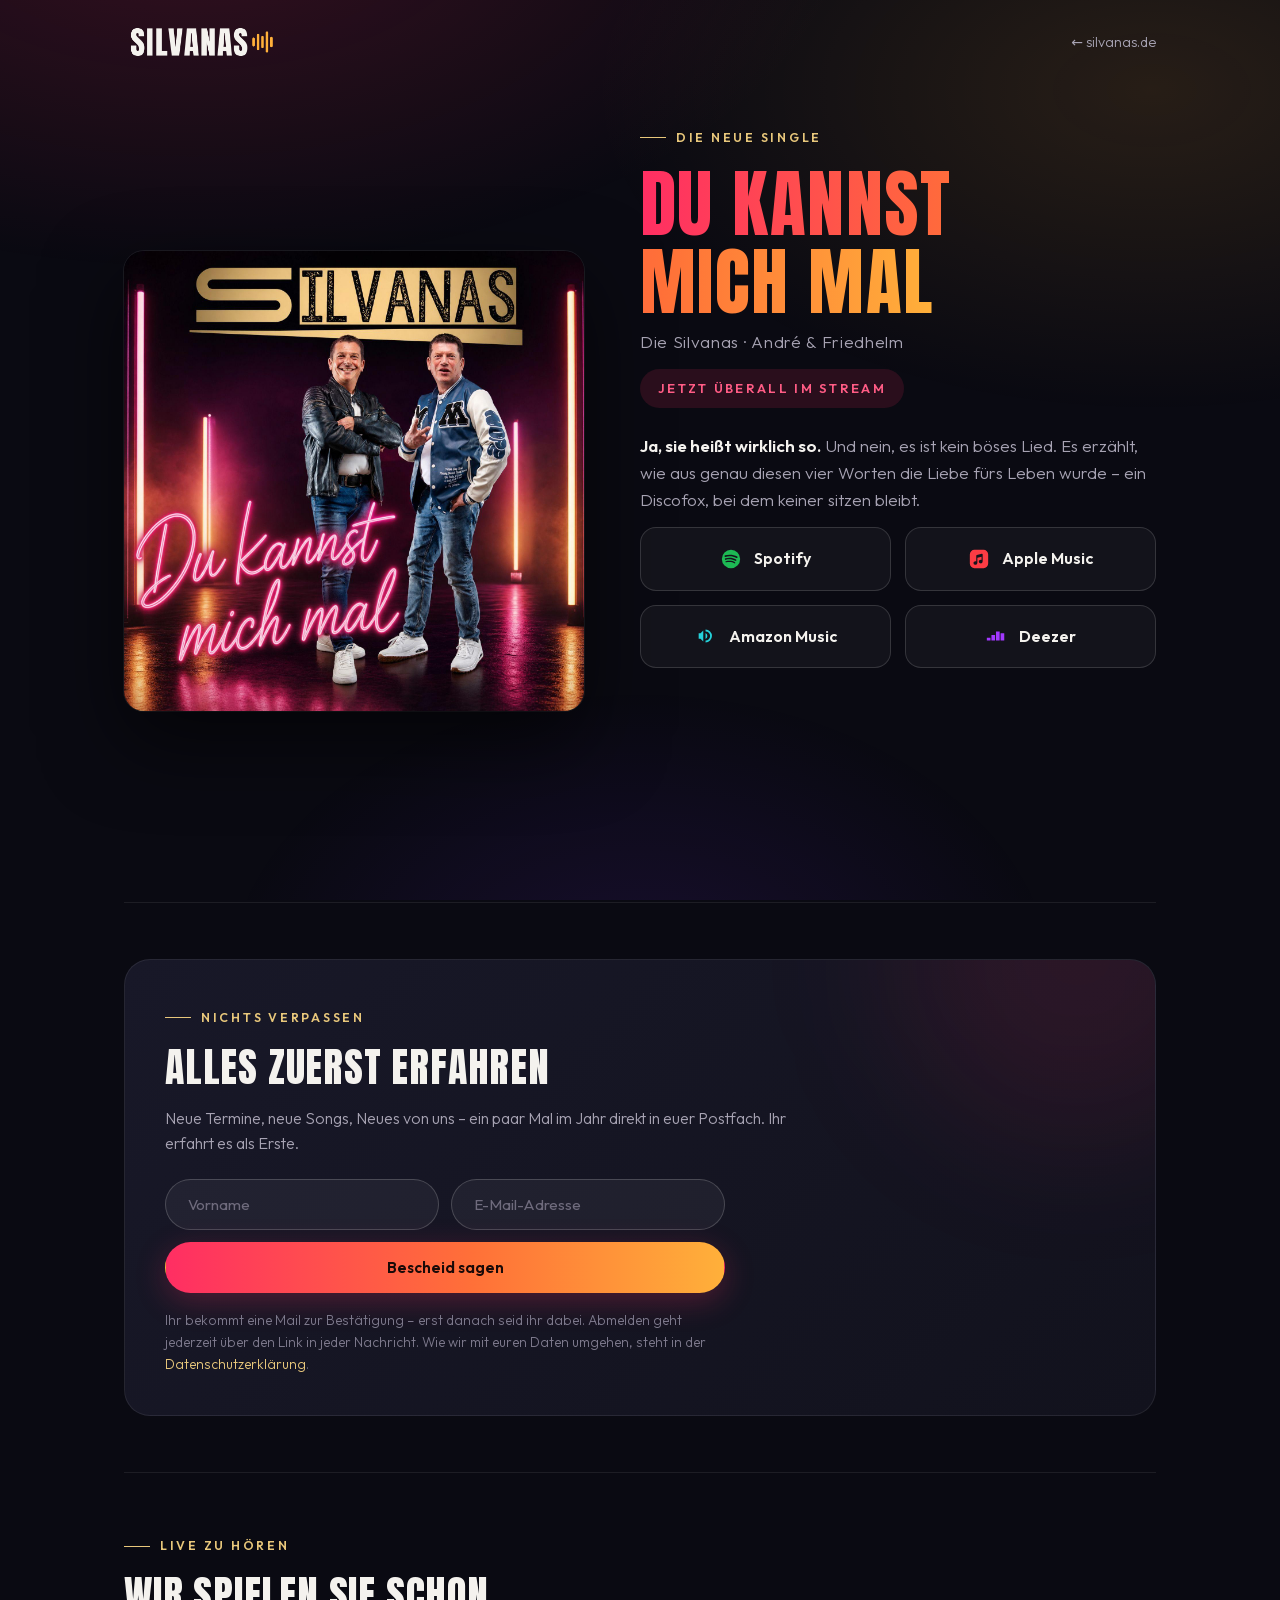
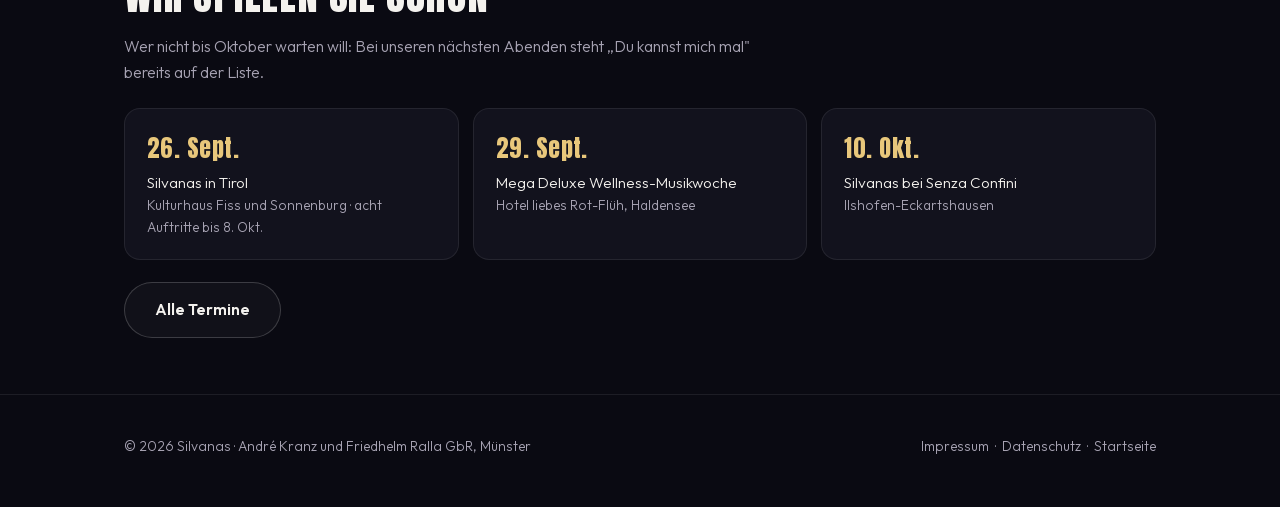
<file: du-kannst-mich-mal/index.html>
<!DOCTYPE html>
<html lang="de">
<head>
<meta charset="UTF-8">
<meta name="viewport" content="width=device-width, initial-scale=1.0">
<title>Du kannst mich mal – die neue Single der Silvanas</title>
<meta name="description" content="„Du kannst mich mal" – die neue Single der Silvanas. Ab 2. Oktober 2026 überall, wo es Musik gibt. Hier hören, vormerken und nichts verpassen.">
<link rel="canonical" href="https://www.silvanas.de/du-kannst-mich-mal/">
<link rel="icon" type="image/svg+xml" href="../favicon.svg">
<link rel="icon" type="image/png" sizes="32x32" href="../img/favicon-32.png">
<link rel="apple-touch-icon" href="../img/favicon-180.png">
<meta property="og:type" content="music.song">
<meta property="og:title" content="Du kannst mich mal – Die Silvanas">
<meta property="og:description" content="Die neue Single der Silvanas. Ab 2. Oktober 2026 überall, wo es Musik gibt.">
<meta property="og:image" content="https://www.silvanas.de/img/single-du-kannst-mich-mal.jpg">
<meta property="og:url" content="https://www.silvanas.de/du-kannst-mich-mal/">
<meta name="twitter:card" content="summary_large_image">
<link rel="stylesheet" href="../fonts/fonts.css">
<style>
:root{
  --ink:#0a0a12; --panel:#12121d; --panel-2:#181828; --line:rgba(255,255,255,.08);
  --text:#f4f2ee; --muted:#a7a3b3; --heart:#ff2e63; --gold:#ffb03a; --champagne:#e8c77b;
  --grad:linear-gradient(90deg,#ff2e63 0%,#ff7038 55%,#ffb03a 100%); --radius:20px;
}
*{margin:0;padding:0;box-sizing:border-box}
html{scroll-behavior:smooth}
body{background:var(--ink);color:var(--text);font-family:'Outfit',system-ui,sans-serif;font-weight:300;line-height:1.6;overflow-x:hidden;-webkit-font-smoothing:antialiased}
body::before{content:'';position:fixed;inset:0;pointer-events:none;z-index:0;
  background:radial-gradient(1100px 600px at 15% -10%, rgba(255,46,99,.18), transparent 60%),
             radial-gradient(900px 520px at 90% 10%, rgba(255,176,58,.12), transparent 62%),
             radial-gradient(700px 500px at 50% 110%, rgba(123,46,255,.12), transparent 60%)}
h1,h2,h3{font-family:'Anton',Impact,sans-serif;font-weight:400;text-transform:uppercase;letter-spacing:.02em;line-height:1.05}
img{max-width:100%;display:block}
a{color:inherit;text-decoration:none}
.wrap{position:relative;z-index:1;max-width:1080px;margin:0 auto;padding:0 24px}

/* Kopf */
.kopf{display:flex;align-items:center;justify-content:space-between;padding:22px 0}
.kopf img{height:40px;width:auto}
.kopf a.zurueck{font-size:.88rem;color:var(--muted);transition:.3s}
.kopf a.zurueck:hover{color:var(--champagne)}

/* Held */
.held>*{min-width:0}
.held{display:grid;grid-template-columns:minmax(280px,460px) 1fr;gap:56px;align-items:center;padding:36px 0 60px}
.cover{border-radius:var(--radius);overflow:hidden;box-shadow:0 30px 80px rgba(0,0,0,.6),0 0 0 1px var(--line)}
.cover img{width:100%;height:auto;aspect-ratio:1/1;object-fit:cover}
.kicker{display:inline-flex;align-items:center;gap:10px;font-size:.78rem;letter-spacing:.22em;text-transform:uppercase;color:var(--champagne);font-weight:600;margin-bottom:18px}
.kicker::before{content:'';width:26px;height:1px;background:var(--champagne)}
h1{font-size:clamp(2.6rem,6vw,4.6rem);margin-bottom:8px}
h1 span{background:var(--grad);-webkit-background-clip:text;background-clip:text;color:transparent}
.von{font-size:1.05rem;color:var(--muted);margin-bottom:26px;letter-spacing:.04em}
.datum{display:inline-block;padding:9px 18px;border-radius:999px;background:#ff2e6322;color:#ff5c85;font-size:.8rem;font-weight:600;letter-spacing:.18em;text-transform:uppercase;margin-bottom:24px}
.text p{color:var(--muted);font-size:1.06rem;max-width:520px;margin-bottom:14px}
.text p strong{color:var(--text);font-weight:600}

/* Knöpfe */
.btn{display:inline-flex;align-items:center;justify-content:center;gap:10px;padding:15px 30px;border-radius:999px;font-weight:600;font-size:.96rem;transition:.3s;border:1px solid transparent;cursor:pointer;font-family:'Outfit',sans-serif}
.btn-grad{background:var(--grad);color:#1a0a08;box-shadow:0 8px 30px #ff2e6340}
.btn-grad:hover{transform:translateY(-2px);box-shadow:0 14px 40px #ff2e6360}
.btn-ghost{border-color:rgba(255,255,255,.18);color:var(--text);background:rgba(255,255,255,.03)}
.btn-ghost:hover{border-color:var(--champagne);transform:translateY(-2px)}

/* Hören (nach VÖ) */
.hoeren{display:grid;grid-template-columns:repeat(auto-fit,minmax(200px,1fr));gap:14px;margin-top:8px}
.hoeren a{display:flex;align-items:center;justify-content:center;gap:12px;padding:18px 22px;border-radius:16px;border:1px solid rgba(255,255,255,.14);background:rgba(255,255,255,.04);font-weight:600;font-size:1rem;transition:.3s}
.hoeren a:hover{border-color:var(--champagne);transform:translateY(-3px);background:rgba(255,255,255,.07)}
.hoeren svg{width:22px;height:22px;flex:none}
.sp-embed{width:100%;max-width:560px;border:0;border-radius:14px;margin-top:22px;display:block}

/* Abschnitte */
section{padding:56px 0;border-top:1px solid var(--line)}
section h2{font-size:clamp(1.7rem,3.6vw,2.5rem);margin-bottom:18px}
section p{color:var(--muted);max-width:640px}
.karte{background:linear-gradient(135deg,var(--panel-2),var(--panel));border:1px solid var(--line);border-radius:calc(var(--radius) + 6px);padding:40px;position:relative;overflow:hidden}
.karte::before{content:"";position:absolute;top:-40%;right:-10%;width:360px;height:360px;background:#ff2e6318;border-radius:50%;filter:blur(70px);pointer-events:none}
.karte > *{position:relative}

/* Newsletter */
.nl-form{display:flex;flex-wrap:wrap;gap:12px;max-width:560px;margin-top:22px;position:relative}
.nl-form input{flex:1 1 190px;min-width:0;padding:15px 22px;border-radius:999px;border:1px solid rgba(255,255,255,.18);background:rgba(255,255,255,.05);color:var(--text);font-family:'Outfit';font-size:.95rem;outline:none;transition:.3s}
.nl-form input:focus{border-color:var(--champagne)}
.nl-form input::placeholder{color:#6f6b7d}
.nl-form button{flex:1 1 100%}
.nl-hinweis{font-size:.86rem;color:#7d798c;margin-top:16px;max-width:560px}
.nl-hinweis a{color:var(--champagne)}

/* Termine */
.termine{display:grid;grid-template-columns:repeat(auto-fit,minmax(230px,1fr));gap:14px;margin-top:22px}
.termin{padding:20px 22px;border-radius:16px;background:var(--panel);border:1px solid var(--line)}
.termin .tag{font-family:'Anton',Impact,sans-serif;font-size:1.5rem;letter-spacing:.02em;color:var(--champagne)}
.termin .ort{font-size:.95rem;color:var(--text);margin-top:4px}
.termin .wo{font-size:.85rem;color:var(--muted)}

/* Fuss */
footer{padding:40px 0 50px;border-top:1px solid var(--line);font-size:.86rem;color:var(--muted)}
footer .wrap{display:flex;justify-content:space-between;gap:16px;flex-wrap:wrap}
footer a:hover{color:var(--champagne)}

.vormerk-hinweis{color:var(--champagne);font-weight:500}
.knopf-paar{display:flex;flex-wrap:wrap;gap:12px;margin-top:8px}

/* Phasen: body.vor zeigt Vormerken, body.nach zeigt Hören */
body.vor .nur-nach{display:none}
body.nach .nur-vor{display:none}

@media(max-width:820px){
  .held{grid-template-columns:1fr;gap:34px;padding-top:12px}
  .cover{max-width:440px;margin:0 auto}
  .karte{padding:28px 22px}
}
</style>
</head>
<!-- PHASE: "vor" bis zur Veröffentlichung, danach "nach" (Hör-Links unten eintragen) -->
<body class="nach">

<div class="wrap">
  <div class="kopf">
    <a href="../" aria-label="Zur Startseite"><img src="../img/logo-buehne.png" alt="Silvanas"></a>
    <a class="zurueck" href="../">← silvanas.de</a>
  </div>

  <div class="held">
    <div class="cover">
      <img src="../img/single-du-kannst-mich-mal.jpg" alt="Cover der Single „Du kannst mich mal" von den Silvanas">
    </div>
    <div class="text">
      <span class="kicker">Die neue Single</span>
      <h1><span>Du kannst<br>mich mal</span></h1>
      <p class="von">Die Silvanas · André &amp; Friedhelm</p>

      <div class="nur-vor">
        <span class="datum">Erscheint am Freitag, 2. Oktober 2026</span>
        <p><strong>Ja, sie heißt wirklich so.</strong> Und nein, es ist kein böses Lied. Es erzählt,
           wie aus genau diesen vier Worten die Liebe fürs Leben wurde – ein Discofox, bei dem keiner sitzen bleibt.</p>
        <p>Ab Freitag, 2. Oktober, gibt es sie zum Streamen und Downloaden – auf Spotify, Amazon Music, Apple Music und überall sonst. Live bei uns schon vorher.</p>
        <p class="vormerk-hinweis">Ihr könnt sie sich schon jetzt vormerken: ein Klick bei Spotify, Apple Music oder Deezer –
           und am 2. Oktober liegt sie von allein in eurer Musik.</p>
        <!-- Pre-Save-Smartlink des Labels (iGroove). Ab dem 02.10. führt derselbe Link direkt zu den Hör-Diensten
             und kann im "nach"-Block als Übergangslösung genutzt werden, bis die Einzel-Links stehen. -->
        <div class="knopf-paar">
          <a class="btn btn-grad" href="https://lnk.site/dukannstmichmal" target="_blank" rel="noopener">Jetzt vormerken</a>
          <a class="btn btn-ghost" href="#bescheid">Sagt mir Bescheid, wenn sie da ist</a>
        </div>
      </div>

      <div class="nur-nach">
        <span class="datum">Jetzt überall im Stream</span>
        <p><strong>Ja, sie heißt wirklich so.</strong> Und nein, es ist kein böses Lied. Es erzählt,
           wie aus genau diesen vier Worten die Liebe fürs Leben wurde – ein Discofox, bei dem keiner sitzen bleibt.</p>
        <!-- Hör-Links eingetragen am 02.10.2026 (YouTube Music folgt, sobald auffindbar) -->
        <div class="hoeren">
          <a href="https://open.spotify.com/album/4hthr3tmFYDF8k9BA0OKZK" target="_blank" rel="noopener"><svg viewBox="0 0 24 24" fill="#1DB954"><path d="M12 2a10 10 0 1 0 0 20 10 10 0 0 0 0-20zm4.6 14.4a.6.6 0 0 1-.9.2c-2.4-1.5-5.4-1.8-9-1a.6.6 0 1 1-.3-1.2c3.9-.9 7.3-.5 10 1.1.3.2.4.6.2.9zm1.2-2.7a.8.8 0 0 1-1.1.3c-2.7-1.7-6.9-2.2-10.2-1.2a.8.8 0 1 1-.4-1.5c3.7-1.1 8.3-.6 11.4 1.3.4.2.5.7.3 1.1zm.1-2.8C14.6 8.9 9.2 8.7 6.1 9.7a.9.9 0 1 1-.5-1.8c3.6-1.1 9.5-.9 13.2 1.3a.9.9 0 0 1-1 1.6z"/></svg>Spotify</a>
          <a href="https://music.apple.com/de/album/du-kannst-mich-mal-single/6806193851" target="_blank" rel="noopener"><svg viewBox="0 0 24 24" fill="#fc3c44"><path d="M17 2H7a5 5 0 0 0-5 5v10a5 5 0 0 0 5 5h10a5 5 0 0 0 5-5V7a5 5 0 0 0-5-5zm-1 12.5a2.2 2.2 0 0 1-2.6 2.2 1.9 1.9 0 0 1-1.6-1.9c0-1 .9-1.9 2.2-1.9.3 0 .6 0 .8.1V9.6l-4.6.9v5.6a2.2 2.2 0 0 1-2.6 2.2 1.9 1.9 0 0 1-1.6-1.9c0-1 .9-1.9 2.2-1.9.3 0 .5 0 .8.1V8.4c0-.4.3-.8.7-.9l5.4-1.1c.5-.1 .9.3 .9.8v7.3z"/></svg>Apple Music</a>
          <a href="https://music.amazon.de/albums/B0HGXXVD1G" target="_blank" rel="noopener"><svg viewBox="0 0 24 24" fill="#25D1DA"><path d="M4 9v6h2l3 3V6L6 9H4zm9.5 3a3.5 3.5 0 0 0-2-3.2v6.4a3.5 3.5 0 0 0 2-3.2zm-2-7v2a5 5 0 0 1 0 10v2a7 7 0 0 0 0-14z"/></svg>Amazon Music</a>
          <a href="https://www.deezer.com/album/1065066031" target="_blank" rel="noopener"><svg viewBox="0 0 24 24" fill="#a238ff"><path d="M2 14h4v3H2zm5-3h4v6H7zm5-4h4v10h-4zm5 2h4v8h-4z"/></svg>Deezer</a>
        </div>
        <iframe class="sp-embed" src="https://open.spotify.com/embed/album/4hthr3tmFYDF8k9BA0OKZK?theme=0" height="152" loading="lazy" allow="encrypted-media" title="Du kannst mich mal auf Spotify anhören"></iframe>
      </div>
    </div>
  </div>
</div>

<div class="wrap">
  <section id="bescheid">
    <div class="karte">
      <span class="kicker">Nichts verpassen</span>
      <h2 class="nur-vor">Wir sagen euch Bescheid</h2>
      <h2 class="nur-nach">Alles zuerst erfahren</h2>
      <p class="nur-vor">Tragt euch ein – am Tag, an dem „Du kannst mich mal" erscheint, bekommt ihr eine Mail
         von uns mit allen Hör-Links. Und danach: neue Termine, neue Songs, Neues von uns – als Erste.</p>
      <p class="nur-nach">Neue Termine, neue Songs, Neues von uns – ein paar Mal im Jahr direkt in euer
         Postfach. Ihr erfahrt es als Erste.</p>
      <form class="nl-form"
            action="https://silvanas.us7.list-manage.com/subscribe/post?u=6a43e55385e399ef42042a8a1&amp;id=42ef3370aa"
            method="post" target="_blank" rel="noopener">
        <input type="text" name="FNAME" placeholder="Vorname" aria-label="Vorname" autocomplete="given-name">
        <input type="email" name="EMAIL" placeholder="E-Mail-Adresse" required aria-label="E-Mail-Adresse" autocomplete="email">
        <button type="submit" class="btn btn-grad">Bescheid sagen</button>
        <div style="position:absolute;left:-5000px" aria-hidden="true">
          <input type="text" name="b_6a43e55385e399ef42042a8a1_42ef3370aa" tabindex="-1" value="" autocomplete="off">
        </div>
      </form>
      <p class="nl-hinweis">Ihr bekommt eine Mail zur Bestätigung – erst danach seid ihr dabei. Abmelden geht jederzeit
         über den Link in jeder Nachricht. Wie wir mit euren Daten umgehen, steht in der
         <a href="../datenschutz.html">Datenschutzerklärung</a>.</p>
    </div>
  </section>

  <section id="live">
    <span class="kicker">Live zu hören</span>
    <h2>Wir spielen sie schon</h2>
    <p>Wer nicht bis Oktober warten will: Bei unseren nächsten Abenden steht „Du kannst mich mal" bereits
       auf der Liste.</p>
    <div class="termine">
      <div class="termin"><div class="tag">26. Sept.</div><div class="ort">Silvanas in Tirol</div><div class="wo">Kulturhaus Fiss und Sonnenburg · acht Auftritte bis 8. Okt.</div></div>
      <div class="termin"><div class="tag">29. Sept.</div><div class="ort">Mega Deluxe Wellness-Musikwoche</div><div class="wo">Hotel liebes Rot-Flüh, Haldensee</div></div>
      <div class="termin"><div class="tag">10. Okt.</div><div class="ort">Silvanas bei Senza Confini</div><div class="wo">Ilshofen-Eckartshausen</div></div>
    </div>
    <p style="margin-top:22px"><a class="btn btn-ghost" href="../#shows">Alle Termine</a></p>
  </section>

  <!-- Songtext: einfügen, sobald der offizielle Text von den Jungs da ist
  <section id="text">
    <span class="kicker">Der Text</span>
    <h2>Du kannst mich mal</h2>
    <p style="white-space:pre-line">…</p>
  </section> -->
</div>

<footer>
  <div class="wrap">
    <span>© 2026 Silvanas · André Kranz und Friedhelm Ralla GbR, Münster</span>
    <span><a href="../impressum.html">Impressum</a> &nbsp;·&nbsp; <a href="../datenschutz.html">Datenschutz</a> &nbsp;·&nbsp; <a href="../">Startseite</a></span>
  </div>
</footer>

</body>
</html>
</file>
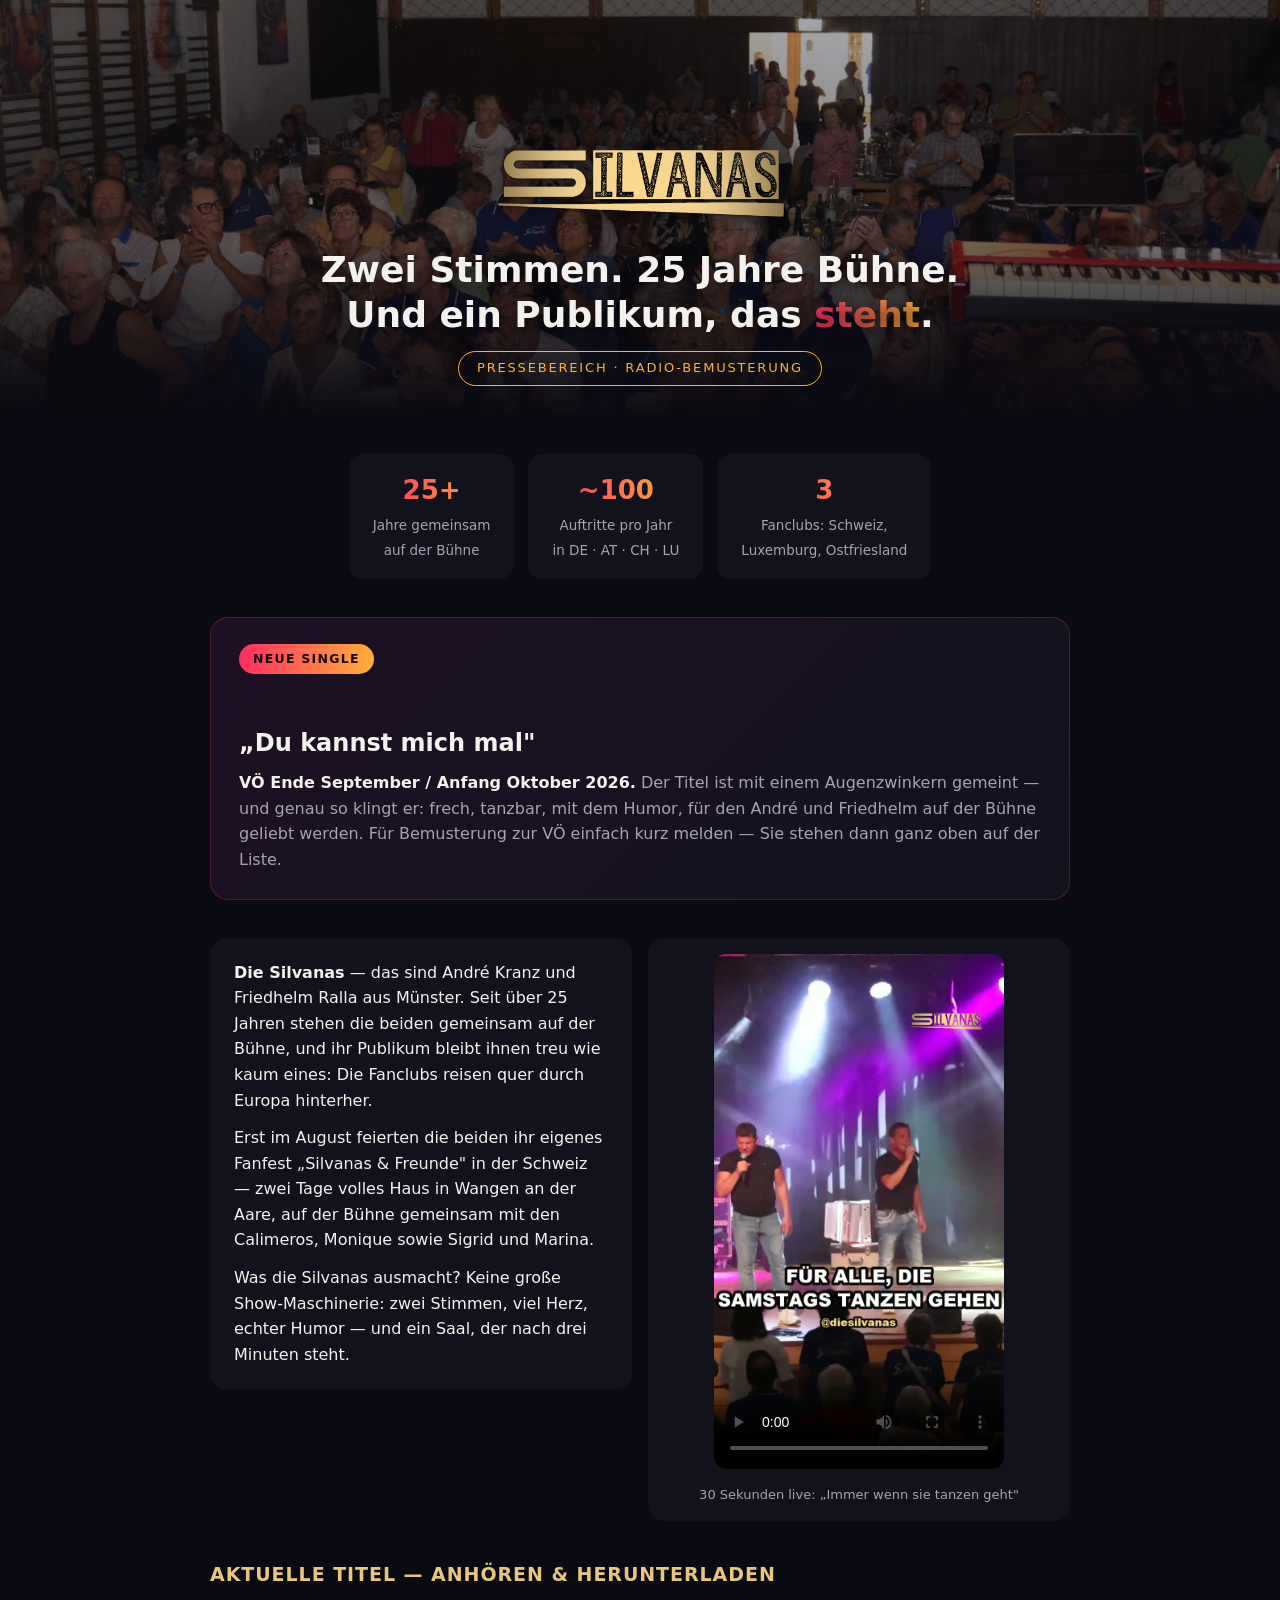
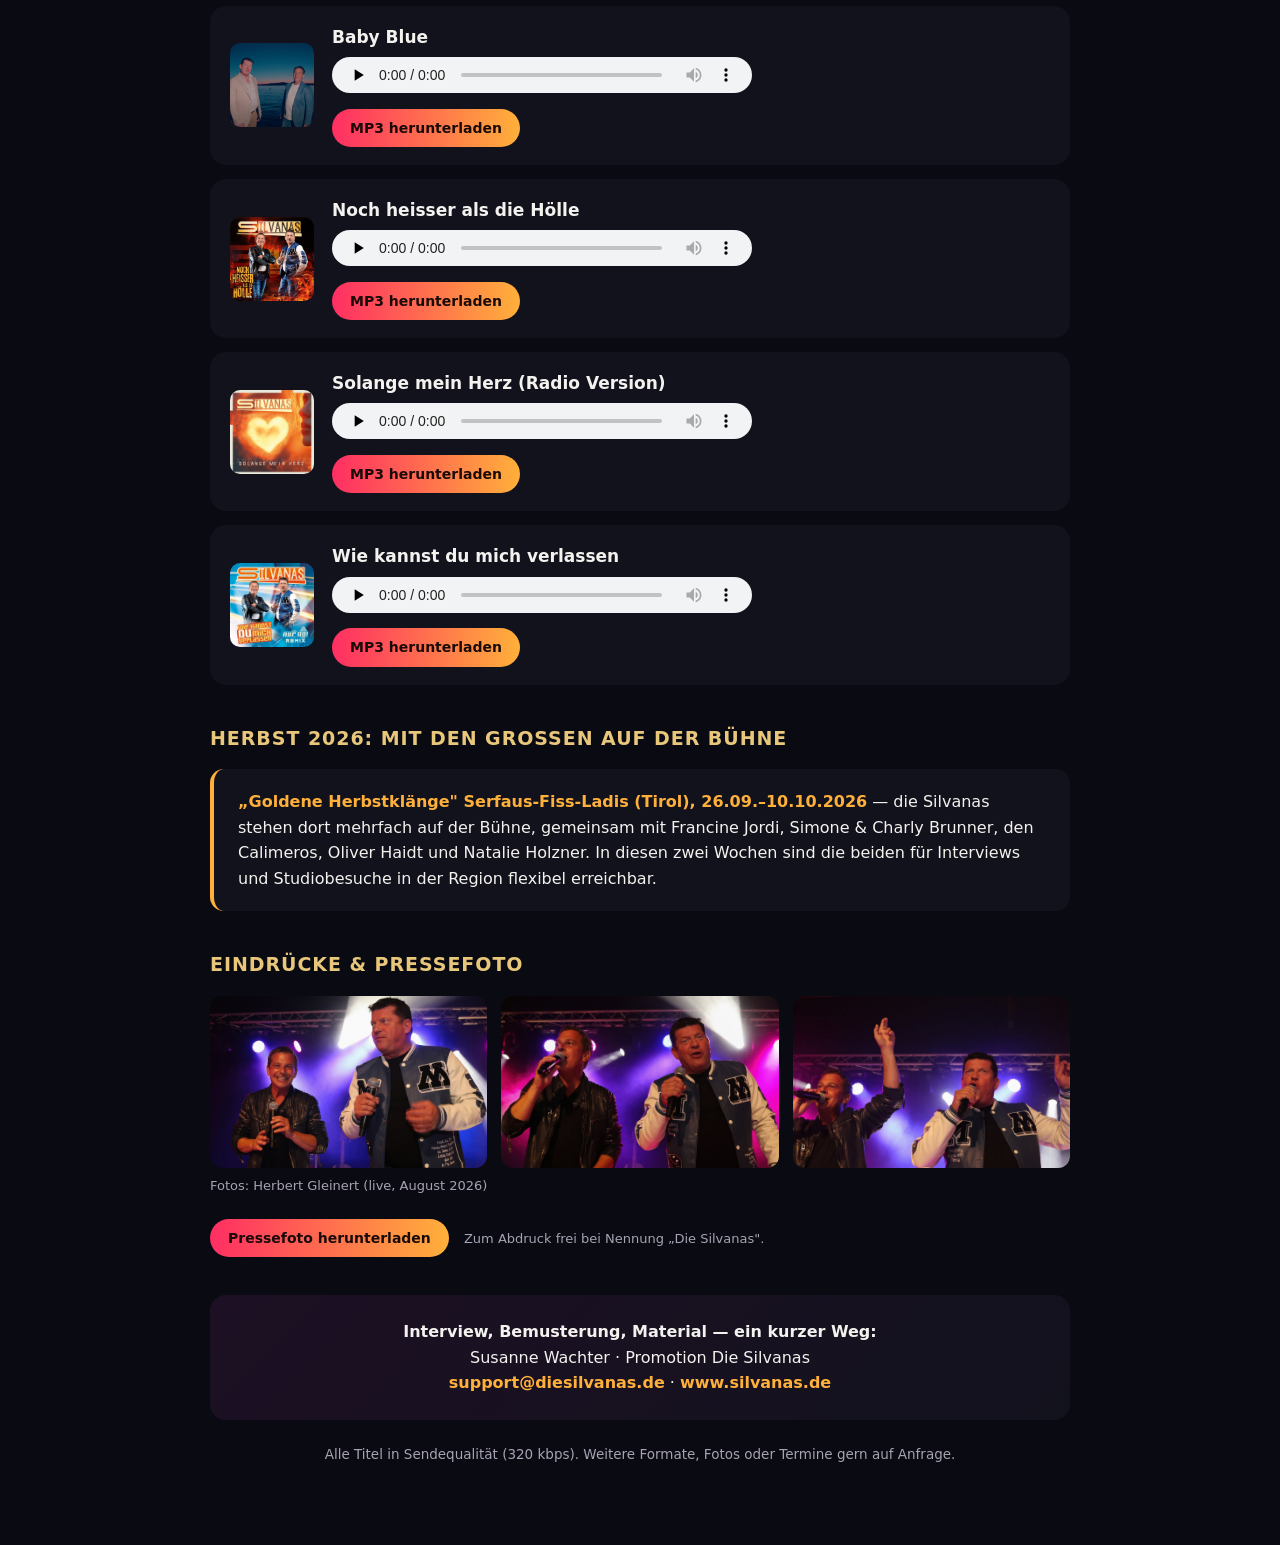
<file: presse/index.html>
<!doctype html>
<html lang="de">
<head>
<meta charset="utf-8">
<meta name="viewport" content="width=device-width, initial-scale=1">
<meta name="robots" content="noindex, nofollow">
<title>Die Silvanas — Pressebereich</title>
<style>
:root{--ink:#0a0a12;--panel:#12121d;--text:#f4f2ee;--muted:#a7a3b3;--gold:#ffb03a;--heart:#ff2e63;--champagne:#e8c77b}
*{margin:0;padding:0;box-sizing:border-box}
body{background:var(--ink);color:var(--text);font-family:system-ui,-apple-system,'Segoe UI',sans-serif;line-height:1.6}
.hero{position:relative;min-height:420px;display:flex;align-items:flex-end;background:url('stimmung-1.jpg') center 30%/cover}
.hero::after{content:'';position:absolute;inset:0;background:linear-gradient(180deg,rgba(10,10,18,.35),rgba(10,10,18,.55) 55%,var(--ink))}
.heroinner{position:relative;z-index:2;max-width:900px;margin:0 auto;padding:60px 20px 34px;width:100%;text-align:center}
.heroinner img{width:300px;max-width:72%;filter:drop-shadow(0 4px 16px rgba(0,0,0,.7))}
.heroinner h1{font-size:clamp(22px,4.6vw,36px);margin-top:18px;line-height:1.25;text-shadow:0 4px 18px rgba(0,0,0,.8)}
.heroinner h1 em{font-style:normal;background:linear-gradient(90deg,var(--heart),var(--gold));-webkit-background-clip:text;background-clip:text;color:transparent}
.tag{display:inline-block;margin-top:14px;padding:6px 18px;border:1px solid var(--gold);border-radius:999px;color:var(--gold);font-size:13px;letter-spacing:.14em;text-transform:uppercase}
.wrap{max-width:900px;margin:0 auto;padding:34px 20px 80px}
.zahlen{display:flex;gap:14px;justify-content:center;flex-wrap:wrap;margin-bottom:38px}
.z{background:var(--panel);border-radius:14px;padding:16px 24px;text-align:center;min-width:150px}
.z b{display:block;font-size:26px;background:linear-gradient(90deg,var(--heart),var(--gold));-webkit-background-clip:text;background-clip:text;color:transparent}
.z span{color:var(--muted);font-size:13.5px}
.single{background:linear-gradient(135deg,#1d1024,var(--panel));border:1px solid #ff2e6340;border-radius:18px;padding:26px 28px;margin-bottom:38px}
.single .neu{display:inline-block;background:linear-gradient(90deg,var(--heart),var(--gold));color:#1a0a08;font-weight:800;font-size:12.5px;letter-spacing:.1em;padding:5px 14px;border-radius:999px;text-transform:uppercase;margin-bottom:12px}
.single h2{font-size:24px;margin-bottom:8px;color:var(--text);text-transform:none;letter-spacing:0}
.single p{color:var(--muted)}
.single p strong{color:var(--text)}
h2{font-size:19px;letter-spacing:.05em;margin:38px 0 16px;color:var(--champagne);text-transform:uppercase}
.zeile{display:grid;grid-template-columns:1fr 1fr;gap:16px;align-items:start}
@media(max-width:640px){.zeile{grid-template-columns:1fr}}
.videobox{background:var(--panel);border-radius:16px;padding:16px;text-align:center}
.videobox video{width:100%;max-width:290px;border-radius:12px}
.videobox .credit{margin-top:8px}
.leben{background:var(--panel);border-radius:16px;padding:22px 24px}
.leben p+p{margin-top:12px}
.leben p{color:var(--text)}
.titel{background:var(--panel);border-radius:16px;padding:18px 20px;margin-bottom:14px;display:flex;gap:18px;align-items:center;flex-wrap:wrap}
.titel img{width:84px;height:84px;object-fit:cover;border-radius:10px;flex:none}
.tinfo{flex:1;min-width:220px}
.tinfo strong{display:block;font-size:17px;margin-bottom:6px}
audio{width:100%;max-width:420px;height:36px}
.dl{display:inline-block;margin-top:8px;padding:8px 18px;border-radius:999px;background:linear-gradient(90deg,var(--heart),var(--gold));color:#1a0a08;font-weight:700;text-decoration:none;font-size:14px}
.galerie{display:grid;grid-template-columns:2fr 1fr;gap:14px}
@media(max-width:640px){.galerie{grid-template-columns:1fr}}
.galerie img{width:100%;height:100%;object-fit:cover;border-radius:12px}
.credit{color:var(--muted);font-size:13px;margin-top:8px}
.serfaus{background:var(--panel);border-left:4px solid var(--gold);border-radius:14px;padding:20px 24px;margin-top:8px}
.serfaus strong{color:var(--gold)}
.kontakt{background:linear-gradient(135deg,#1d1024,var(--panel));border-radius:16px;padding:24px 28px;margin-top:38px;text-align:center}
.kontakt a{color:var(--gold);text-decoration:none;font-weight:600}
.hinweis{color:var(--muted);font-size:13.5px;margin-top:24px;text-align:center}
</style>
</head>
<body>

<div class="hero">
  <div class="heroinner">
    <img src="../logo-original.png" alt="Die Silvanas">
    <h1>Zwei Stimmen. 25 Jahre Bühne.<br>Und ein Publikum, das <em>steht</em>.</h1>
    <div class="tag">Pressebereich · Radio-Bemusterung</div>
  </div>
</div>

<div class="wrap">

  <div class="zahlen">
    <div class="z"><b>25+</b><span>Jahre gemeinsam<br>auf der Bühne</span></div>
    <div class="z"><b>~100</b><span>Auftritte pro Jahr<br>in DE · AT · CH · LU</span></div>
    <div class="z"><b>3</b><span>Fanclubs: Schweiz,<br>Luxemburg, Ostfriesland</span></div>
  </div>

  <div class="single">
    <span class="neu">Neue Single</span>
    <h2>„Du kannst mich mal"</h2>
    <p><strong>VÖ Ende September / Anfang Oktober 2026.</strong> Der Titel ist mit einem Augenzwinkern gemeint — und genau so klingt er: frech, tanzbar, mit dem Humor, für den André und Friedhelm auf der Bühne geliebt werden. Für Bemusterung zur VÖ einfach kurz melden — Sie stehen dann ganz oben auf der Liste.</p>
  </div>

  <div class="zeile">
    <div class="leben">
      <p><strong>Die Silvanas</strong> — das sind André Kranz und Friedhelm Ralla aus Münster. Seit über 25 Jahren stehen die beiden gemeinsam auf der Bühne, und ihr Publikum bleibt ihnen treu wie kaum eines: Die Fanclubs reisen quer durch Europa hinterher.</p>
      <p>Erst im August feierten die beiden ihr eigenes Fanfest „Silvanas &amp; Freunde" in der Schweiz — zwei Tage volles Haus in Wangen an der Aare, auf der Bühne gemeinsam mit den Calimeros, Monique sowie Sigrid und Marina.</p>
      <p>Was die Silvanas ausmacht? Keine große Show-Maschinerie: zwei Stimmen, viel Herz, echter Humor — und ein Saal, der nach drei Minuten steht.</p>
    </div>
    <div class="videobox">
      <video controls preload="metadata" src="silvanas-live.mp4" poster="video-poster.jpg"></video>
      <div class="credit">30 Sekunden live: „Immer wenn sie tanzen geht"</div>
    </div>
  </div>

  <h2>Aktuelle Titel — anhören &amp; herunterladen</h2>

  <div class="titel">
    <img src="../img/single-baby-blue.jpg" alt="Baby Blue — Cover">
    <div class="tinfo">
      <strong>Baby Blue</strong>
      <audio controls preload="none" src="audio/silvanas-baby-blue.mp3"></audio><br>
      <a class="dl" href="audio/silvanas-baby-blue.mp3" download>MP3 herunterladen</a>
    </div>
  </div>

  <div class="titel">
    <img src="../img/single-noch-heisser.jpg" alt="Noch heisser als die Hölle — Cover">
    <div class="tinfo">
      <strong>Noch heisser als die Hölle</strong>
      <audio controls preload="none" src="audio/silvanas-noch-heisser-als-die-hoelle.mp3"></audio><br>
      <a class="dl" href="audio/silvanas-noch-heisser-als-die-hoelle.mp3" download>MP3 herunterladen</a>
    </div>
  </div>

  <div class="titel">
    <img src="../img/single-solange-mein-herz.jpg" alt="Solange mein Herz — Cover">
    <div class="tinfo">
      <strong>Solange mein Herz (Radio Version)</strong>
      <audio controls preload="none" src="audio/silvanas-solange-mein-herz-radio.mp3"></audio><br>
      <a class="dl" href="audio/silvanas-solange-mein-herz-radio.mp3" download>MP3 herunterladen</a>
    </div>
  </div>

  <div class="titel">
    <img src="../img/single-remix-cover.jpg" alt="Wie kannst du mich verlassen — Cover">
    <div class="tinfo">
      <strong>Wie kannst du mich verlassen</strong>
      <audio controls preload="none" src="audio/silvanas-wie-kannst-du-mich-verlassen.mp3"></audio><br>
      <a class="dl" href="audio/silvanas-wie-kannst-du-mich-verlassen.mp3" download>MP3 herunterladen</a>
    </div>
  </div>

  <h2>Herbst 2026: mit den Großen auf der Bühne</h2>
  <div class="serfaus">
    <p><strong>„Goldene Herbstklänge" Serfaus-Fiss-Ladis (Tirol), 26.09.–10.10.2026</strong> — die Silvanas stehen dort mehrfach auf der Bühne, gemeinsam mit Francine Jordi, Simone &amp; Charly Brunner, den Calimeros, Oliver Haidt und Natalie Holzner. In diesen zwei Wochen sind die beiden für Interviews und Studiobesuche in der Region flexibel erreichbar.</p>
  </div>

  <h2>Eindrücke &amp; Pressefoto</h2>
  <div class="galerie" style="grid-template-columns:1fr 1fr 1fr">
    <img src="presse-1.jpg" alt="Die Silvanas live">
    <img src="presse-2.jpg" alt="André Kranz und Friedhelm Ralla auf der Bühne">
    <img src="presse-3.jpg" alt="Die Silvanas live auf der Bühne">
  </div>
  <div class="credit">Fotos: Herbert Gleinert (live, August 2026)</div>
  <div class="foto" style="margin-top:14px">
    <a class="dl" href="silvanas-pressefoto.jpg" download>Pressefoto herunterladen</a>
    <span class="credit" style="margin-left:10px">Zum Abdruck frei bei Nennung „Die Silvanas".</span>
  </div>

  <div class="kontakt">
    <strong>Interview, Bemusterung, Material — ein kurzer Weg:</strong><br>
    Susanne Wachter · Promotion Die Silvanas<br>
    <a href="mailto:support@diesilvanas.de">support@diesilvanas.de</a> · <a href="https://www.silvanas.de">www.silvanas.de</a>
  </div>

  <div class="hinweis">Alle Titel in Sendequalität (320 kbps). Weitere Formate, Fotos oder Termine gern auf Anfrage.</div>
</div>
</body>
</html>
</file>
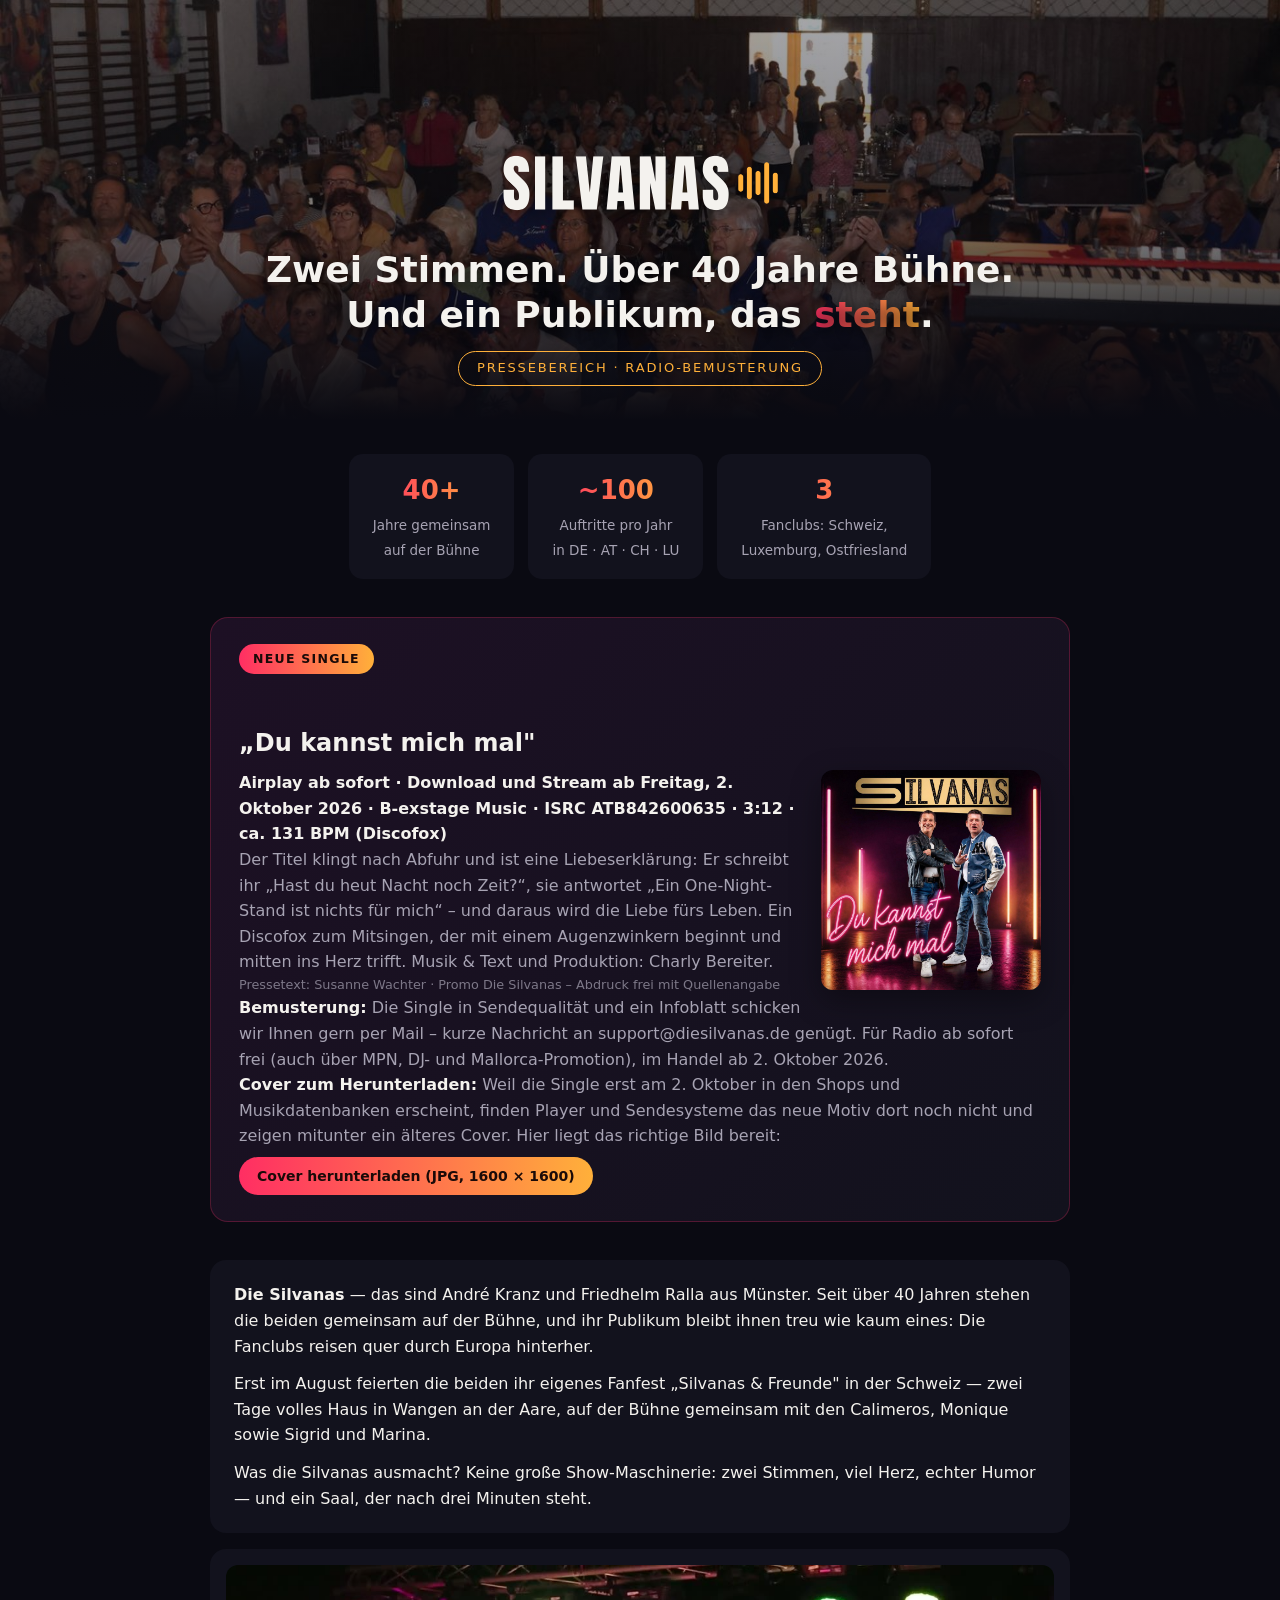
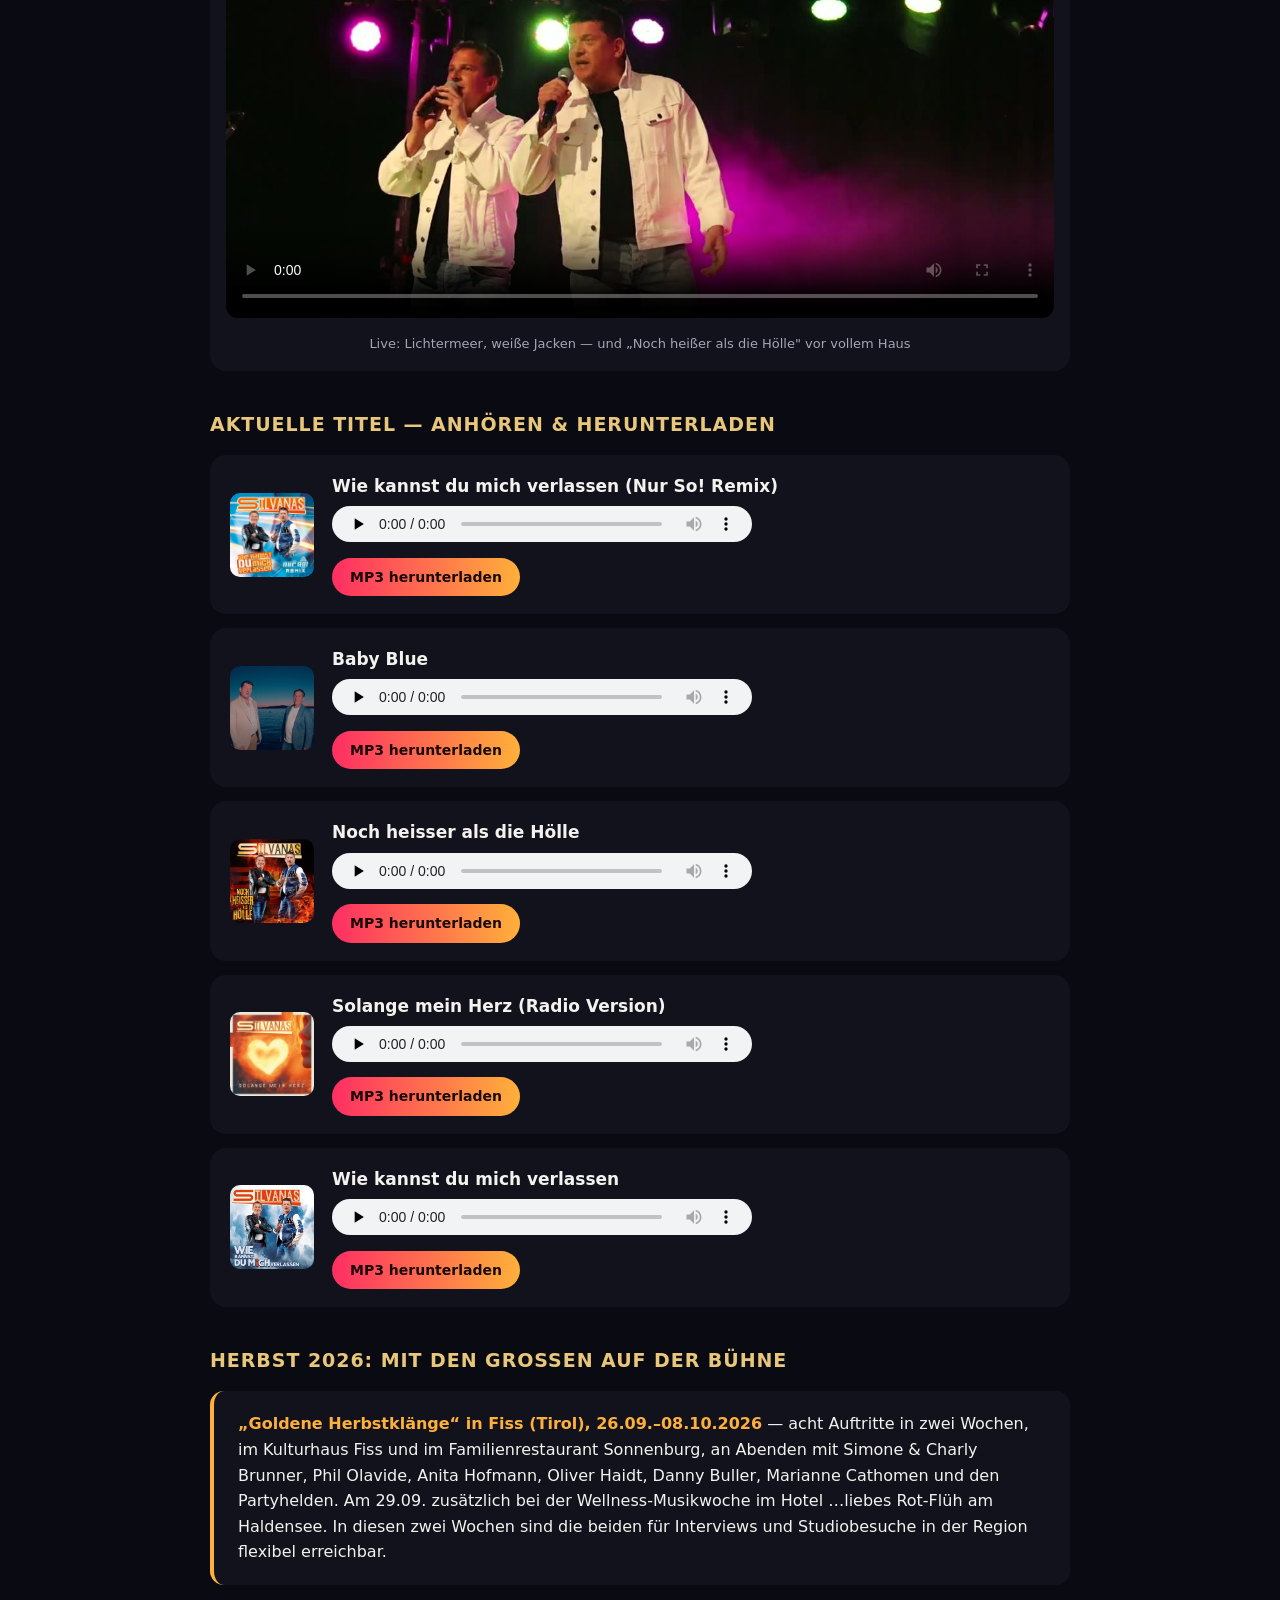
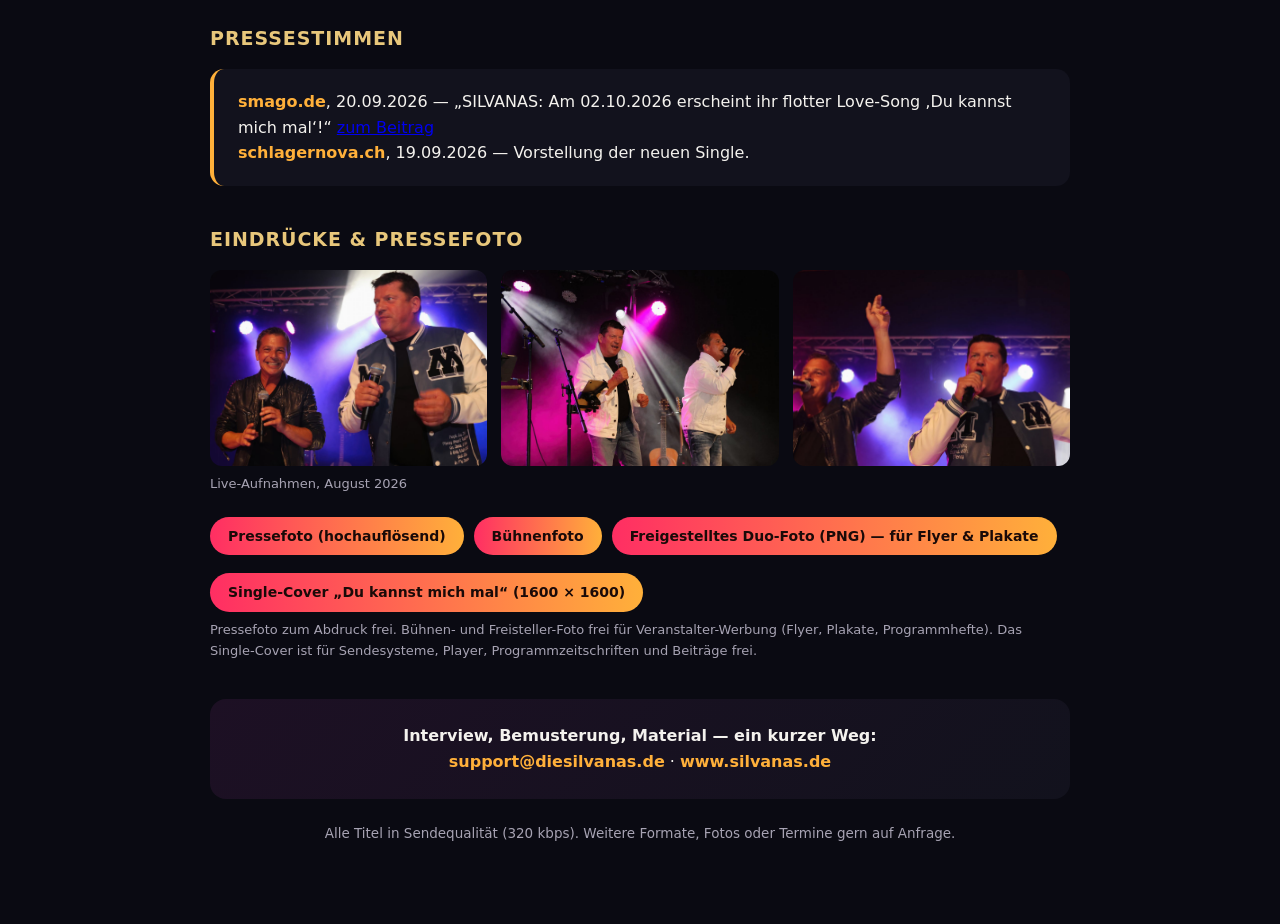
<file: radio26/index.html>
<!doctype html>
<html lang="de">
<head>
<meta charset="utf-8">
<meta name="viewport" content="width=device-width, initial-scale=1">
<meta name="robots" content="noindex, nofollow">
<title>Die Silvanas — Pressebereich</title>
<style>
:root{--ink:#0a0a12;--panel:#12121d;--text:#f4f2ee;--muted:#a7a3b3;--gold:#ffb03a;--heart:#ff2e63;--champagne:#e8c77b}
*{margin:0;padding:0;box-sizing:border-box}
body{background:var(--ink);color:var(--text);font-family:system-ui,-apple-system,'Segoe UI',sans-serif;line-height:1.6}
.hero{position:relative;min-height:420px;display:flex;align-items:flex-end;background:url('stimmung-1.jpg') center 30%/cover}
.hero::after{content:'';position:absolute;inset:0;background:linear-gradient(180deg,rgba(10,10,18,.35),rgba(10,10,18,.55) 55%,var(--ink))}
.heroinner{position:relative;z-index:2;max-width:900px;margin:0 auto;padding:60px 20px 34px;width:100%;text-align:center}
.heroinner img{width:300px;max-width:72%;filter:drop-shadow(0 4px 16px rgba(0,0,0,.7))}
.heroinner h1{font-size:clamp(22px,4.6vw,36px);margin-top:18px;line-height:1.25;text-shadow:0 4px 18px rgba(0,0,0,.8)}
.heroinner h1 em{font-style:normal;background:linear-gradient(90deg,var(--heart),var(--gold));-webkit-background-clip:text;background-clip:text;color:transparent}
.tag{display:inline-block;margin-top:14px;padding:6px 18px;border:1px solid var(--gold);border-radius:999px;color:var(--gold);font-size:13px;letter-spacing:.14em;text-transform:uppercase}
.wrap{max-width:900px;margin:0 auto;padding:34px 20px 80px}
.zahlen{display:flex;gap:14px;justify-content:center;flex-wrap:wrap;margin-bottom:38px}
.z{background:var(--panel);border-radius:14px;padding:16px 24px;text-align:center;min-width:150px}
.z b{display:block;font-size:26px;background:linear-gradient(90deg,var(--heart),var(--gold));-webkit-background-clip:text;background-clip:text;color:transparent}
.z span{color:var(--muted);font-size:13.5px}
.single{background:linear-gradient(135deg,#1d1024,var(--panel));border:1px solid #ff2e6340;border-radius:18px;padding:26px 28px;margin-bottom:38px}
.single .neu{display:inline-block;background:linear-gradient(90deg,var(--heart),var(--gold));color:#1a0a08;font-weight:800;font-size:12.5px;letter-spacing:.1em;padding:5px 14px;border-radius:999px;text-transform:uppercase;margin-bottom:12px}
.single h2{font-size:24px;margin-bottom:8px;color:var(--text);text-transform:none;letter-spacing:0}
.single p{color:var(--muted)}
.single p strong{color:var(--text)}
h2{font-size:19px;letter-spacing:.05em;margin:38px 0 16px;color:var(--champagne);text-transform:uppercase}
.zeile{display:grid;grid-template-columns:1fr 1fr;gap:16px;align-items:start}
@media(max-width:640px){.zeile{grid-template-columns:1fr}}
.videobox{background:var(--panel);border-radius:16px;padding:16px;text-align:center}
.videobox video{width:100%;border-radius:12px}
.videobox .credit{margin-top:8px}
.leben{background:var(--panel);border-radius:16px;padding:22px 24px}
.leben p+p{margin-top:12px}
.leben p{color:var(--text)}
.titel{background:var(--panel);border-radius:16px;padding:18px 20px;margin-bottom:14px;display:flex;gap:18px;align-items:center;flex-wrap:wrap}
.titel img{width:84px;height:84px;object-fit:cover;border-radius:10px;flex:none}
.tinfo{flex:1;min-width:220px}
.tinfo strong{display:block;font-size:17px;margin-bottom:6px}
audio{width:100%;max-width:420px;height:36px}
.dl{display:inline-block;margin-top:8px;padding:8px 18px;border-radius:999px;background:linear-gradient(90deg,var(--heart),var(--gold));color:#1a0a08;font-weight:700;text-decoration:none;font-size:14px}
.galerie{display:grid;grid-template-columns:2fr 1fr;gap:14px}
@media(max-width:640px){.galerie{grid-template-columns:1fr}}
.galerie img{width:100%;height:100%;object-fit:cover;border-radius:12px}
.credit{color:var(--muted);font-size:13px;margin-top:8px}
.serfaus{background:var(--panel);border-left:4px solid var(--gold);border-radius:14px;padding:20px 24px;margin-top:8px}
.serfaus strong{color:var(--gold)}
.kontakt{background:linear-gradient(135deg,#1d1024,var(--panel));border-radius:16px;padding:24px 28px;margin-top:38px;text-align:center}
.kontakt a{color:var(--gold);text-decoration:none;font-weight:600}
.hinweis{color:var(--muted);font-size:13.5px;margin-top:24px;text-align:center}
</style>
</head>
<body>

<div class="hero">
  <div class="heroinner">
    <img src="../img/logo-buehne.png" alt="Die Silvanas">
    <h1>Zwei Stimmen. Über 40 Jahre Bühne.<br>Und ein Publikum, das <em>steht</em>.</h1>
    <div class="tag">Pressebereich · Radio-Bemusterung</div>
  </div>
</div>

<div class="wrap">

  <div class="zahlen">
    <div class="z"><b>40+</b><span>Jahre gemeinsam<br>auf der Bühne</span></div>
    <div class="z"><b>~100</b><span>Auftritte pro Jahr<br>in DE · AT · CH · LU</span></div>
    <div class="z"><b>3</b><span>Fanclubs: Schweiz,<br>Luxemburg, Ostfriesland</span></div>
  </div>

  <div class="single">
    <span class="neu">Neue Single</span>
    <h2>„Du kannst mich mal"</h2>
    <img src="cover-du-kannst-mich-mal.jpg" alt="Cover der Single „Du kannst mich mal“ der Silvanas" style="float:right;width:min(38%,220px);margin:0 0 12px 18px;border-radius:12px;box-shadow:0 10px 30px rgba(0,0,0,.35)">
    <p><strong>Airplay ab sofort · Download und Stream ab Freitag, 2. Oktober 2026 · B-exstage Music · ISRC ATB842600635 · 3:12 · ca. 131 BPM (Discofox)</strong></p>
    <p>Der Titel klingt nach Abfuhr und ist eine Liebeserklärung: Er schreibt ihr „Hast du heut Nacht noch Zeit?“, sie antwortet „Ein One-Night-Stand ist nichts für mich“ – und daraus wird die Liebe fürs Leben. Ein Discofox zum Mitsingen, der mit einem Augenzwinkern beginnt und mitten ins Herz trifft. Musik &amp; Text und Produktion: Charly Bereiter.</p>
    <p style="font-size:.8em;opacity:.7">Pressetext: Susanne Wachter · Promo Die Silvanas – Abdruck frei mit Quellenangabe</p>
    <p><strong>Bemusterung:</strong> Die Single in Sendequalität und ein Infoblatt schicken wir Ihnen gern per Mail – kurze Nachricht an support@diesilvanas.de genügt. Für Radio ab sofort frei (auch über MPN, DJ- und Mallorca-Promotion), im Handel ab 2. Oktober 2026.</p>
    <p><strong>Cover zum Herunterladen:</strong> Weil die Single erst am 2. Oktober in den Shops und Musikdatenbanken erscheint, finden Player und Sendesysteme das neue Motiv dort noch nicht und zeigen mitunter ein älteres Cover. Hier liegt das richtige Bild bereit:</p>
    <p><a class="dl" href="cover-du-kannst-mich-mal-1600.jpg" download="Silvanas - Du kannst mich mal (Cover 1600x1600).jpg">Cover herunterladen (JPG, 1600 × 1600)</a></p>
    <div style="clear:both"></div>
  </div>

  <div>
    <div class="leben">
      <p><strong>Die Silvanas</strong> — das sind André Kranz und Friedhelm Ralla aus Münster. Seit über 40 Jahren stehen die beiden gemeinsam auf der Bühne, und ihr Publikum bleibt ihnen treu wie kaum eines: Die Fanclubs reisen quer durch Europa hinterher.</p>
      <p>Erst im August feierten die beiden ihr eigenes Fanfest „Silvanas &amp; Freunde" in der Schweiz — zwei Tage volles Haus in Wangen an der Aare, auf der Bühne gemeinsam mit den Calimeros, Monique sowie Sigrid und Marina.</p>
      <p>Was die Silvanas ausmacht? Keine große Show-Maschinerie: zwei Stimmen, viel Herz, echter Humor — und ein Saal, der nach drei Minuten steht.</p>
    </div>
    <div class="videobox" style="margin-top:16px">
      <video controls preload="metadata" src="silvanas-live-fanfest.mp4" poster="video-poster-fanfest.jpg"></video>
      <div class="credit">Live: Lichtermeer, weiße Jacken — und „Noch heißer als die Hölle" vor vollem Haus</div>
    </div>
  </div>

  <h2>Aktuelle Titel — anhören &amp; herunterladen</h2>

  <div class="titel">
    <img src="../img/single-remix-cover.jpg" alt="Wie kannst du mich verlassen (Nur So! Remix) — Cover">
    <div class="tinfo">
      <strong>Wie kannst du mich verlassen (Nur So! Remix)</strong>
      <audio controls preload="none" src="audio/silvanas-wie-kannst-du-mich-verlassen-nur-so-remix.mp3"></audio><br>
      <a class="dl" href="audio/silvanas-wie-kannst-du-mich-verlassen-nur-so-remix.mp3" download>MP3 herunterladen</a>
    </div>
  </div>

  <div class="titel">
    <img src="../img/single-baby-blue.jpg" alt="Baby Blue — Cover">
    <div class="tinfo">
      <strong>Baby Blue</strong>
      <audio controls preload="none" src="audio/silvanas-baby-blue.mp3"></audio><br>
      <a class="dl" href="audio/silvanas-baby-blue.mp3" download>MP3 herunterladen</a>
    </div>
  </div>

  <div class="titel">
    <img src="../img/single-noch-heisser.jpg" alt="Noch heisser als die Hölle — Cover">
    <div class="tinfo">
      <strong>Noch heisser als die Hölle</strong>
      <audio controls preload="none" src="audio/silvanas-noch-heisser-als-die-hoelle.mp3"></audio><br>
      <a class="dl" href="audio/silvanas-noch-heisser-als-die-hoelle.mp3" download>MP3 herunterladen</a>
    </div>
  </div>

  <div class="titel">
    <img src="../img/single-solange-mein-herz.jpg" alt="Solange mein Herz — Cover">
    <div class="tinfo">
      <strong>Solange mein Herz (Radio Version)</strong>
      <audio controls preload="none" src="audio/silvanas-solange-mein-herz-radio.mp3"></audio><br>
      <a class="dl" href="audio/silvanas-solange-mein-herz-radio.mp3" download>MP3 herunterladen</a>
    </div>
  </div>

  <div class="titel">
    <img src="../img/single-wie-kannst-original.jpg" alt="Wie kannst du mich verlassen — Cover">
    <div class="tinfo">
      <strong>Wie kannst du mich verlassen</strong>
      <audio controls preload="none" src="audio/silvanas-wie-kannst-du-mich-verlassen.mp3"></audio><br>
      <a class="dl" href="audio/silvanas-wie-kannst-du-mich-verlassen.mp3" download>MP3 herunterladen</a>
    </div>
  </div>

  <h2>Herbst 2026: mit den Großen auf der Bühne</h2>
  <div class="serfaus">
    <p><strong>„Goldene Herbstklänge“ in Fiss (Tirol), 26.09.–08.10.2026</strong> — acht Auftritte in zwei Wochen, im Kulturhaus Fiss und im Familienrestaurant Sonnenburg, an Abenden mit Simone &amp; Charly Brunner, Phil Olavide, Anita Hofmann, Oliver Haidt, Danny Buller, Marianne Cathomen und den Partyhelden. Am 29.09. zusätzlich bei der Wellness-Musikwoche im Hotel …liebes Rot-Flüh am Haldensee. In diesen zwei Wochen sind die beiden für Interviews und Studiobesuche in der Region flexibel erreichbar.</p>
  </div>

  <h2>Pressestimmen</h2>
  <div class="serfaus">
    <p><strong>smago.de</strong>, 20.09.2026 — „SILVANAS: Am 02.10.2026 erscheint ihr flotter Love-Song ‚Du kannst mich mal‘!“
       <a href="https://smago.de/ws2/pop-schlager/silvanas-am-02-10-2026-erscheint-ihr-flotter-love-song-du-kannst-mich-mal/" target="_blank" rel="noopener">zum Beitrag</a></p>
    <p><strong>schlagernova.ch</strong>, 19.09.2026 — Vorstellung der neuen Single.</p>
  </div>

  <h2>Eindrücke &amp; Pressefoto</h2>
  <div class="galerie" style="grid-template-columns:1fr 1fr 1fr">
    <img src="presse-1.jpg" alt="Die Silvanas live">
    <img src="presse-2.jpg" alt="André Kranz und Friedhelm Ralla auf der Bühne">
    <img src="presse-3.jpg" alt="Die Silvanas live auf der Bühne">
  </div>
  <div class="credit">Live-Aufnahmen, August 2026</div>
  <div class="foto" style="margin-top:14px;display:flex;gap:10px;flex-wrap:wrap;align-items:center">
    <a class="dl" href="silvanas-pressefoto.jpg" download>Pressefoto (hochauflösend)</a>
    <a class="dl" href="silvanas-buehnenfoto.jpg" download>Bühnenfoto</a>
    <a class="dl" href="duo-freisteller.png" download>Freigestelltes Duo-Foto (PNG) — für Flyer &amp; Plakate</a>
    <a class="dl" href="cover-du-kannst-mich-mal-1600.jpg" download="Silvanas - Du kannst mich mal (Cover 1600x1600).jpg">Single-Cover „Du kannst mich mal“ (1600 × 1600)</a>
  </div>
  <div class="credit">Pressefoto zum Abdruck frei. Bühnen- und Freisteller-Foto frei für Veranstalter-Werbung (Flyer, Plakate, Programmhefte). Das Single-Cover ist für Sendesysteme, Player, Programmzeitschriften und Beiträge frei.</div>

  <div class="kontakt">
    <strong>Interview, Bemusterung, Material — ein kurzer Weg:</strong><br>
    <a href="mailto:support@diesilvanas.de">support@diesilvanas.de</a> · <a href="https://www.silvanas.de">www.silvanas.de</a>
  </div>

  <div class="hinweis">Alle Titel in Sendequalität (320 kbps). Weitere Formate, Fotos oder Termine gern auf Anfrage.</div>
</div>
</body>
</html>
</file>
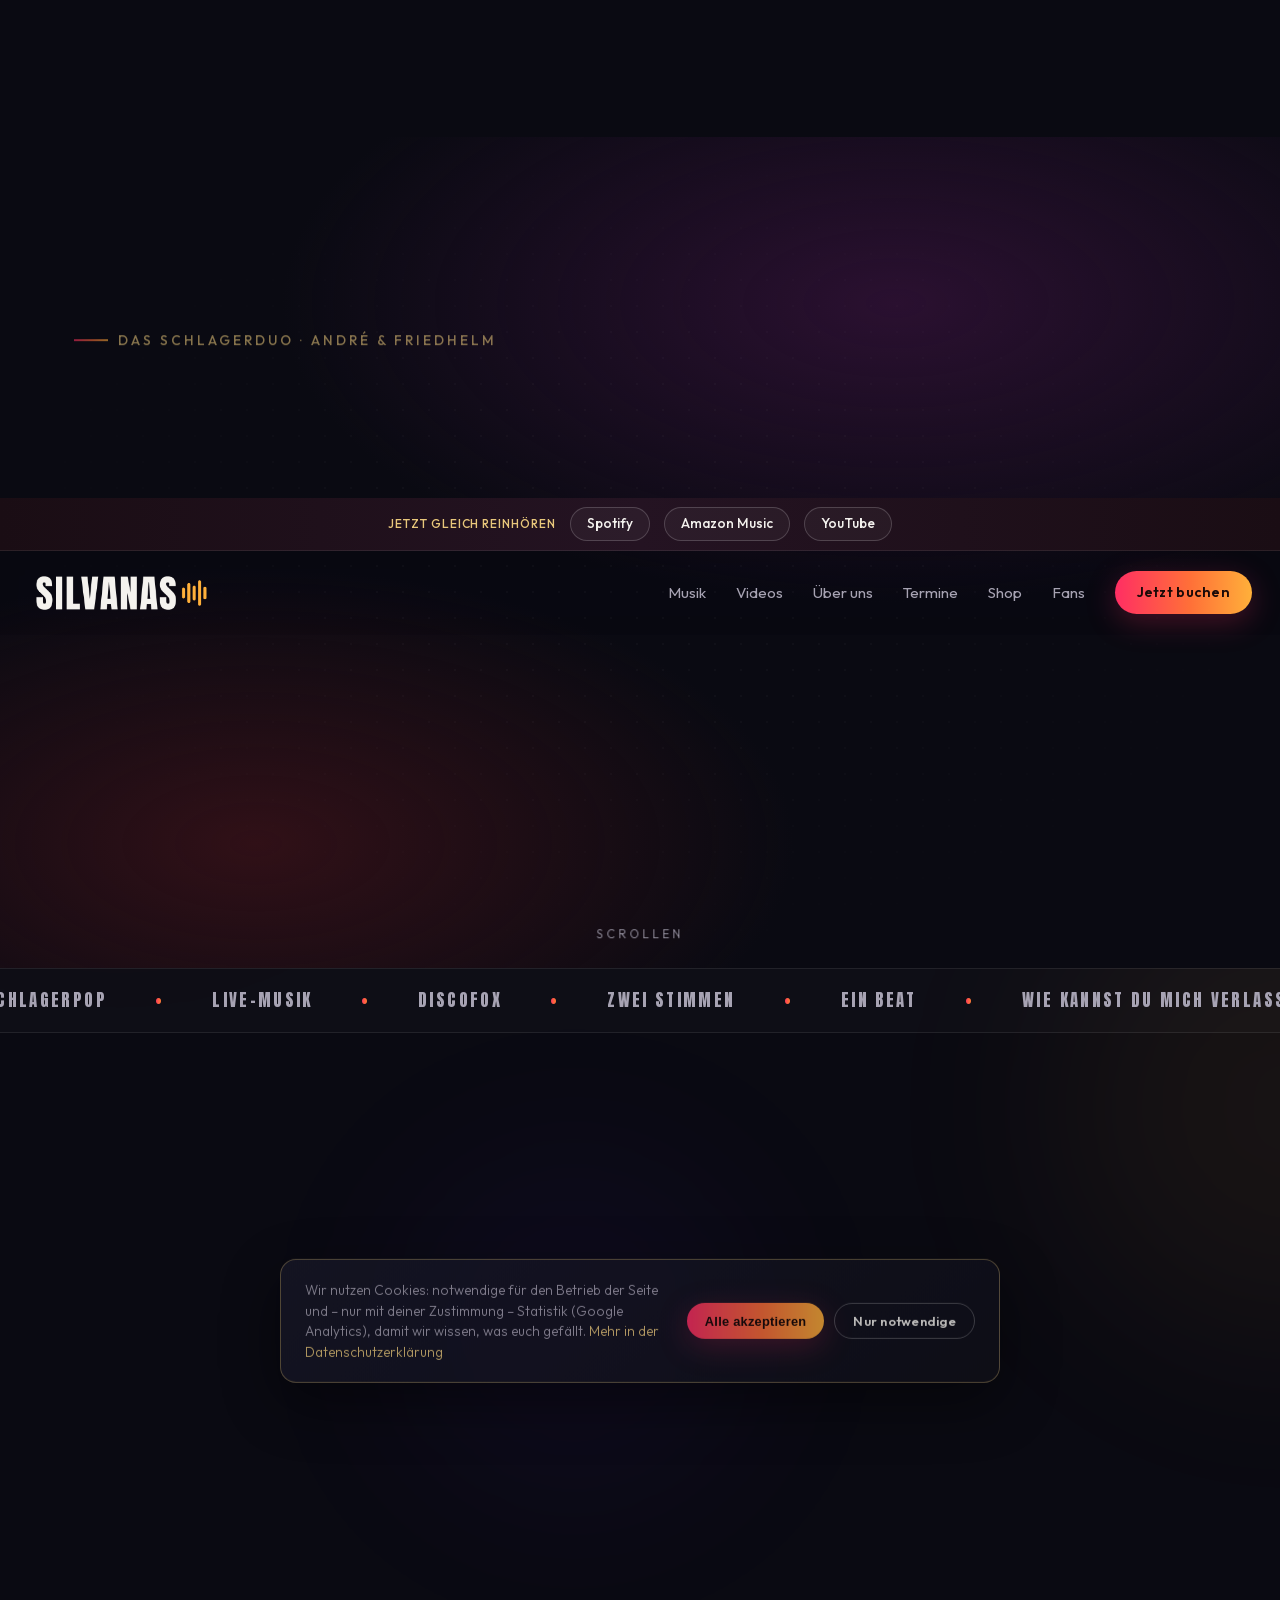
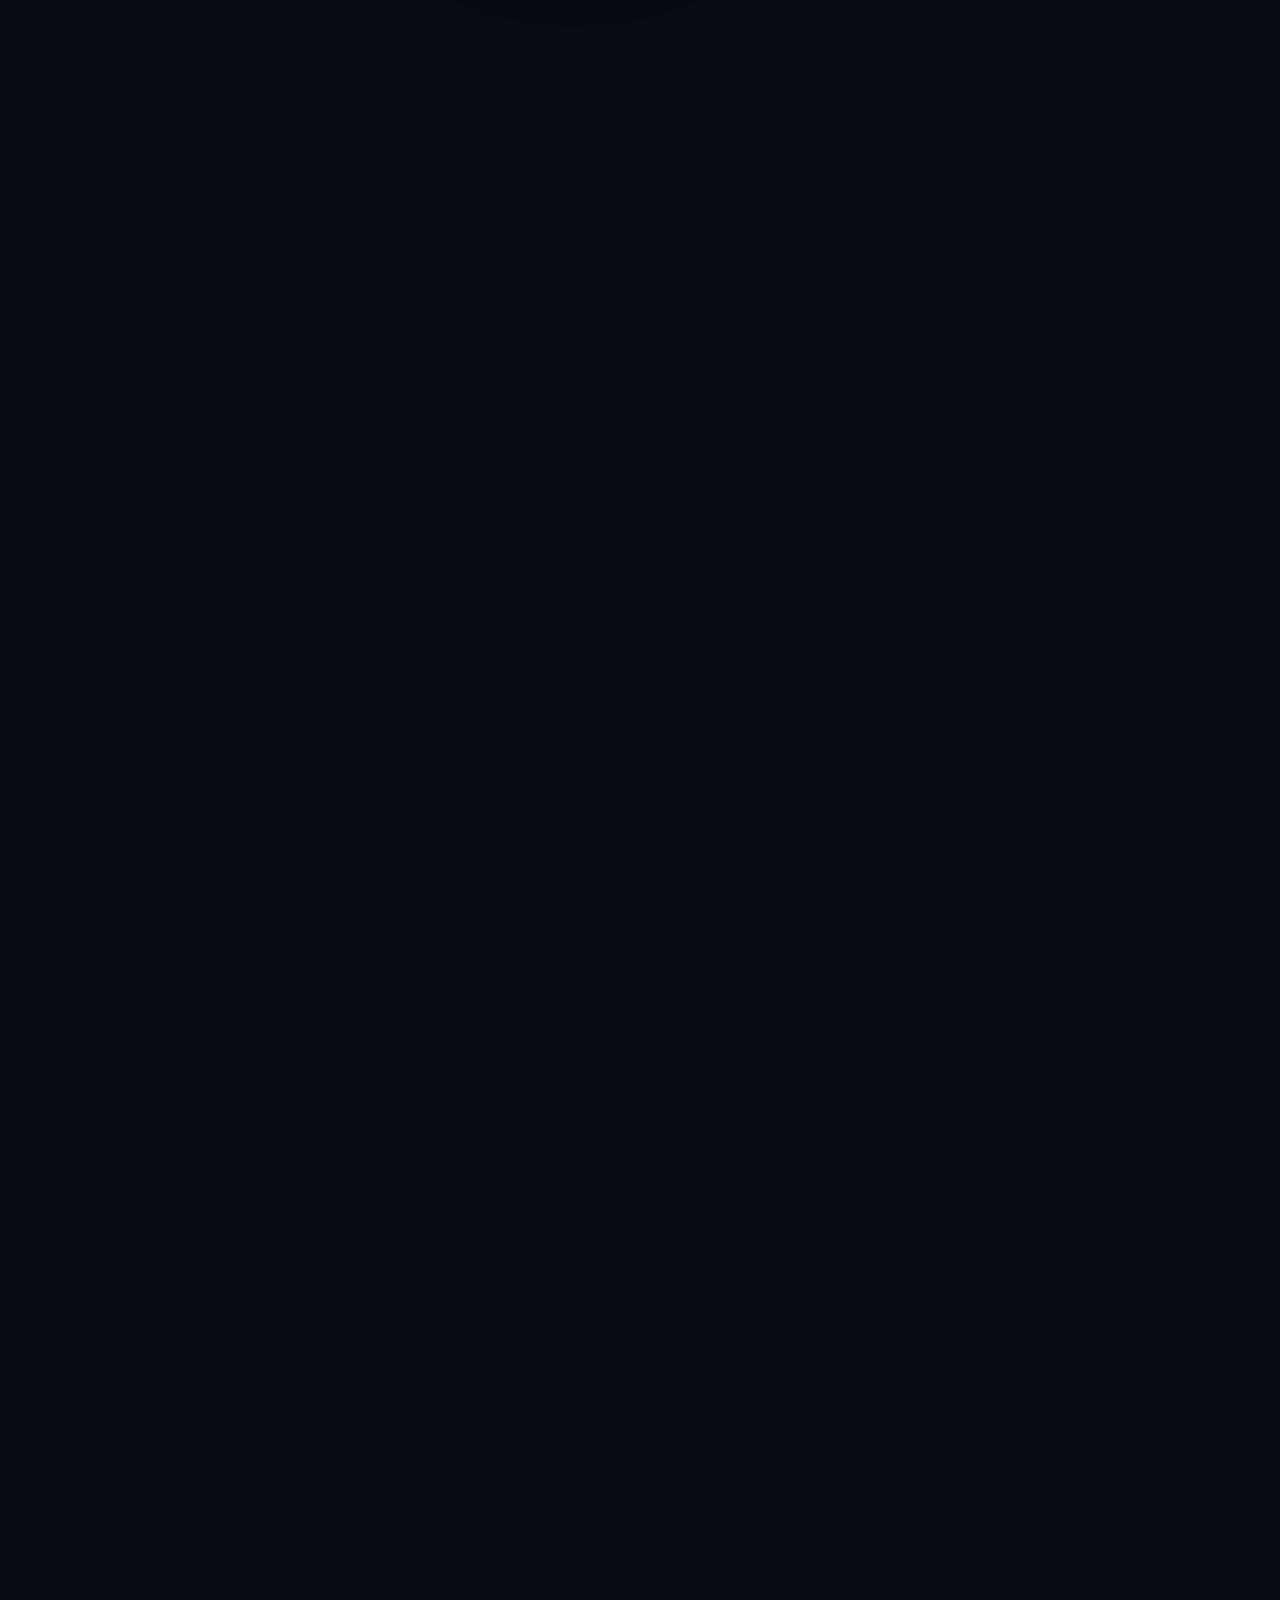
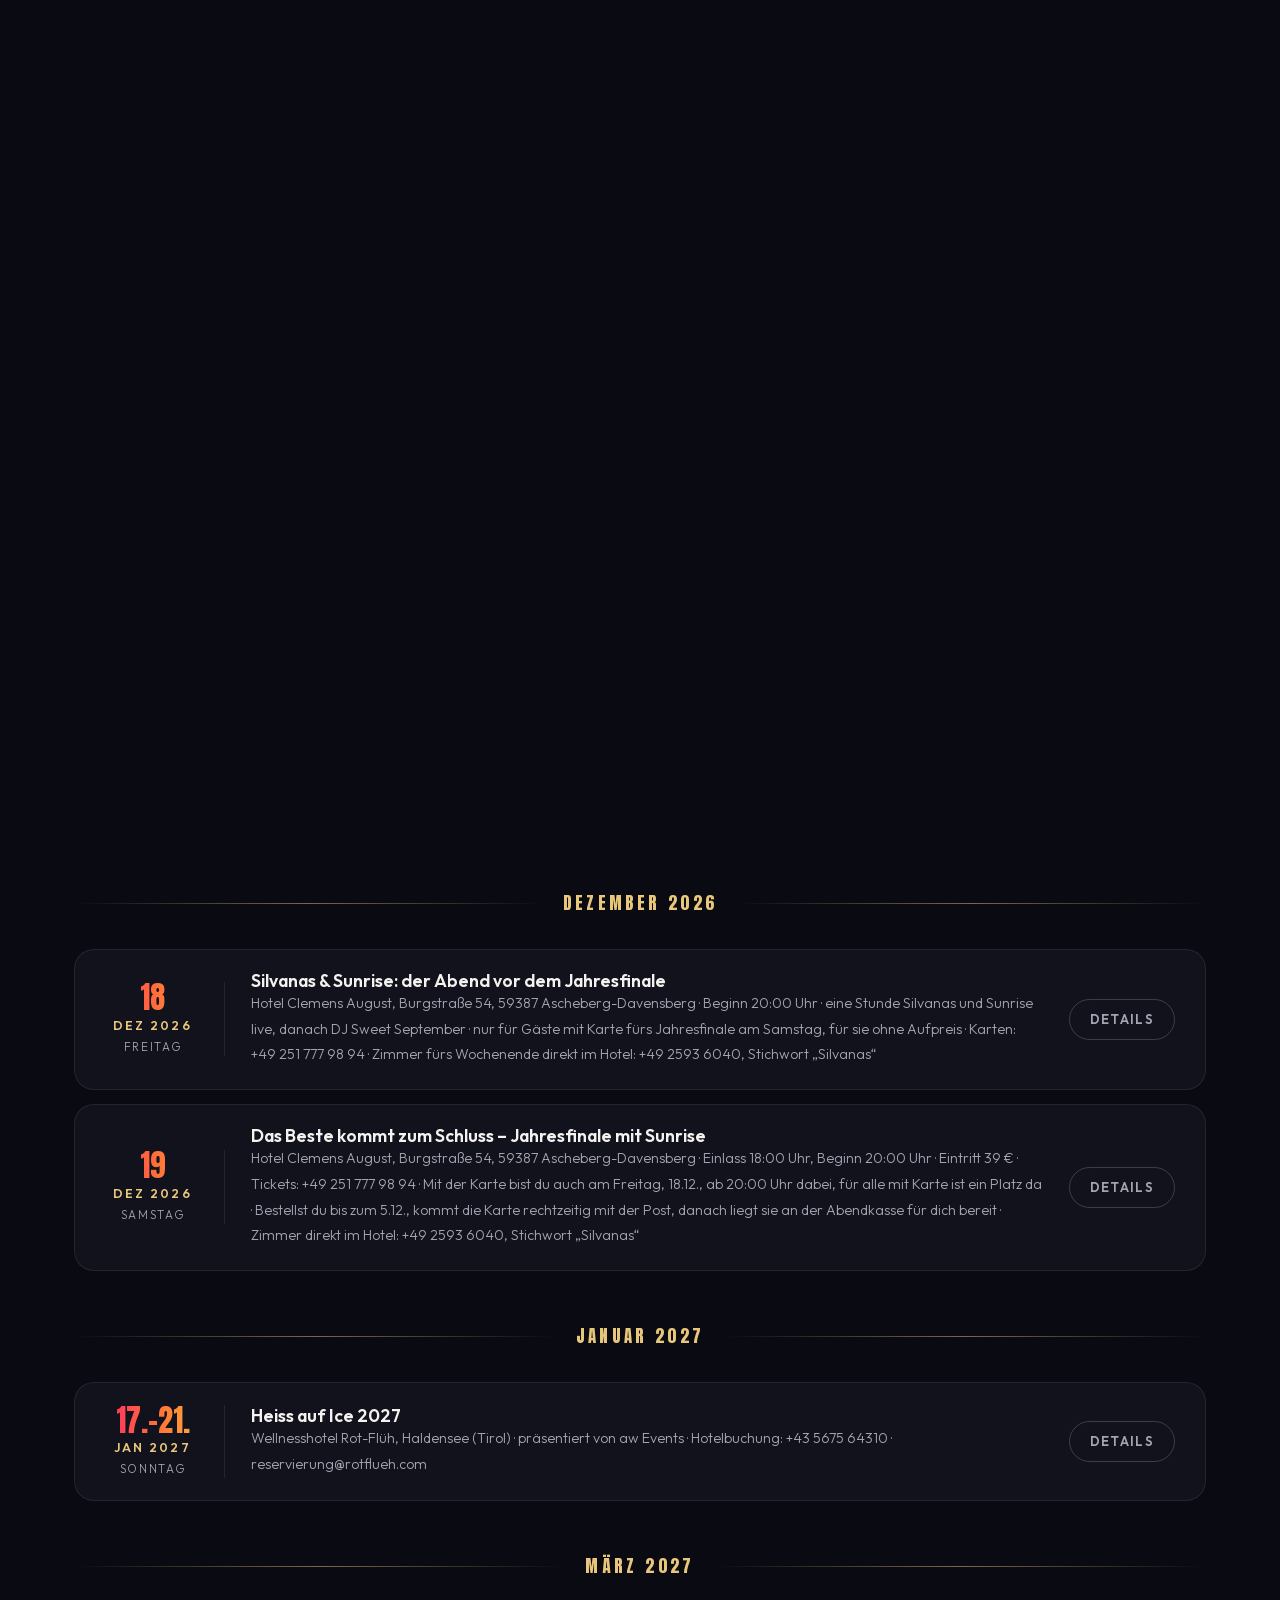
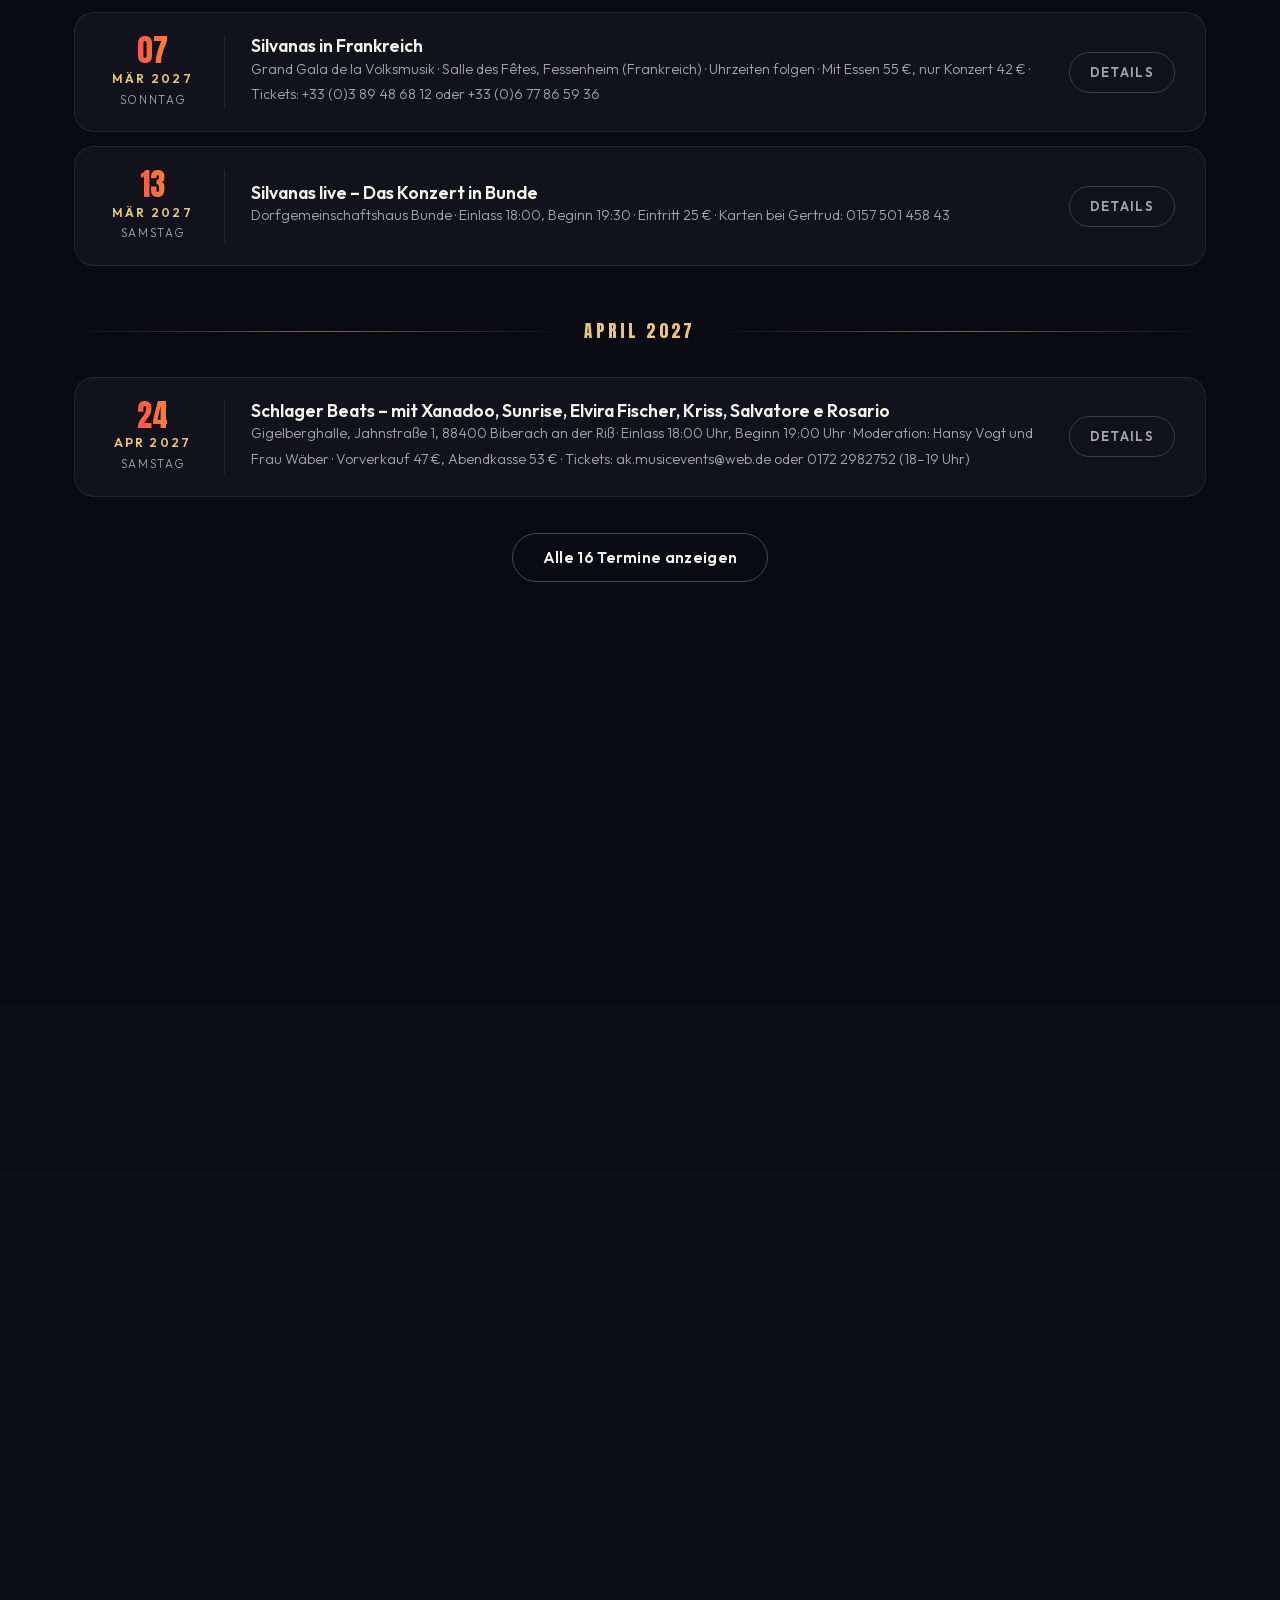
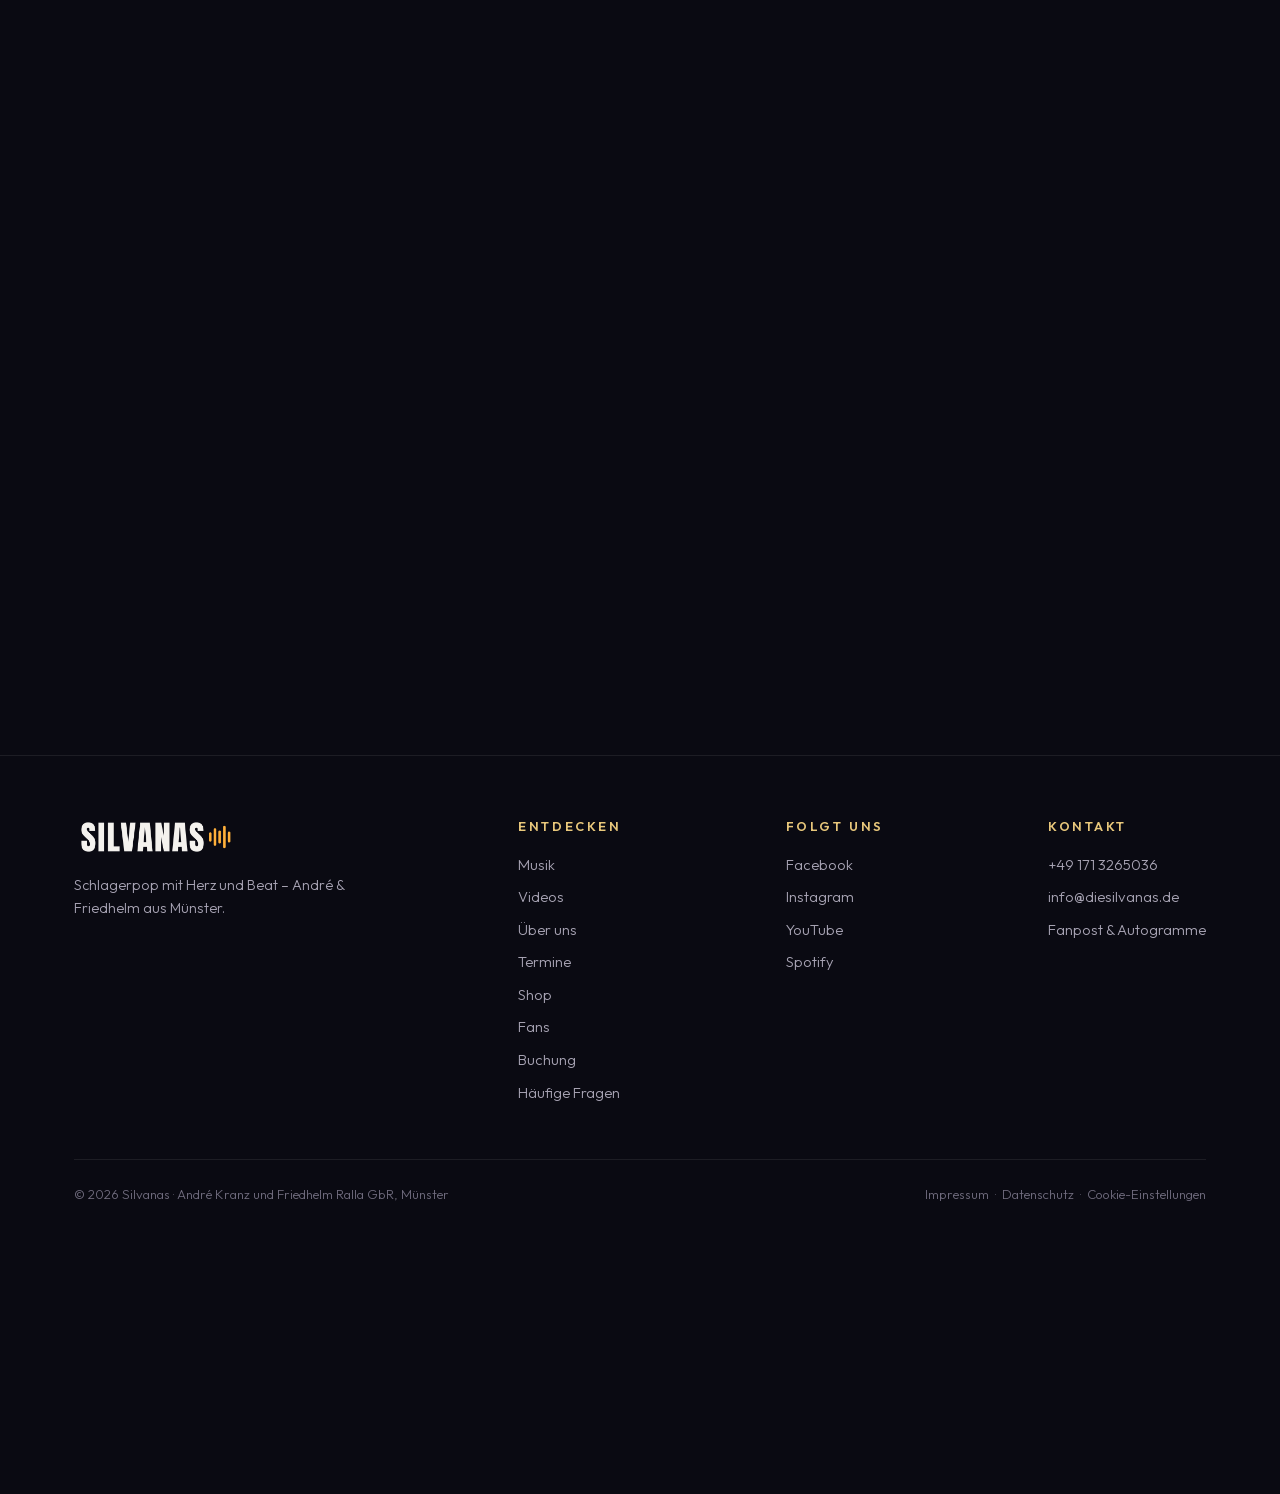
<file: termine/index.html>
<!DOCTYPE html>
<html lang="de">
<head>
<meta charset="UTF-8">
<title>Silvanas – Termine</title>
<meta http-equiv="refresh" content="0; url=/#shows">
<link rel="canonical" href="https://www.silvanas.de/#shows">
<meta name="robots" content="noindex">
</head>
<body style="background:#0a0a12;color:#f4f2ee;font-family:sans-serif;text-align:center;padding-top:80px">
<p>Einen Moment – du wirst zu den <a href="/#shows" style="color:#e8c77b">Terminen</a> weitergeleitet …</p>
</body>
</html>
</file>
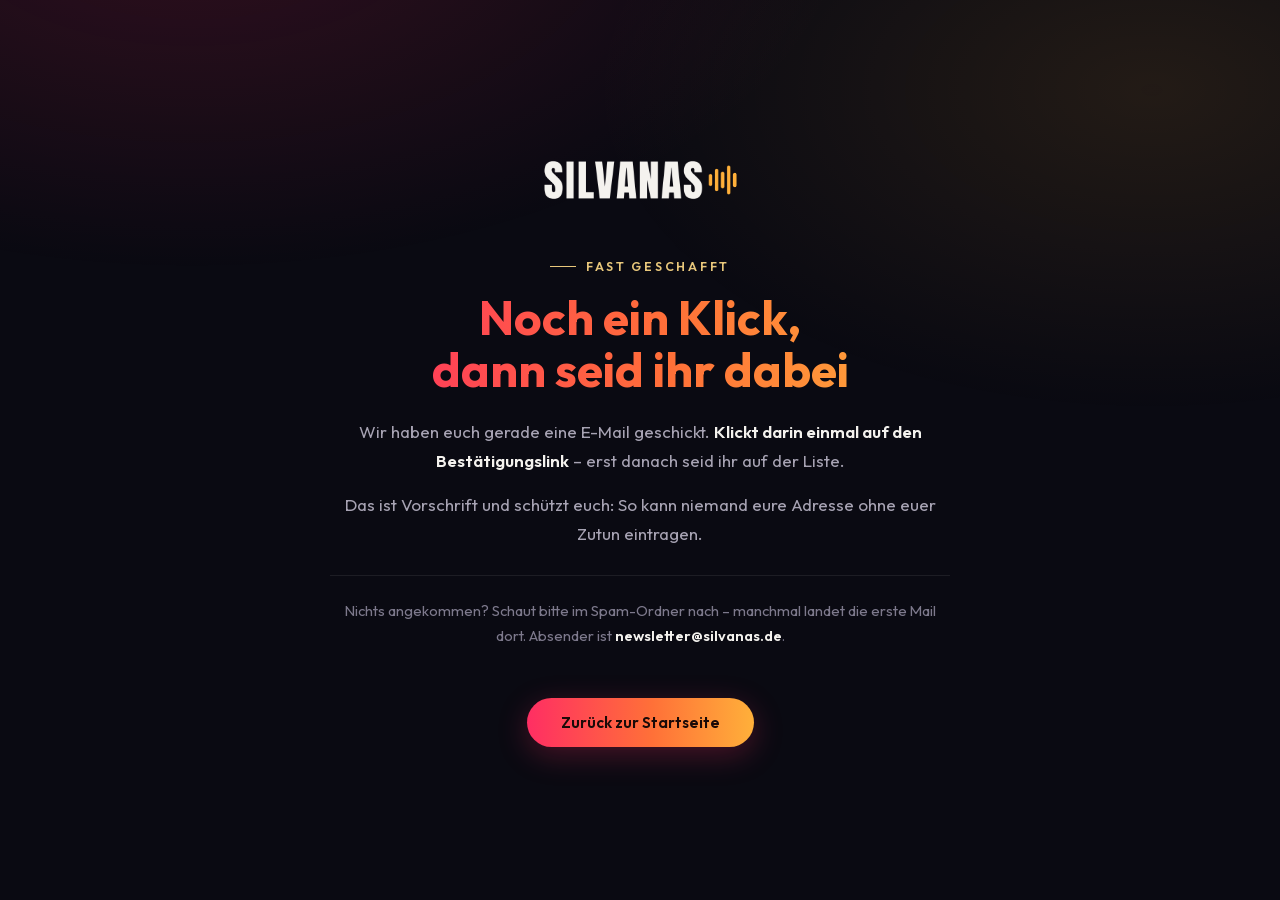
<file: danke.html>
<!DOCTYPE html>
<html lang="de">
<head>
<meta charset="UTF-8">
<meta name="viewport" content="width=device-width, initial-scale=1.0">
<title>Fast geschafft – Die Silvanas</title>
<meta name="robots" content="noindex">
<link rel="icon" type="image/svg+xml" href="favicon.svg">
<link rel="icon" type="image/png" sizes="32x32" href="img/favicon-32.png">
<link rel="apple-touch-icon" href="img/favicon-180.png">
<link rel="stylesheet" href="fonts/fonts.css">
<style>
:root{
  --ink:#0a0a12;
  --panel:#12121d;
  --panel-2:#181828;
  --line:rgba(255,255,255,.08);
  --text:#f4f2ee;
  --muted:#a7a3b3;
  --heart:#ff2e63;
  --gold:#ffb03a;
  --champagne:#e8c77b;
  --grad:linear-gradient(90deg,#ff2e63 0%,#ff7038 55%,#ffb03a 100%);
  --radius:20px;
}
*{margin:0;padding:0;box-sizing:border-box}
body{min-height:100vh;background:var(--ink);color:var(--text);
  font-family:'Outfit',system-ui,sans-serif;-webkit-font-smoothing:antialiased;
  display:flex;align-items:center;justify-content:center;padding:32px;position:relative;overflow-x:hidden}
body::before{content:'';position:fixed;inset:0;pointer-events:none;
  background:radial-gradient(1100px 600px at 15% -10%, rgba(255,46,99,.16), transparent 60%),
             radial-gradient(900px 520px at 90% 10%, rgba(255,176,58,.10), transparent 62%)}
.karte{position:relative;z-index:1;max-width:620px;text-align:center}
.logo{width:210px;margin:0 auto 44px;display:block}
.kicker{display:inline-flex;align-items:center;gap:10px;font-size:.78rem;letter-spacing:.22em;
  text-transform:uppercase;color:var(--champagne);font-weight:600;margin-bottom:18px}
.kicker::before{content:'';width:26px;height:1px;background:var(--champagne)}
h1{font-size:clamp(2rem,5vw,3rem);line-height:1.08;margin-bottom:22px;
  background:var(--grad);-webkit-background-clip:text;background-clip:text;color:transparent}
p{color:var(--muted);font-size:1.06rem;line-height:1.7;margin-bottom:16px}
p strong{color:var(--text);font-weight:600}
.spam{font-size:.92rem;color:#7d798c;margin-top:26px;padding-top:22px;border-top:1px solid var(--line)}
.btn{display:inline-flex;align-items:center;gap:10px;padding:15px 34px;border-radius:999px;
  font-weight:600;font-size:.96rem;transition:.3s;text-decoration:none;margin-top:34px;
  background:var(--grad);color:#1a0a08;box-shadow:0 8px 30px #ff2e6340}
.btn:hover{transform:translateY(-2px);box-shadow:0 14px 40px #ff2e6360}
</style>
</head>
<body>
  <div class="karte">
    <img class="logo" src="img/logo-buehne.png" alt="Die Silvanas">
    <span class="kicker">Fast geschafft</span>
    <h1>Noch ein Klick,<br>dann seid ihr dabei</h1>
    <p>Wir haben euch gerade eine E-Mail geschickt. <strong>Klickt darin einmal auf den
       Bestätigungslink</strong> – erst danach seid ihr auf der Liste.</p>
    <p>Das ist Vorschrift und schützt euch: So kann niemand eure Adresse ohne euer
       Zutun eintragen.</p>
    <p class="spam">Nichts angekommen? Schaut bitte im Spam-Ordner nach – manchmal
       landet die erste Mail dort. Absender ist <strong>newsletter@silvanas.de</strong>.</p>
    <a class="btn" href="/">Zurück zur Startseite</a>
  </div>
</body>
</html>
</file>
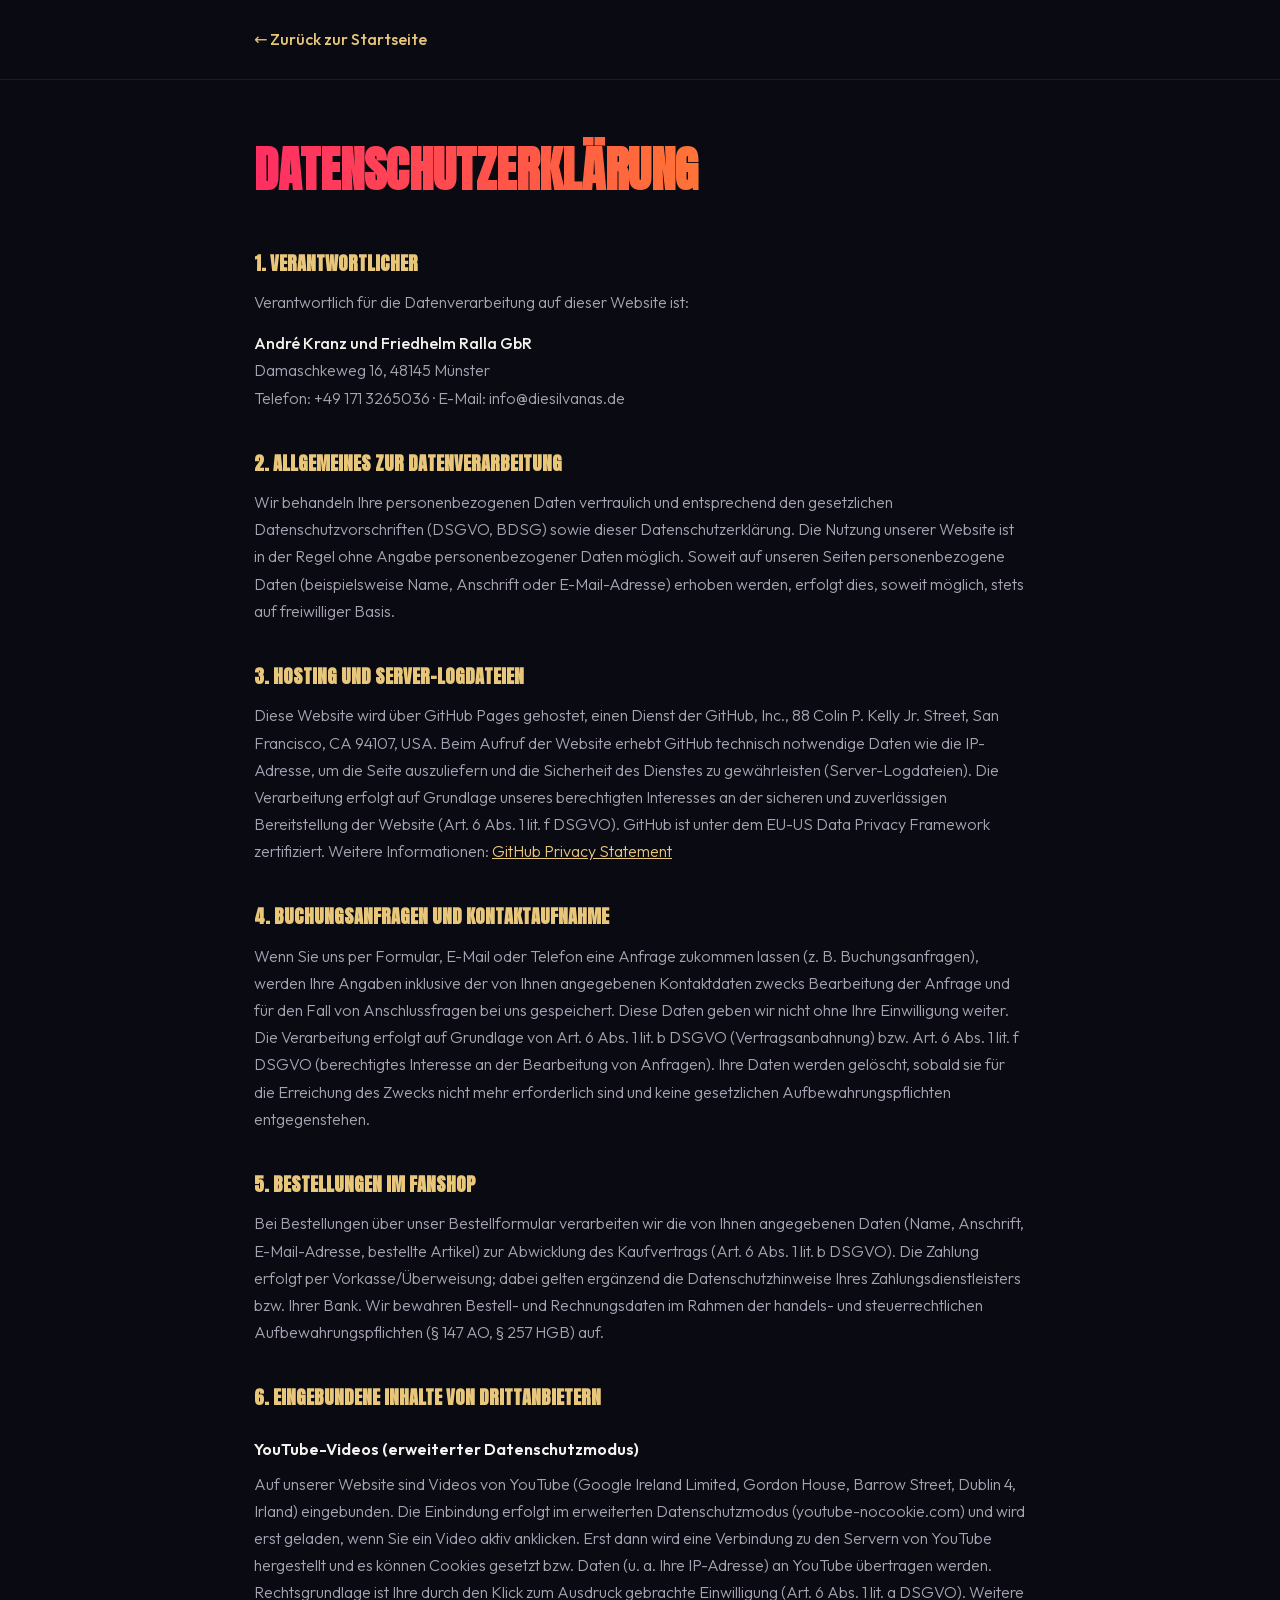
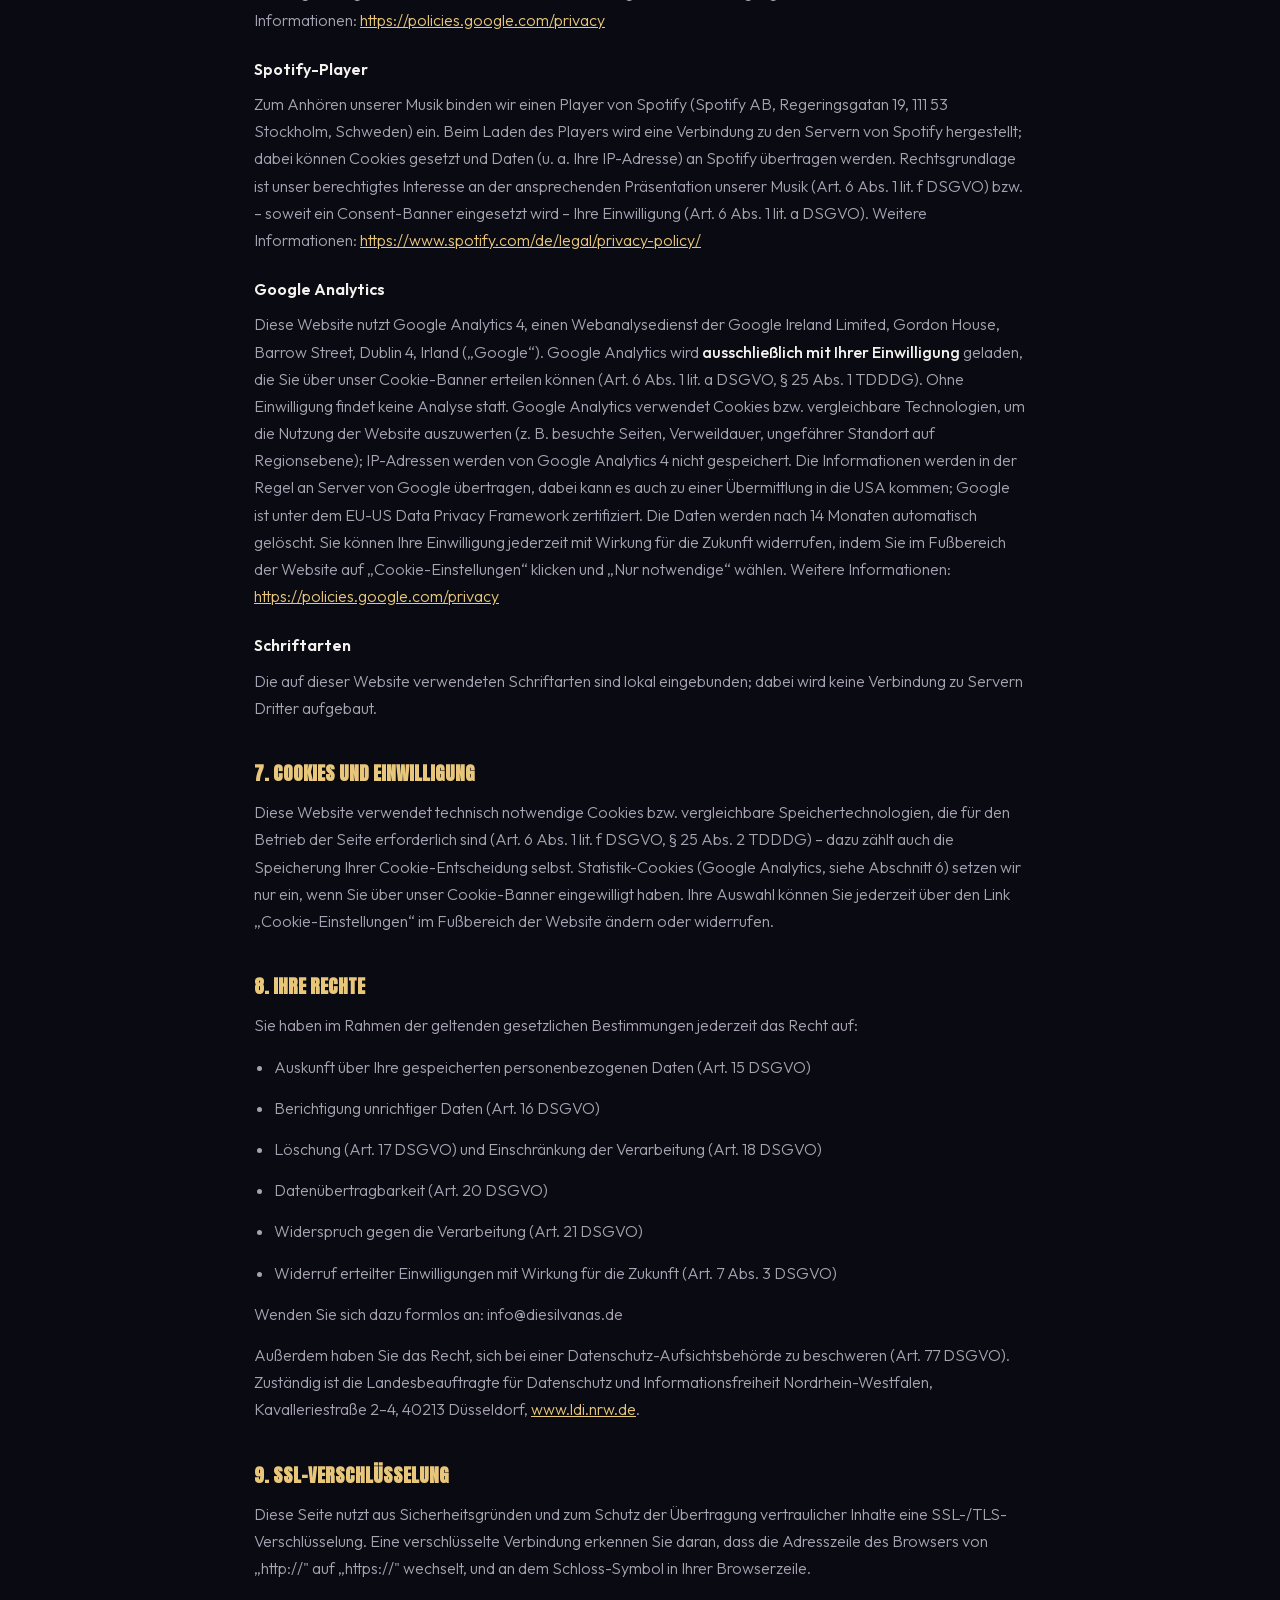
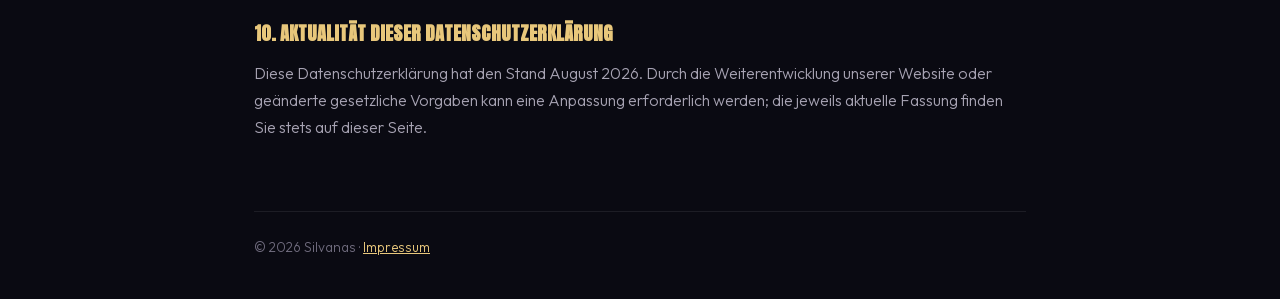
<file: datenschutz.html>
<!DOCTYPE html>
<html lang="de">
<head>
<meta charset="UTF-8">
<meta name="viewport" content="width=device-width, initial-scale=1.0">
<title>Datenschutzerklärung – Silvanas</title>
<meta name="robots" content="noindex, follow">
<link rel="icon" type="image/svg+xml" href="favicon.svg">
<link rel="icon" type="image/png" sizes="32x32" href="img/favicon-32.png">
<link rel="apple-touch-icon" href="img/favicon-180.png">
<link rel="stylesheet" href="fonts/fonts.css">
<style>
:root{--ink:#0a0a12;--text:#f4f2ee;--muted:#a7a3b3;--champagne:#e8c77b;--grad:linear-gradient(90deg,#ff2e63 0%,#ff7038 55%,#ffb03a 100%);--line:rgba(255,255,255,.08)}
*{margin:0;padding:0;box-sizing:border-box}
body{background:var(--ink);color:var(--text);font-family:'Outfit',system-ui,sans-serif;font-weight:300;line-height:1.7}
.wrap{max-width:820px;margin:0 auto;padding:0 24px}
header{padding:26px 0;border-bottom:1px solid var(--line)}
header a{color:var(--champagne);text-decoration:none;font-weight:500}
h1{font-family:'Anton';text-transform:uppercase;font-size:clamp(2rem,5vw,3rem);margin:50px 0 10px;background:var(--grad);-webkit-background-clip:text;background-clip:text;color:transparent}
h2{font-family:'Anton';text-transform:uppercase;font-size:1.15rem;margin:36px 0 10px;color:var(--champagne)}
h3{font-size:1rem;font-weight:600;margin:22px 0 8px;color:var(--text)}
p,li{color:var(--muted);margin-bottom:14px}
ul{margin-left:20px}
p b{color:var(--text);font-weight:500}
a{color:var(--champagne)}
footer{margin:70px 0 40px;padding-top:24px;border-top:1px solid var(--line);color:#6f6b7d;font-size:.85rem}
</style>
</head>
<body>
<header><div class="wrap"><a href="index.html">← Zurück zur Startseite</a></div></header>
<div class="wrap">
<h1>Datenschutzerklärung</h1>

<h2>1. Verantwortlicher</h2>
<p>Verantwortlich für die Datenverarbeitung auf dieser Website ist:</p>
<p><b>André Kranz und Friedhelm Ralla GbR</b><br>
Damaschkeweg 16, 48145 Münster<br>
Telefon: +49 171 3265036 · E-Mail: info@diesilvanas.de</p>

<h2>2. Allgemeines zur Datenverarbeitung</h2>
<p>Wir behandeln Ihre personenbezogenen Daten vertraulich und entsprechend den gesetzlichen Datenschutzvorschriften (DSGVO, BDSG) sowie dieser Datenschutzerklärung. Die Nutzung unserer Website ist in der Regel ohne Angabe personenbezogener Daten möglich. Soweit auf unseren Seiten personenbezogene Daten (beispielsweise Name, Anschrift oder E-Mail-Adresse) erhoben werden, erfolgt dies, soweit möglich, stets auf freiwilliger Basis.</p>

<h2>3. Hosting und Server-Logdateien</h2>
<p>Diese Website wird über GitHub Pages gehostet, einen Dienst der GitHub, Inc., 88 Colin P. Kelly Jr. Street, San Francisco, CA 94107, USA. Beim Aufruf der Website erhebt GitHub technisch notwendige Daten wie die IP-Adresse, um die Seite auszuliefern und die Sicherheit des Dienstes zu gewährleisten (Server-Logdateien). Die Verarbeitung erfolgt auf Grundlage unseres berechtigten Interesses an der sicheren und zuverlässigen Bereitstellung der Website (Art. 6 Abs. 1 lit. f DSGVO). GitHub ist unter dem EU-US Data Privacy Framework zertifiziert. Weitere Informationen: <a href="https://docs.github.com/de/site-policy/privacy-policies/github-general-privacy-statement" target="_blank" rel="noopener">GitHub Privacy Statement</a></p>

<h2>4. Buchungsanfragen und Kontaktaufnahme</h2>
<p>Wenn Sie uns per Formular, E-Mail oder Telefon eine Anfrage zukommen lassen (z. B. Buchungsanfragen), werden Ihre Angaben inklusive der von Ihnen angegebenen Kontaktdaten zwecks Bearbeitung der Anfrage und für den Fall von Anschlussfragen bei uns gespeichert. Diese Daten geben wir nicht ohne Ihre Einwilligung weiter. Die Verarbeitung erfolgt auf Grundlage von Art. 6 Abs. 1 lit. b DSGVO (Vertragsanbahnung) bzw. Art. 6 Abs. 1 lit. f DSGVO (berechtigtes Interesse an der Bearbeitung von Anfragen). Ihre Daten werden gelöscht, sobald sie für die Erreichung des Zwecks nicht mehr erforderlich sind und keine gesetzlichen Aufbewahrungspflichten entgegenstehen.</p>

<h2>5. Bestellungen im Fanshop</h2>
<p>Bei Bestellungen über unser Bestellformular verarbeiten wir die von Ihnen angegebenen Daten (Name, Anschrift, E-Mail-Adresse, bestellte Artikel) zur Abwicklung des Kaufvertrags (Art. 6 Abs. 1 lit. b DSGVO). Die Zahlung erfolgt per Vorkasse/Überweisung; dabei gelten ergänzend die Datenschutzhinweise Ihres Zahlungsdienstleisters bzw. Ihrer Bank. Wir bewahren Bestell- und Rechnungsdaten im Rahmen der handels- und steuerrechtlichen Aufbewahrungspflichten (§ 147 AO, § 257 HGB) auf.</p>

<h2>6. Eingebundene Inhalte von Drittanbietern</h2>

<h3>YouTube-Videos (erweiterter Datenschutzmodus)</h3>
<p>Auf unserer Website sind Videos von YouTube (Google Ireland Limited, Gordon House, Barrow Street, Dublin 4, Irland) eingebunden. Die Einbindung erfolgt im erweiterten Datenschutzmodus (youtube-nocookie.com) und wird erst geladen, wenn Sie ein Video aktiv anklicken. Erst dann wird eine Verbindung zu den Servern von YouTube hergestellt und es können Cookies gesetzt bzw. Daten (u. a. Ihre IP-Adresse) an YouTube übertragen werden. Rechtsgrundlage ist Ihre durch den Klick zum Ausdruck gebrachte Einwilligung (Art. 6 Abs. 1 lit. a DSGVO). Weitere Informationen: <a href="https://policies.google.com/privacy" target="_blank" rel="noopener">https://policies.google.com/privacy</a></p>

<h3>Spotify-Player</h3>
<p>Zum Anhören unserer Musik binden wir einen Player von Spotify (Spotify AB, Regeringsgatan 19, 111 53 Stockholm, Schweden) ein. Beim Laden des Players wird eine Verbindung zu den Servern von Spotify hergestellt; dabei können Cookies gesetzt und Daten (u. a. Ihre IP-Adresse) an Spotify übertragen werden. Rechtsgrundlage ist unser berechtigtes Interesse an der ansprechenden Präsentation unserer Musik (Art. 6 Abs. 1 lit. f DSGVO) bzw. – soweit ein Consent-Banner eingesetzt wird – Ihre Einwilligung (Art. 6 Abs. 1 lit. a DSGVO). Weitere Informationen: <a href="https://www.spotify.com/de/legal/privacy-policy/" target="_blank" rel="noopener">https://www.spotify.com/de/legal/privacy-policy/</a></p>

<h3>Google Analytics</h3>
<p>Diese Website nutzt Google Analytics 4, einen Webanalysedienst der Google Ireland Limited, Gordon House, Barrow Street, Dublin 4, Irland („Google“). Google Analytics wird <b>ausschließlich mit Ihrer Einwilligung</b> geladen, die Sie über unser Cookie-Banner erteilen können (Art. 6 Abs. 1 lit. a DSGVO, § 25 Abs. 1 TDDDG). Ohne Einwilligung findet keine Analyse statt. Google Analytics verwendet Cookies bzw. vergleichbare Technologien, um die Nutzung der Website auszuwerten (z. B. besuchte Seiten, Verweildauer, ungefährer Standort auf Regionsebene); IP-Adressen werden von Google Analytics 4 nicht gespeichert. Die Informationen werden in der Regel an Server von Google übertragen, dabei kann es auch zu einer Übermittlung in die USA kommen; Google ist unter dem EU-US Data Privacy Framework zertifiziert. Die Daten werden nach 14 Monaten automatisch gelöscht. Sie können Ihre Einwilligung jederzeit mit Wirkung für die Zukunft widerrufen, indem Sie im Fußbereich der Website auf „Cookie-Einstellungen“ klicken und „Nur notwendige“ wählen. Weitere Informationen: <a href="https://policies.google.com/privacy" target="_blank" rel="noopener">https://policies.google.com/privacy</a></p>

<h3>Schriftarten</h3>
<p>Die auf dieser Website verwendeten Schriftarten sind lokal eingebunden; dabei wird keine Verbindung zu Servern Dritter aufgebaut.</p>

<h2>7. Cookies und Einwilligung</h2>
<p>Diese Website verwendet technisch notwendige Cookies bzw. vergleichbare Speichertechnologien, die für den Betrieb der Seite erforderlich sind (Art. 6 Abs. 1 lit. f DSGVO, § 25 Abs. 2 TDDDG) – dazu zählt auch die Speicherung Ihrer Cookie-Entscheidung selbst. Statistik-Cookies (Google Analytics, siehe Abschnitt 6) setzen wir nur ein, wenn Sie über unser Cookie-Banner eingewilligt haben. Ihre Auswahl können Sie jederzeit über den Link „Cookie-Einstellungen“ im Fußbereich der Website ändern oder widerrufen.</p>

<h2>8. Ihre Rechte</h2>
<p>Sie haben im Rahmen der geltenden gesetzlichen Bestimmungen jederzeit das Recht auf:</p>
<ul>
<li>Auskunft über Ihre gespeicherten personenbezogenen Daten (Art. 15 DSGVO)</li>
<li>Berichtigung unrichtiger Daten (Art. 16 DSGVO)</li>
<li>Löschung (Art. 17 DSGVO) und Einschränkung der Verarbeitung (Art. 18 DSGVO)</li>
<li>Datenübertragbarkeit (Art. 20 DSGVO)</li>
<li>Widerspruch gegen die Verarbeitung (Art. 21 DSGVO)</li>
<li>Widerruf erteilter Einwilligungen mit Wirkung für die Zukunft (Art. 7 Abs. 3 DSGVO)</li>
</ul>
<p>Wenden Sie sich dazu formlos an: info@diesilvanas.de</p>
<p>Außerdem haben Sie das Recht, sich bei einer Datenschutz-Aufsichtsbehörde zu beschweren (Art. 77 DSGVO). Zuständig ist die Landesbeauftragte für Datenschutz und Informationsfreiheit Nordrhein-Westfalen, Kavalleriestraße 2–4, 40213 Düsseldorf, <a href="https://www.ldi.nrw.de" target="_blank" rel="noopener">www.ldi.nrw.de</a>.</p>

<h2>9. SSL-Verschlüsselung</h2>
<p>Diese Seite nutzt aus Sicherheitsgründen und zum Schutz der Übertragung vertraulicher Inhalte eine SSL-/TLS-Verschlüsselung. Eine verschlüsselte Verbindung erkennen Sie daran, dass die Adresszeile des Browsers von „http://" auf „https://" wechselt, und an dem Schloss-Symbol in Ihrer Browserzeile.</p>

<h2>10. Aktualität dieser Datenschutzerklärung</h2>
<p>Diese Datenschutzerklärung hat den Stand August 2026. Durch die Weiterentwicklung unserer Website oder geänderte gesetzliche Vorgaben kann eine Anpassung erforderlich werden; die jeweils aktuelle Fassung finden Sie stets auf dieser Seite.</p>

<footer>© 2026 Silvanas · <a href="impressum.html">Impressum</a></footer>
</div>
</body>
</html>
</file>
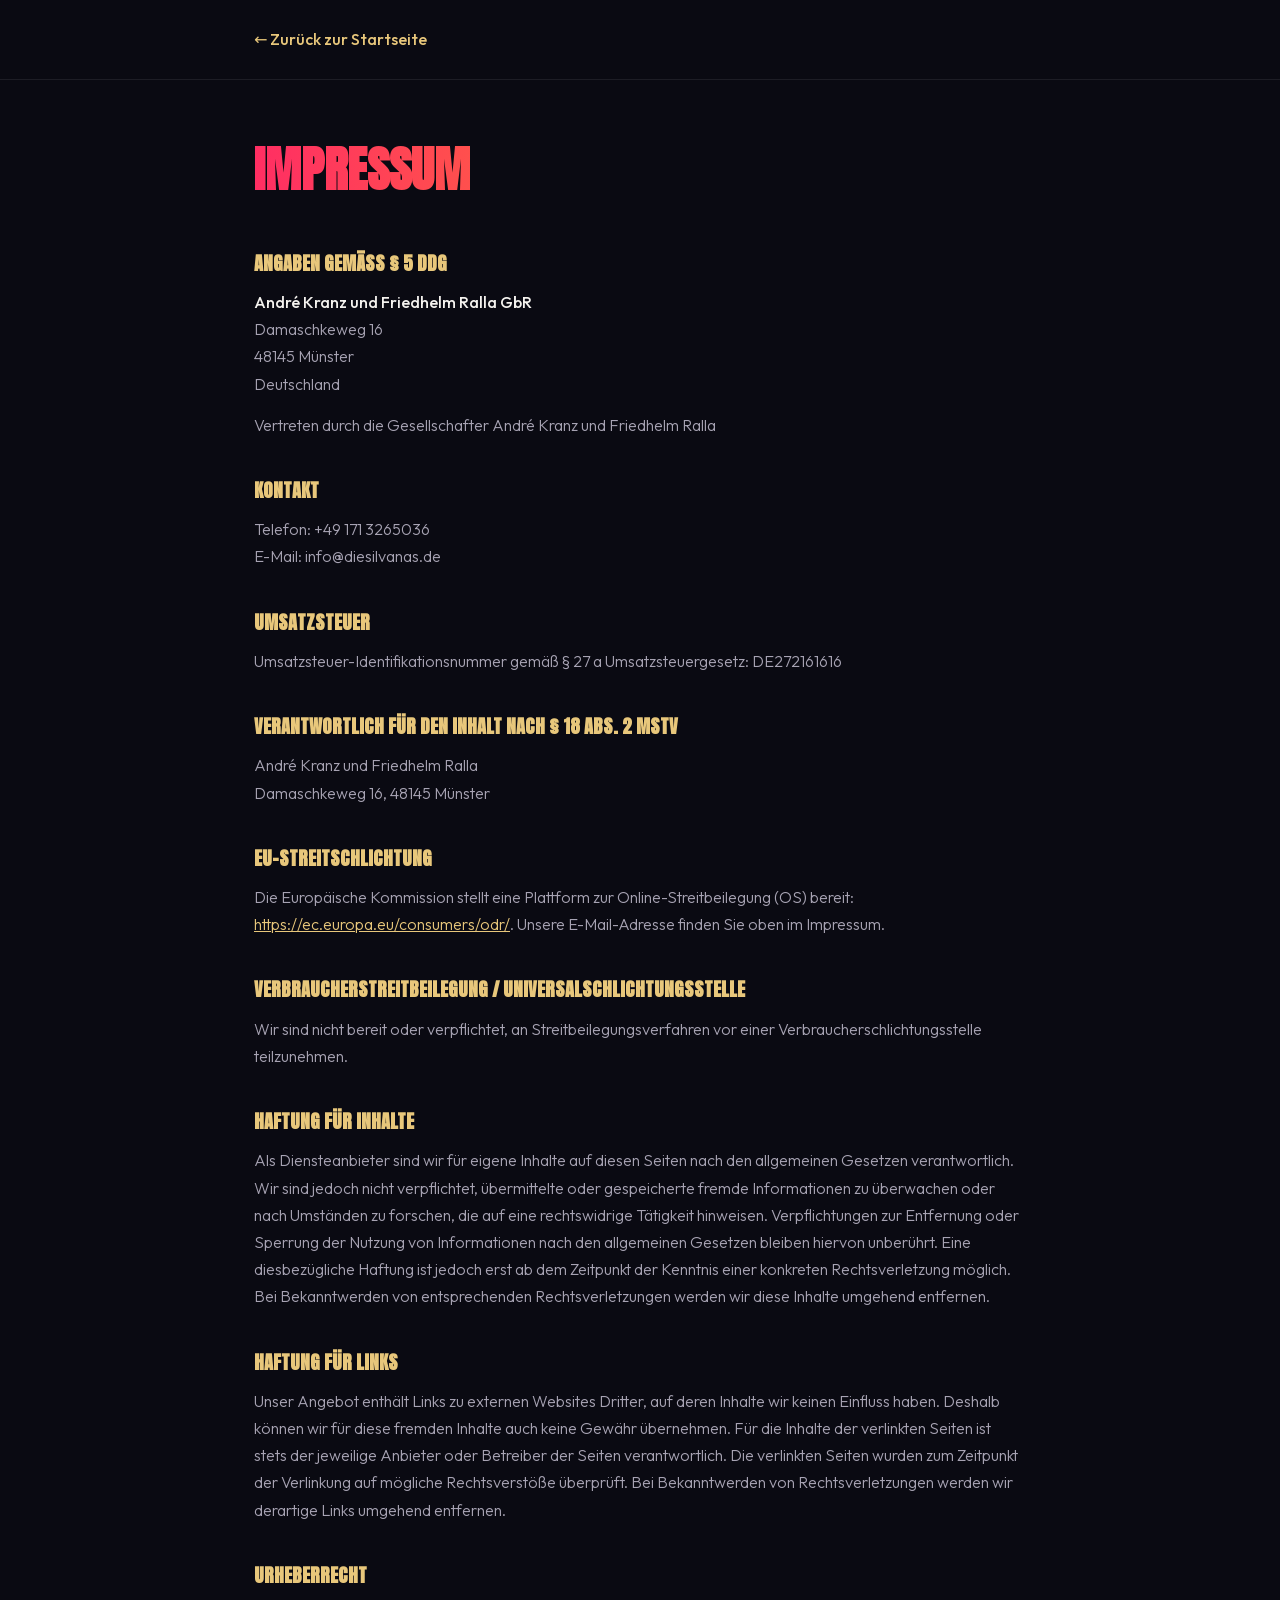
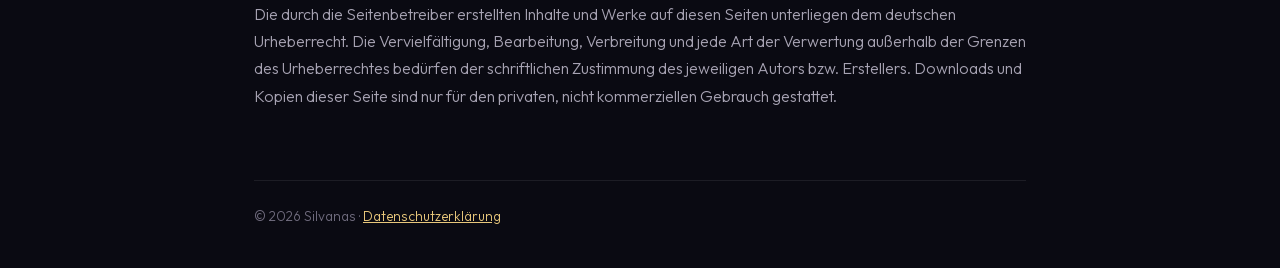
<file: impressum.html>
<!DOCTYPE html>
<html lang="de">
<head>
<meta charset="UTF-8">
<meta name="viewport" content="width=device-width, initial-scale=1.0">
<title>Impressum – Silvanas</title>
<meta name="robots" content="noindex, follow">
<link rel="icon" type="image/svg+xml" href="favicon.svg">
<link rel="icon" type="image/png" sizes="32x32" href="img/favicon-32.png">
<link rel="apple-touch-icon" href="img/favicon-180.png">
<link rel="stylesheet" href="fonts/fonts.css">
<style>
:root{--ink:#0a0a12;--text:#f4f2ee;--muted:#a7a3b3;--champagne:#e8c77b;--grad:linear-gradient(90deg,#ff2e63 0%,#ff7038 55%,#ffb03a 100%);--line:rgba(255,255,255,.08)}
*{margin:0;padding:0;box-sizing:border-box}
body{background:var(--ink);color:var(--text);font-family:'Outfit',system-ui,sans-serif;font-weight:300;line-height:1.7}
.wrap{max-width:820px;margin:0 auto;padding:0 24px}
header{padding:26px 0;border-bottom:1px solid var(--line)}
header a{color:var(--champagne);text-decoration:none;font-weight:500}
h1{font-family:'Anton';text-transform:uppercase;font-size:clamp(2rem,5vw,3rem);margin:50px 0 10px;background:var(--grad);-webkit-background-clip:text;background-clip:text;color:transparent}
h2{font-family:'Anton';text-transform:uppercase;font-size:1.15rem;margin:36px 0 10px;color:var(--champagne)}
p{color:var(--muted);margin-bottom:14px}
p b{color:var(--text);font-weight:500}
a{color:var(--champagne)}
footer{margin:70px 0 40px;padding-top:24px;border-top:1px solid var(--line);color:#6f6b7d;font-size:.85rem}
</style>
</head>
<body>
<header><div class="wrap"><a href="index.html">← Zurück zur Startseite</a></div></header>
<div class="wrap">
<h1>Impressum</h1>

<h2>Angaben gemäß § 5 DDG</h2>
<p><b>André Kranz und Friedhelm Ralla GbR</b><br>
Damaschkeweg 16<br>
48145 Münster<br>
Deutschland</p>
<p>Vertreten durch die Gesellschafter André Kranz und Friedhelm Ralla</p>

<h2>Kontakt</h2>
<p>Telefon: +49 171 3265036<br>
E-Mail: info@diesilvanas.de</p>

<h2>Umsatzsteuer</h2>
<p>Umsatzsteuer-Identifikationsnummer gemäß § 27 a Umsatzsteuergesetz: DE272161616</p>

<h2>Verantwortlich für den Inhalt nach § 18 Abs. 2 MStV</h2>
<p>André Kranz und Friedhelm Ralla<br>
Damaschkeweg 16, 48145 Münster</p>

<h2>EU-Streitschlichtung</h2>
<p>Die Europäische Kommission stellt eine Plattform zur Online-Streitbeilegung (OS) bereit: <a href="https://ec.europa.eu/consumers/odr/" target="_blank" rel="noopener">https://ec.europa.eu/consumers/odr/</a>. Unsere E-Mail-Adresse finden Sie oben im Impressum.</p>

<h2>Verbraucherstreitbeilegung / Universalschlichtungsstelle</h2>
<p>Wir sind nicht bereit oder verpflichtet, an Streitbeilegungsverfahren vor einer Verbraucherschlichtungsstelle teilzunehmen.</p>

<h2>Haftung für Inhalte</h2>
<p>Als Diensteanbieter sind wir für eigene Inhalte auf diesen Seiten nach den allgemeinen Gesetzen verantwortlich. Wir sind jedoch nicht verpflichtet, übermittelte oder gespeicherte fremde Informationen zu überwachen oder nach Umständen zu forschen, die auf eine rechtswidrige Tätigkeit hinweisen. Verpflichtungen zur Entfernung oder Sperrung der Nutzung von Informationen nach den allgemeinen Gesetzen bleiben hiervon unberührt. Eine diesbezügliche Haftung ist jedoch erst ab dem Zeitpunkt der Kenntnis einer konkreten Rechtsverletzung möglich. Bei Bekanntwerden von entsprechenden Rechtsverletzungen werden wir diese Inhalte umgehend entfernen.</p>

<h2>Haftung für Links</h2>
<p>Unser Angebot enthält Links zu externen Websites Dritter, auf deren Inhalte wir keinen Einfluss haben. Deshalb können wir für diese fremden Inhalte auch keine Gewähr übernehmen. Für die Inhalte der verlinkten Seiten ist stets der jeweilige Anbieter oder Betreiber der Seiten verantwortlich. Die verlinkten Seiten wurden zum Zeitpunkt der Verlinkung auf mögliche Rechtsverstöße überprüft. Bei Bekanntwerden von Rechtsverletzungen werden wir derartige Links umgehend entfernen.</p>

<h2>Urheberrecht</h2>
<p>Die durch die Seitenbetreiber erstellten Inhalte und Werke auf diesen Seiten unterliegen dem deutschen Urheberrecht. Die Vervielfältigung, Bearbeitung, Verbreitung und jede Art der Verwertung außerhalb der Grenzen des Urheberrechtes bedürfen der schriftlichen Zustimmung des jeweiligen Autors bzw. Erstellers. Downloads und Kopien dieser Seite sind nur für den privaten, nicht kommerziellen Gebrauch gestattet.</p>

<footer>© 2026 Silvanas · <a href="datenschutz.html">Datenschutzerklärung</a></footer>
</div>
</body>
</html>
</file>
<file: fonts/fonts.css>
@font-face { font-family: 'Anton'; font-style: normal; font-weight: 400; font-display: swap; src: url('anton-400-latin-ext.woff2') format('woff2'); unicode-range: U+0100-02BA, U+02BD-02C5, U+02C7-02CC, U+02CE-02D7, U+02DD-02FF, U+0304, U+0308, U+0329, U+1D00-1DBF, U+1E00-1E9F, U+1EF2-1EFF, U+2020, U+20A0-20AB, U+20AD-20C0, U+2113, U+2C60-2C7F, U+A720-A7FF; }
@font-face { font-family: 'Anton'; font-style: normal; font-weight: 400; font-display: swap; src: url('anton-400-latin.woff2') format('woff2'); unicode-range: U+0000-00FF, U+0131, U+0152-0153, U+02BB-02BC, U+02C6, U+02DA, U+02DC, U+0304, U+0308, U+0329, U+2000-206F, U+20AC, U+2122, U+2191, U+2193, U+2212, U+2215, U+FEFF, U+FFFD; }
@font-face { font-family: 'Outfit'; font-style: normal; font-weight: 300; font-display: swap; src: url('outfit-300-latin-ext.woff2') format('woff2'); unicode-range: U+0100-02BA, U+02BD-02C5, U+02C7-02CC, U+02CE-02D7, U+02DD-02FF, U+0304, U+0308, U+0329, U+1D00-1DBF, U+1E00-1E9F, U+1EF2-1EFF, U+2020, U+20A0-20AB, U+20AD-20C0, U+2113, U+2C60-2C7F, U+A720-A7FF; }
@font-face { font-family: 'Outfit'; font-style: normal; font-weight: 300; font-display: swap; src: url('outfit-300-latin.woff2') format('woff2'); unicode-range: U+0000-00FF, U+0131, U+0152-0153, U+02BB-02BC, U+02C6, U+02DA, U+02DC, U+0304, U+0308, U+0329, U+2000-206F, U+20AC, U+2122, U+2191, U+2193, U+2212, U+2215, U+FEFF, U+FFFD; }
@font-face { font-family: 'Outfit'; font-style: normal; font-weight: 400; font-display: swap; src: url('outfit-400-latin-ext.woff2') format('woff2'); unicode-range: U+0100-02BA, U+02BD-02C5, U+02C7-02CC, U+02CE-02D7, U+02DD-02FF, U+0304, U+0308, U+0329, U+1D00-1DBF, U+1E00-1E9F, U+1EF2-1EFF, U+2020, U+20A0-20AB, U+20AD-20C0, U+2113, U+2C60-2C7F, U+A720-A7FF; }
@font-face { font-family: 'Outfit'; font-style: normal; font-weight: 400; font-display: swap; src: url('outfit-400-latin.woff2') format('woff2'); unicode-range: U+0000-00FF, U+0131, U+0152-0153, U+02BB-02BC, U+02C6, U+02DA, U+02DC, U+0304, U+0308, U+0329, U+2000-206F, U+20AC, U+2122, U+2191, U+2193, U+2212, U+2215, U+FEFF, U+FFFD; }
@font-face { font-family: 'Outfit'; font-style: normal; font-weight: 500; font-display: swap; src: url('outfit-500-latin-ext.woff2') format('woff2'); unicode-range: U+0100-02BA, U+02BD-02C5, U+02C7-02CC, U+02CE-02D7, U+02DD-02FF, U+0304, U+0308, U+0329, U+1D00-1DBF, U+1E00-1E9F, U+1EF2-1EFF, U+2020, U+20A0-20AB, U+20AD-20C0, U+2113, U+2C60-2C7F, U+A720-A7FF; }
@font-face { font-family: 'Outfit'; font-style: normal; font-weight: 500; font-display: swap; src: url('outfit-500-latin.woff2') format('woff2'); unicode-range: U+0000-00FF, U+0131, U+0152-0153, U+02BB-02BC, U+02C6, U+02DA, U+02DC, U+0304, U+0308, U+0329, U+2000-206F, U+20AC, U+2122, U+2191, U+2193, U+2212, U+2215, U+FEFF, U+FFFD; }
@font-face { font-family: 'Outfit'; font-style: normal; font-weight: 600; font-display: swap; src: url('outfit-600-latin-ext.woff2') format('woff2'); unicode-range: U+0100-02BA, U+02BD-02C5, U+02C7-02CC, U+02CE-02D7, U+02DD-02FF, U+0304, U+0308, U+0329, U+1D00-1DBF, U+1E00-1E9F, U+1EF2-1EFF, U+2020, U+20A0-20AB, U+20AD-20C0, U+2113, U+2C60-2C7F, U+A720-A7FF; }
@font-face { font-family: 'Outfit'; font-style: normal; font-weight: 600; font-display: swap; src: url('outfit-600-latin.woff2') format('woff2'); unicode-range: U+0000-00FF, U+0131, U+0152-0153, U+02BB-02BC, U+02C6, U+02DA, U+02DC, U+0304, U+0308, U+0329, U+2000-206F, U+20AC, U+2122, U+2191, U+2193, U+2212, U+2215, U+FEFF, U+FFFD; }
@font-face { font-family: 'Outfit'; font-style: normal; font-weight: 700; font-display: swap; src: url('outfit-700-latin-ext.woff2') format('woff2'); unicode-range: U+0100-02BA, U+02BD-02C5, U+02C7-02CC, U+02CE-02D7, U+02DD-02FF, U+0304, U+0308, U+0329, U+1D00-1DBF, U+1E00-1E9F, U+1EF2-1EFF, U+2020, U+20A0-20AB, U+20AD-20C0, U+2113, U+2C60-2C7F, U+A720-A7FF; }
@font-face { font-family: 'Outfit'; font-style: normal; font-weight: 700; font-display: swap; src: url('outfit-700-latin.woff2') format('woff2'); unicode-range: U+0000-00FF, U+0131, U+0152-0153, U+02BB-02BC, U+02C6, U+02DA, U+02DC, U+0304, U+0308, U+0329, U+2000-206F, U+20AC, U+2122, U+2191, U+2193, U+2212, U+2215, U+FEFF, U+FFFD; }
</file>
